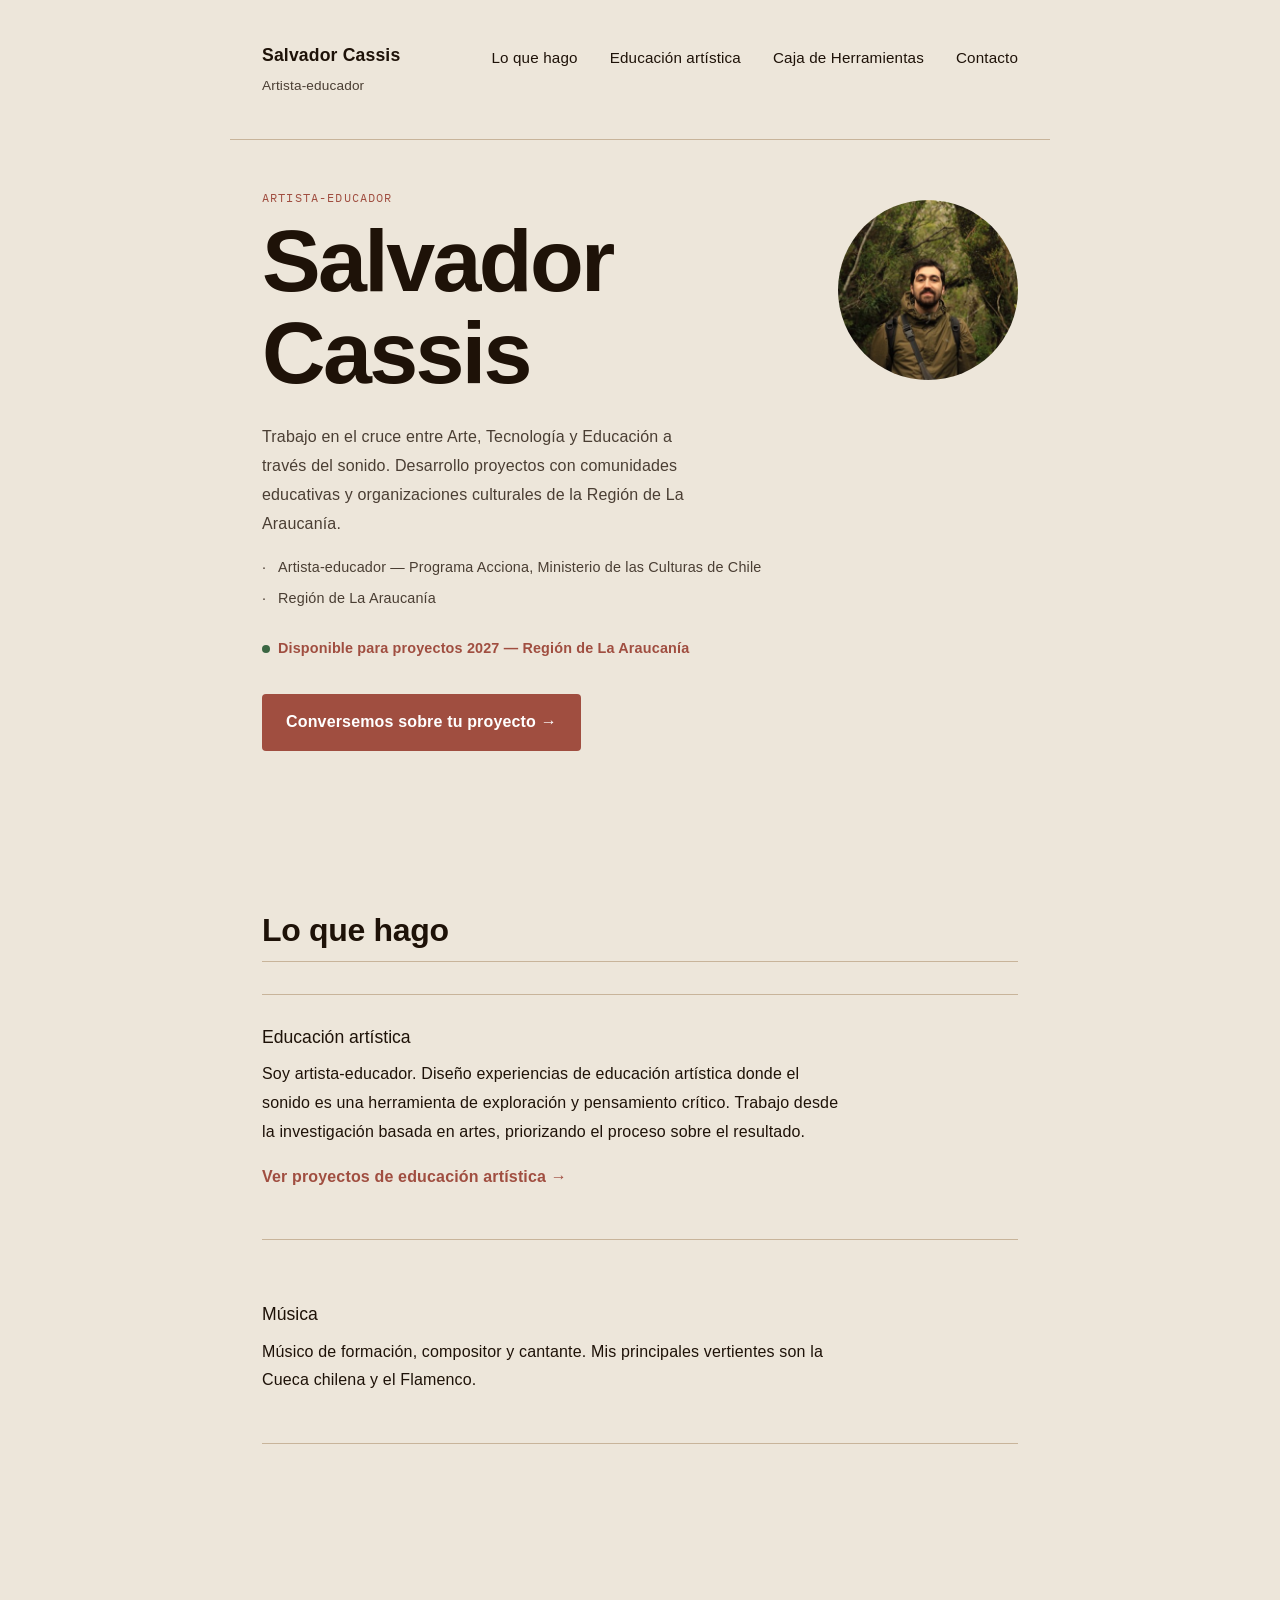
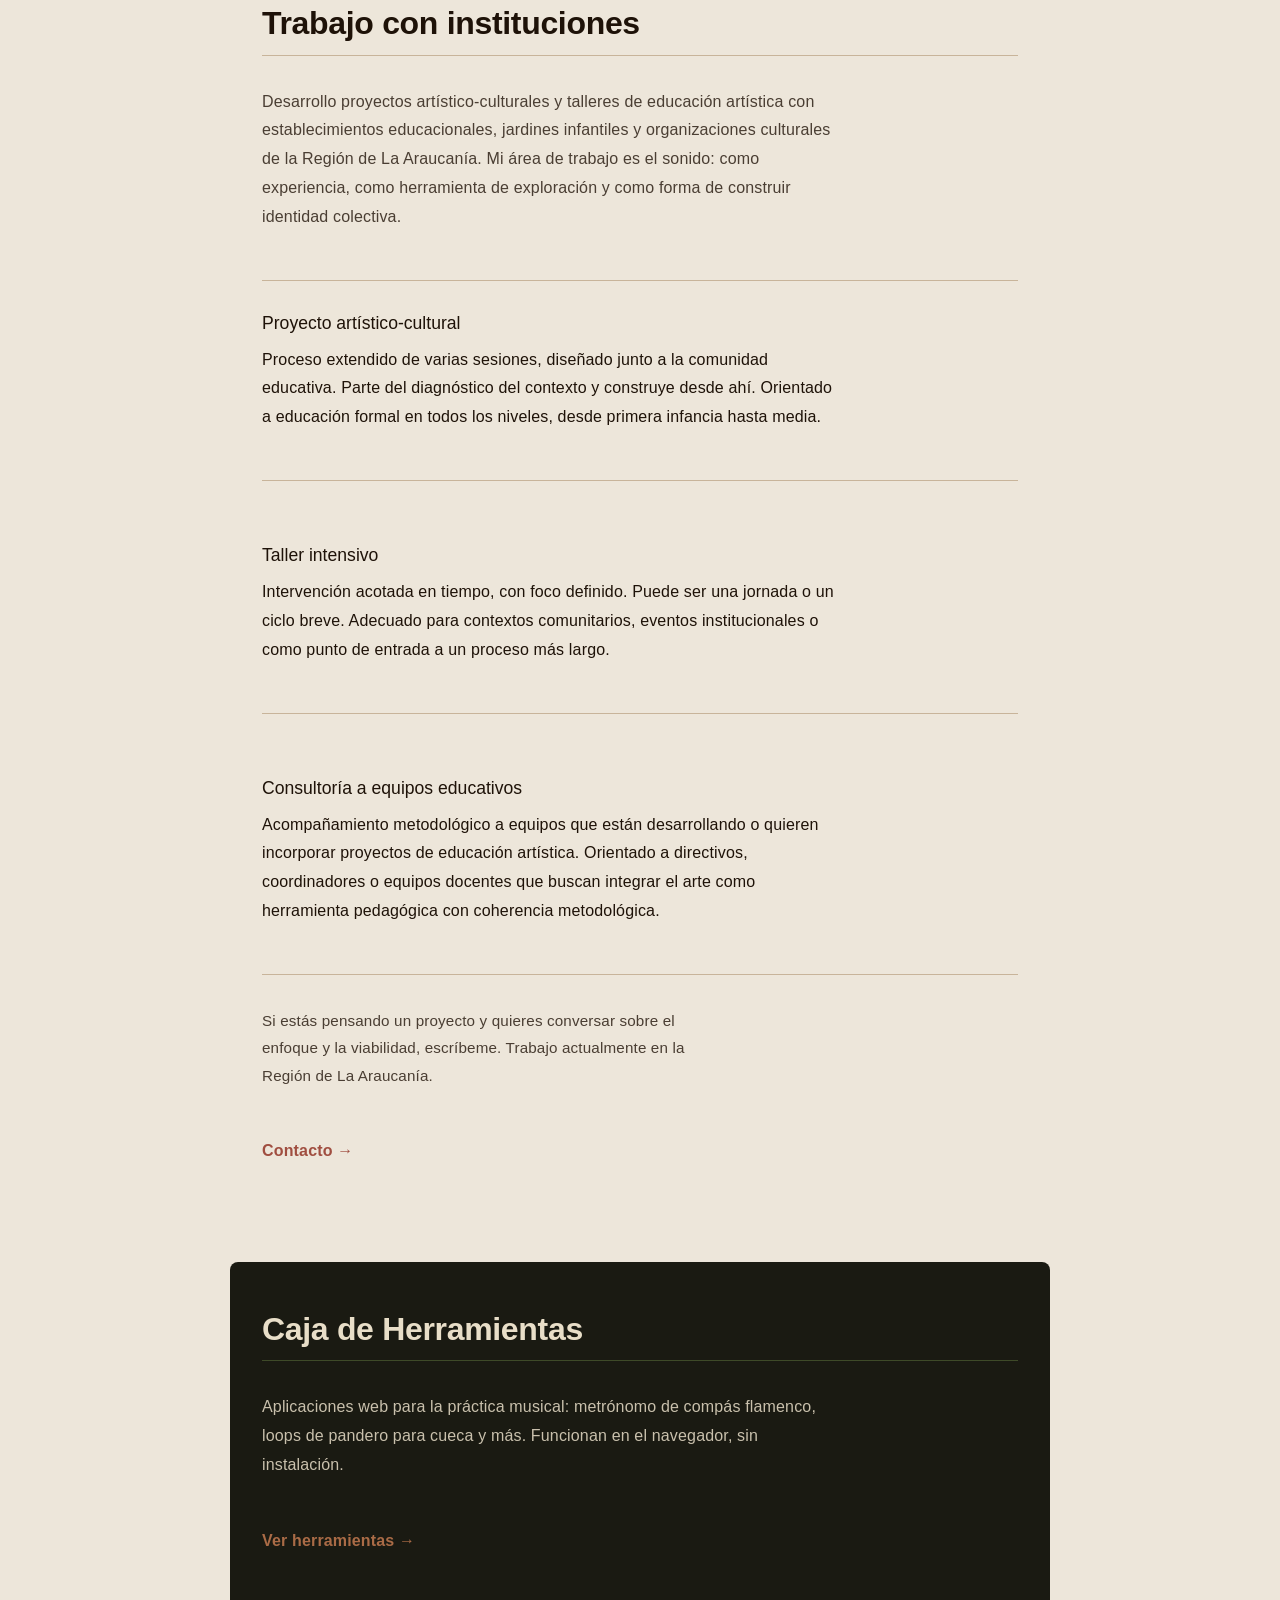
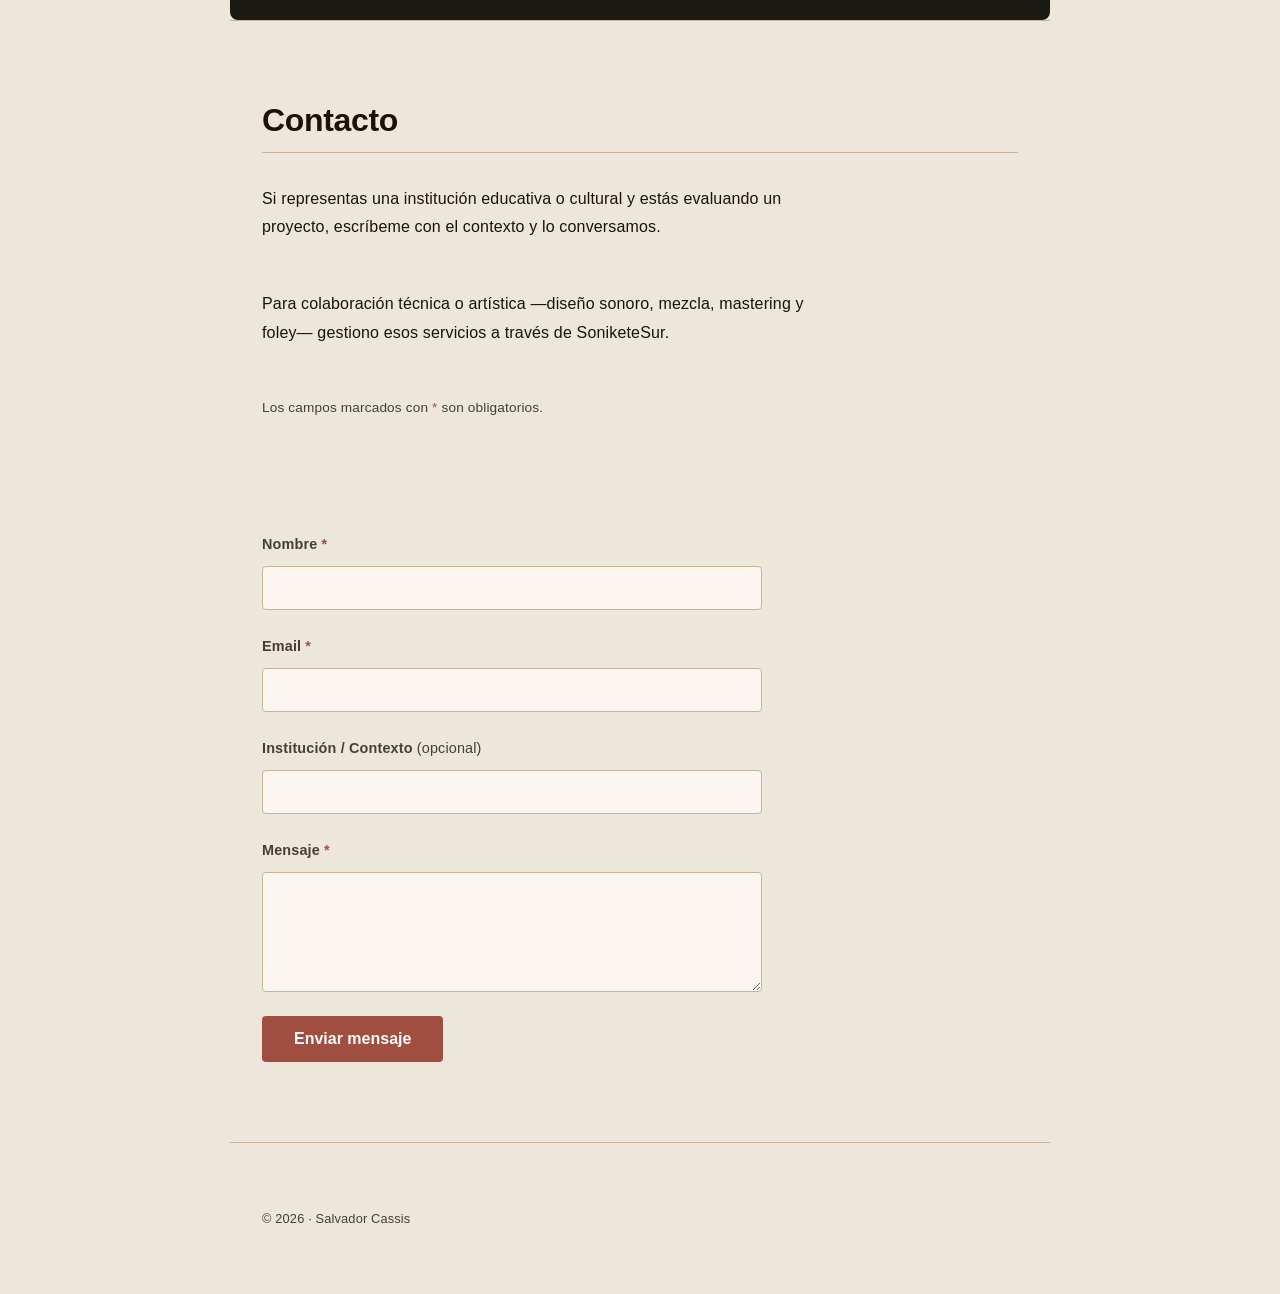
<file: index.html>
<!DOCTYPE html>
<html lang="es">
<head>
  <meta charset="UTF-8">
  <meta name="viewport" content="width=device-width, initial-scale=1.0">
  <title>Salvador Cassis — Artista-educador</title>
  <meta name="description" content="Artista-educador. Desarrollo proyectos artístico-culturales y talleres de educación artística con establecimientos educacionales y organizaciones culturales de la Región de La Araucanía.">
  <!-- Open Graph -->
  <meta property="og:title" content="Salvador Cassis — Artista-educador">
  <meta property="og:description" content="Desarrollo proyectos artístico-culturales y talleres de educación artística con establecimientos educacionales y organizaciones culturales de la Región de La Araucanía.">
  <meta property="og:image" content="https://salvadorcassis.com/images/retrato.jpg">
  <meta property="og:url" content="https://salvadorcassis.com">
  <meta property="og:type" content="website">
  <meta property="og:locale" content="es_CL">
  <link rel="canonical" href="https://salvadorcassis.com">
  <link rel="icon" href="data:image/svg+xml,<svg xmlns='http://www.w3.org/2000/svg' viewBox='0 0 100 100'><text y='.9em' font-size='90'>♪</text></svg>">
  <link rel="preconnect" href="https://fonts.googleapis.com">
  <link rel="preconnect" href="https://fonts.gstatic.com" crossorigin>
  <link href="https://fonts.googleapis.com/css2?family=Strichpunkt+Sans:wght@400;500;600;700&family=IBM+Plex+Mono:ital,wght@0,400;1,400&display=swap" rel="stylesheet">
  <link rel="stylesheet" href="style.css">
  <style>
    body { transition: background-color 0.8s ease; }
  </style>
  <script type="application/ld+json">
  {
    "@context": "https://schema.org",
    "@type": "Person",
    "name": "Salvador Cassis",
    "jobTitle": "Artista-educador",
    "url": "https://salvadorcassis.com",
    "description": "Artista-educador. Desarrollo proyectos artístico-culturales y talleres de educación artística con establecimientos educacionales y organizaciones culturales de la Región de La Araucanía.",
    "image": "https://salvadorcassis.com/images/retrato.jpg",
    "address": {
      "@type": "PostalAddress",
      "addressRegion": "La Araucanía",
      "addressCountry": "CL"
    },
    "sameAs": [
      "https://salvadorcassis.com"
    ]
  }
  </script>
</head>

<body>

  <a href="#contenido" class="skip-link">Saltar al contenido</a>

  <!-- HEADER -->
  <header>
    <div class="header-inner">
      <div class="header-title">
        <a href="#hero" class="site-name">Salvador Cassis</a>
        <p class="site-tagline">Artista-educador</p>
      </div>

      <button type="button" class="menu-toggle" aria-label="Menú" aria-expanded="false" aria-controls="main-nav">
        <span></span>
      </button>

      <nav id="main-nav" aria-label="Navegación principal">
        <ul>
          <li><a href="#practica">Lo que hago</a></li>
          <li><a href="/educacion-artistica/">Educación artística</a></li>
          <li><a href="/lab">Caja de Herramientas</a></li>
          <li><a href="#contacto">Contacto</a></li>
        </ul>
      </nav>
    </div>
  </header>

  <!-- MAIN -->
  <main id="contenido">

    <!-- HERO -->
    <section id="hero" data-bg="#EDE6DA">
      <div class="hero-text">
        <p class="hero-label">Artista-educador</p>
        <h1>Salvador Cassis</h1>
        <p class="hero-description">
          Trabajo en el cruce entre Arte, Tecnología y Educación a través del sonido. Desarrollo proyectos con comunidades educativas y organizaciones culturales de la Región de La Araucanía.
        </p>
        <ul class="hero-credentials">
          <li>Artista-educador — Programa Acciona, Ministerio de las Culturas de Chile</li>
          <li>Región de La Araucanía</li>
        </ul>
        <p class="hero-availability">Disponible para proyectos 2027 — Región de La Araucanía</p>
        <a href="#contacto" class="hero-cta">Conversemos sobre tu proyecto →</a>
      </div>
      <div class="hero-visual">
        <img src="images/retrato.jpg" alt="Salvador Cassis" class="hero-portrait" width="280" height="280" fetchpriority="high">
      </div>
    </section>

    <!-- LO QUE HAGO -->
    <section id="practica" data-bg="#E2D9CA">
      <h2>Lo que hago</h2>

      <article>
        <h3>Educación artística</h3>
        <p>
          Soy artista-educador. Diseño experiencias de educación artística donde el sonido es una herramienta de exploración y pensamiento crítico. Trabajo desde la investigación basada en artes, priorizando el proceso sobre el resultado.
        </p>
        <p><a href="/educacion-artistica/" class="cta-link">Ver proyectos de educación artística →</a></p>
      </article>

      <article>
        <h3>Música</h3>
        <p>
          Músico de formación, compositor y cantante. Mis principales vertientes son la Cueca chilena y el Flamenco.
        </p>
      </article>

    </section>

    <!-- TRABAJO CON INSTITUCIONES -->
    <section id="instituciones" data-bg="#EDE6DA">
      <h2>Trabajo con instituciones</h2>

      <p class="section-intro">
        Desarrollo proyectos artístico-culturales y talleres de educación artística con establecimientos educacionales, jardines infantiles y organizaciones culturales de la Región de La Araucanía. Mi área de trabajo es el sonido: como experiencia, como herramienta de exploración y como forma de construir identidad colectiva.
      </p>

      <article>
        <h3>Proyecto artístico-cultural</h3>
        <p>
          Proceso extendido de varias sesiones, diseñado junto a la comunidad educativa. Parte del diagnóstico del contexto y construye desde ahí. Orientado a educación formal en todos los niveles, desde primera infancia hasta media.
        </p>
      </article>

      <article>
        <h3>Taller intensivo</h3>
        <p>
          Intervención acotada en tiempo, con foco definido. Puede ser una jornada o un ciclo breve. Adecuado para contextos comunitarios, eventos institucionales o como punto de entrada a un proceso más largo.
        </p>
      </article>

      <article>
        <h3>Consultoría a equipos educativos</h3>
        <p>
          Acompañamiento metodológico a equipos que están desarrollando o quieren incorporar proyectos de educación artística. Orientado a directivos, coordinadores o equipos docentes que buscan integrar el arte como herramienta pedagógica con coherencia metodológica.
        </p>
      </article>

      <p class="section-cta">
        Si estás pensando un proyecto y quieres conversar sobre el enfoque y la viabilidad, escríbeme. Trabajo actualmente en la Región de La Araucanía.
      </p>
      <p><a href="#contacto" class="cta-link">Contacto →</a></p>
    </section>

    <!-- CAJA DE HERRAMIENTAS -->
    <section id="lab-callout" class="callout" data-bg="#1A1A12">
      <h2>Caja de Herramientas</h2>
      <p>
        Aplicaciones web para la práctica musical: metrónomo de compás flamenco, loops de pandero para cueca y más. Funcionan en el navegador, sin instalación.
      </p>
      <p><a href="/lab" class="cta-link">Ver herramientas →</a></p>
    </section>

    <!-- CONTACTO -->
    <section id="contacto" data-bg="#EDE6DA">
      <h2>Contacto</h2>
      <p>
        Si representas una institución educativa o cultural y estás evaluando un proyecto, escríbeme con el contexto y lo conversamos.
      </p>
      <p>
        Para colaboración técnica o artística —diseño sonoro, mezcla, mastering y foley— gestiono esos servicios a través de <a href="https://soniketesur.com" target="_blank" rel="noopener noreferrer">SoniketeSur</a>.
      </p>
      <p class="form-note">Los campos marcados con <span aria-hidden="true" class="required-mark">*</span> son obligatorios.</p>
      <div role="status" aria-live="polite" id="form-status"></div>
      <form action="https://api.web3forms.com/submit" method="POST" class="contact-form">
        <input type="hidden" name="access_key" value="865db929-b759-41d5-b3eb-de1a8b7e60d1">
        <input type="hidden" name="subject" value="Nuevo mensaje desde salvadorcassis.com">
        <!-- Honeypot anti-spam (Web3Forms): los humanos no lo ven; si un bot lo marca, se descarta el envío -->
        <input type="checkbox" name="botcheck" class="honeypot" tabindex="-1" aria-hidden="true">

        <div class="form-group">
          <label for="nombre">Nombre <span aria-hidden="true" class="required-mark">*</span></label>
          <input type="text" id="nombre" name="nombre" required aria-required="true">
        </div>

        <div class="form-group">
          <label for="email">Email <span aria-hidden="true" class="required-mark">*</span></label>
          <input type="email" id="email" name="email" required aria-required="true">
        </div>

        <div class="form-group">
          <label for="institucion">Institución / Contexto <span class="label-optional">(opcional)</span></label>
          <input type="text" id="institucion" name="institucion">
        </div>

        <div class="form-group">
          <label for="mensaje">Mensaje <span aria-hidden="true" class="required-mark">*</span></label>
          <textarea id="mensaje" name="mensaje" rows="5" required aria-required="true"></textarea>
        </div>

        <button type="submit">Enviar mensaje</button>
      </form>
    </section>


  </main>

  <!-- FOOTER -->
  <footer>
    <p>© 2026 · Salvador Cassis</p>
  </footer>

  <script>
    const menuToggle = document.querySelector('.menu-toggle');
    const nav = document.querySelector('#main-nav');

    menuToggle.addEventListener('click', () => {
      const expanded = menuToggle.getAttribute('aria-expanded') === 'true';
      menuToggle.setAttribute('aria-expanded', String(!expanded));
      nav.classList.toggle('active');
    });

    document.querySelectorAll('#main-nav a').forEach(link => {
      link.addEventListener('click', () => {
        if (nav.classList.contains('active')) {
          menuToggle.setAttribute('aria-expanded', 'false');
          nav.classList.remove('active');
        }
      });
    });

    const bgObserver = new IntersectionObserver((entries) => {
      entries.forEach(entry => {
        if (entry.isIntersecting) {
          document.body.style.backgroundColor = entry.target.dataset.bg;
        }
      });
    }, { rootMargin: '-40% 0px -40% 0px', threshold: 0 });

    document.querySelectorAll('section[data-bg]').forEach(s => bgObserver.observe(s));

    const form = document.querySelector('.contact-form');
    const formStatus = document.getElementById('form-status');
    form.addEventListener('submit', async (e) => {
      e.preventDefault();
      const btn = form.querySelector('button[type="submit"]');
      btn.disabled = true;
      btn.textContent = 'Enviando…';
      formStatus.innerHTML = '';

      try {
        const res = await fetch('https://api.web3forms.com/submit', {
          method: 'POST',
          body: new FormData(form)
        });
        const data = await res.json();
        if (data.success) {
          formStatus.innerHTML = '<p class="form-feedback form-feedback--ok">Mensaje enviado. Te respondo pronto.</p>';
          form.reset();
          btn.disabled = false;
          btn.textContent = 'Enviar mensaje';
        } else {
          throw new Error();
        }
      } catch {
        formStatus.innerHTML = '<p class="form-feedback form-feedback--err">Hubo un error al enviar. Intenta de nuevo o escríbeme directo.</p>';
        btn.disabled = false;
        btn.textContent = 'Enviar mensaje';
      }
    });
  </script>

</body>
</html>
</file>
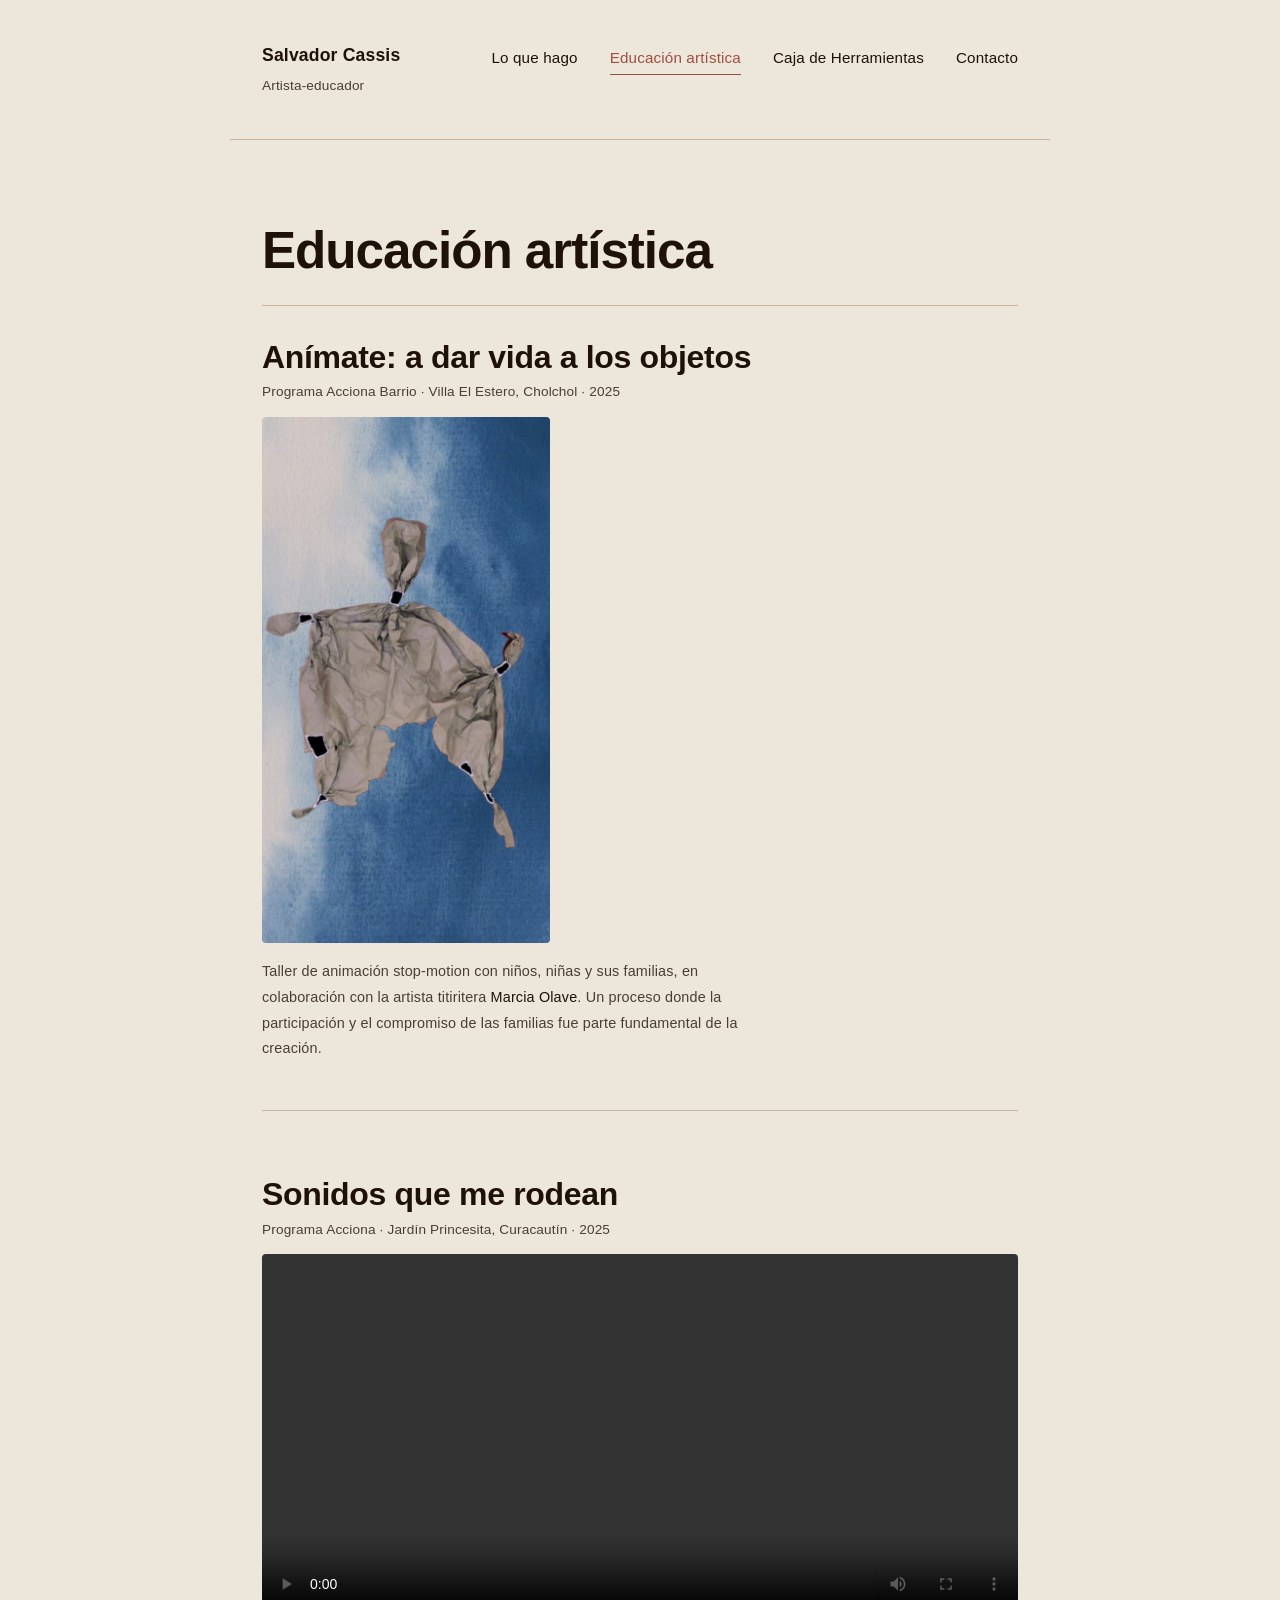
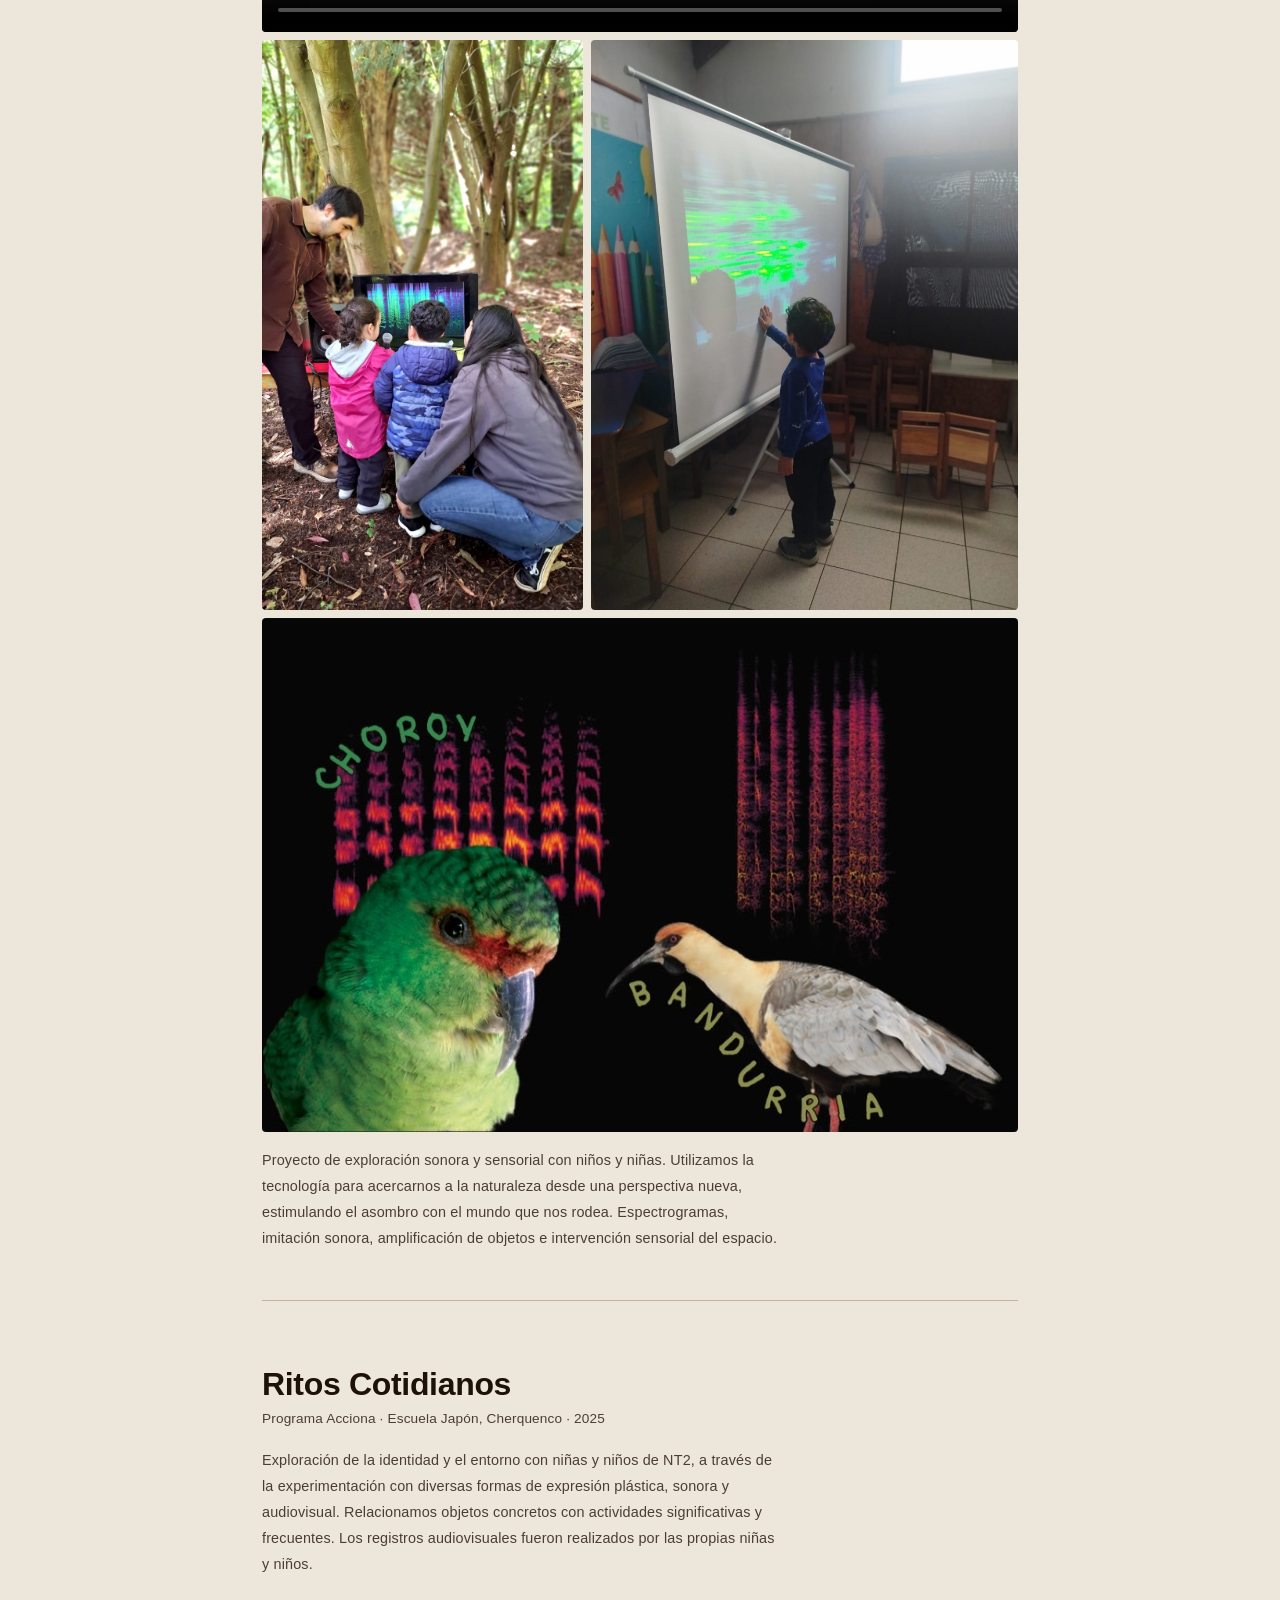
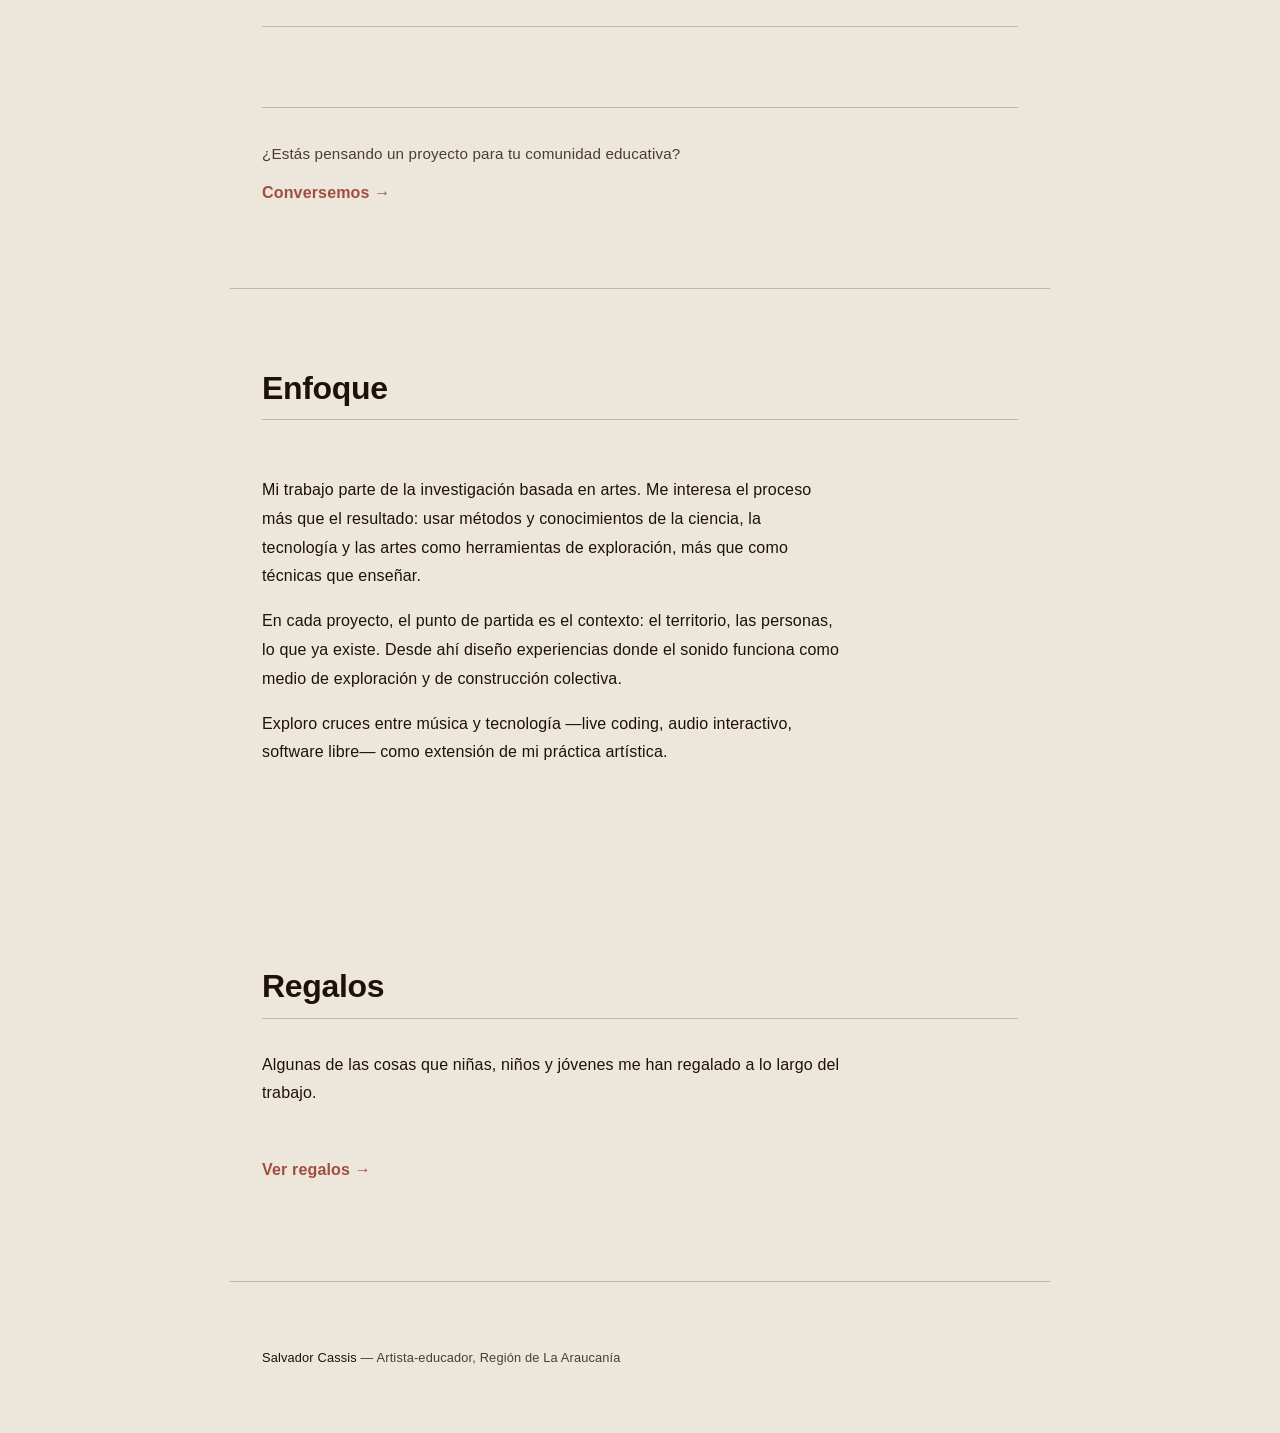
<file: educacion-artistica/index.html>
<!DOCTYPE html>
<html lang="es">
<head>
  <meta charset="UTF-8">
  <meta name="viewport" content="width=device-width, initial-scale=1.0">
  <title>Educación artística — Salvador Cassis</title>
  <meta name="description" content="Portfolio de educación artística de Salvador Cassis. Proyectos desarrollados con comunidades educativas de la Región de La Araucanía: Anímate, Sonidos que me rodean y Ritos Cotidianos.">
  <!-- Open Graph -->
  <meta property="og:title" content="Educación artística — Salvador Cassis">
  <meta property="og:description" content="Proyectos de educación artística con comunidades educativas de la Región de La Araucanía: Anímate, Sonidos que me rodean y Ritos Cotidianos.">
  <meta property="og:url" content="https://salvadorcassis.com/educacion-artistica/">
  <meta property="og:image" content="https://salvadorcassis.com/images/sonidos-bosque.jpg">
  <meta property="og:type" content="website">
  <meta property="og:locale" content="es_CL">
  <link rel="canonical" href="https://salvadorcassis.com/educacion-artistica/">
  <link rel="icon" href="data:image/svg+xml,<svg xmlns='http://www.w3.org/2000/svg' viewBox='0 0 100 100'><text y='.9em' font-size='90'>♪</text></svg>">
  <link rel="preconnect" href="https://fonts.googleapis.com">
  <link rel="preconnect" href="https://fonts.gstatic.com" crossorigin>
  <link href="https://fonts.googleapis.com/css2?family=Strichpunkt+Sans:wght@400;500;600;700&family=IBM+Plex+Mono:ital,wght@0,400;1,400&display=swap" rel="stylesheet">
  <link rel="stylesheet" href="../style.css">
  <script type="application/ld+json">
  {
    "@context": "https://schema.org",
    "@type": "CollectionPage",
    "name": "Educación artística — Salvador Cassis",
    "description": "Portfolio de proyectos de educación artística desarrollados con comunidades educativas de la Región de La Araucanía.",
    "url": "https://salvadorcassis.com/educacion-artistica/",
    "inLanguage": "es-CL",
    "author": {
      "@type": "Person",
      "name": "Salvador Cassis",
      "jobTitle": "Artista-educador",
      "url": "https://salvadorcassis.com"
    },
    "hasPart": [
      {
        "@type": "CreativeWork",
        "name": "Anímate: a dar vida a los objetos",
        "description": "Taller de animación stop-motion con niños, niñas y sus familias, en colaboración con la artista titiritera Marcia Olave.",
        "url": "https://salvadorcassis.com/educacion-artistica/#animate",
        "dateCreated": "2025",
        "locationCreated": { "@type": "Place", "name": "Villa El Estero, Cholchol" }
      },
      {
        "@type": "CreativeWork",
        "name": "Sonidos que me rodean",
        "description": "Proyecto de exploración sonora y sensorial con niños y niñas. Espectrogramas, imitación sonora, amplificación de objetos e intervención sensorial del espacio.",
        "url": "https://salvadorcassis.com/educacion-artistica/#sonidos-que-me-rodean",
        "dateCreated": "2025",
        "image": "https://salvadorcassis.com/images/sonidos-bosque.jpg",
        "locationCreated": { "@type": "Place", "name": "Jardín Princesita, Curacautín" }
      },
      {
        "@type": "CreativeWork",
        "name": "Ritos Cotidianos",
        "description": "Exploración de la identidad y el entorno con niñas y niños de NT2, a través de la experimentación con diversas formas de expresión plástica, sonora y audiovisual.",
        "url": "https://salvadorcassis.com/educacion-artistica/#ritos-cotidianos",
        "dateCreated": "2025",
        "locationCreated": { "@type": "Place", "name": "Escuela Japón, Cherquenco" }
      }
    ]
  }
  </script>
</head>

<body>

  <a href="#contenido" class="skip-link">Saltar al contenido</a>

  <!-- HEADER -->
  <header>
    <div class="header-inner">
      <div class="header-title">
        <a href="/" class="site-name">Salvador Cassis</a>
        <p class="site-tagline">Artista-educador</p>
      </div>

      <button type="button" class="menu-toggle" aria-label="Menú" aria-expanded="false" aria-controls="main-nav">
        <span></span>
      </button>

      <nav id="main-nav" aria-label="Navegación principal">
        <ul>
          <li><a href="/#practica">Lo que hago</a></li>
          <li><a href="/educacion-artistica/" aria-current="page">Educación artística</a></li>
          <li><a href="/lab">Caja de Herramientas</a></li>
          <li><a href="/#contacto">Contacto</a></li>
        </ul>
      </nav>
    </div>
  </header>

  <!-- MAIN -->
  <main id="contenido">

    <!-- PROYECTOS -->
    <section id="proyectos">
      <h1>Educación artística</h1>

      <article id="animate">
        <h2>Anímate: a dar vida a los objetos</h2>
        <p class="project-context">Programa Acciona Barrio · Villa El Estero, Cholchol · 2025</p>
        <div class="project-gallery project-gallery--animate">
          <video class="gallery-fill" src="../images/MonoQueSaluda-3.mp4" poster="../images/MonoQueSaluda-3-poster.jpg" width="607" height="1080" loop muted playsinline preload="metadata" role="img" aria-label="Animación stop-motion de un mono de peluche saludando"></video>
          <iframe src="https://player.vimeo.com/video/1105830814?h=977e0005b6" width="640" height="360" allow="autoplay; fullscreen; picture-in-picture" allowfullscreen loading="lazy" title="Animación stop-motion — Villa El Estero"></iframe>
          <iframe src="https://player.vimeo.com/video/1105830874?h=694ea94994" width="640" height="360" allow="autoplay; fullscreen; picture-in-picture" allowfullscreen loading="lazy" title="Animación stop-motion — Villa El Estero (2)"></iframe>
        </div>
        <p class="project-caption">
          Taller de animación stop-motion con niños, niñas y sus familias, en colaboración con la artista titiritera <a href="https://www.instagram.com/manosrevueltas/?hl=es" target="_blank" rel="noopener noreferrer">Marcia Olave</a>. Un proceso donde la participación y el compromiso de las familias fue parte fundamental de la creación.
        </p>
      </article>

      <article id="sonidos-que-me-rodean">
        <h2>Sonidos que me rodean</h2>
        <p class="project-context">Programa Acciona · Jardín Princesita, Curacautín · 2025</p>
        <div class="project-gallery project-gallery--sonidos">
          <video class="gallery-wide" src="../images/sonidos-plaza.mp4" controls preload="metadata" playsinline width="820" height="462" aria-label="Niños amplificando sonidos de un juego en la plaza"></video>
          <img class="gallery-fill" src="../images/sonidos-bosque.jpg" alt="Niños y niñas explorando espectrogramas de sonido en el bosque" width="820" height="1457" loading="lazy">
          <img src="../images/sonidos-proceso.jpg" alt="Niño explorando un espectrograma proyectado en la sala" width="820" height="1093" loading="lazy">
          <img class="gallery-wide" src="../images/sonidos-aves.jpg" alt="Espectrogramas de aves locales: Choroy y Bandurria, con la visualización de sus cantos" width="820" height="558" loading="lazy">
        </div>
        <p class="project-caption">
          Proyecto de exploración sonora y sensorial con niños y niñas. Utilizamos la tecnología para acercarnos a la naturaleza desde una perspectiva nueva, estimulando el asombro con el mundo que nos rodea. Espectrogramas, imitación sonora, amplificación de objetos e intervención sensorial del espacio.
        </p>
      </article>

      <article id="ritos-cotidianos">
        <h2>Ritos Cotidianos</h2>
        <p class="project-context">Programa Acciona · Escuela Japón, Cherquenco · 2025</p>
        <!-- Galería pendiente — material disponible próximamente -->
        <p class="project-caption">
          Exploración de la identidad y el entorno con niñas y niños de NT2, a través de la experimentación con diversas formas de expresión plástica, sonora y audiovisual. Relacionamos objetos concretos con actividades significativas y frecuentes. Los registros audiovisuales fueron realizados por las propias niñas y niños.
        </p>
      </article>

      <div class="project-cta">
        <p>¿Estás pensando un proyecto para tu comunidad educativa?</p>
        <a href="/#contacto" class="cta-link">Conversemos →</a>
      </div>
    </section>

    <!-- ENFOQUE -->
    <section id="enfoque">
      <h2>Enfoque</h2>

      <article>
        <p>
          Mi trabajo parte de la investigación basada en artes. Me interesa el proceso más que el resultado: usar métodos y conocimientos de la ciencia, la tecnología y las artes como herramientas de exploración, más que como técnicas que enseñar.
        </p>
        <p>
          En cada proyecto, el punto de partida es el contexto: el territorio, las personas, lo que ya existe. Desde ahí diseño experiencias donde el sonido funciona como medio de exploración y de construcción colectiva.
        </p>
        <p>
          Exploro cruces entre música y tecnología —live coding, audio interactivo, software libre— como extensión de mi práctica artística.
        </p>
      </article>
    </section>

    <!-- REGALOS -->
    <section id="regalos-callout">
      <h2>Regalos</h2>
      <p>
        Algunas de las cosas que niñas, niños y jóvenes me han regalado a lo largo del trabajo.
      </p>
      <p><a href="/regalos/" class="cta-link">Ver regalos →</a></p>
    </section>

  </main>

  <!-- FOOTER -->
  <footer>
    <p>
      <a href="/">Salvador Cassis</a> — Artista-educador, Región de La Araucanía
    </p>
  </footer>

  <script>
    const toggle = document.querySelector('.menu-toggle');
    const nav = document.querySelector('#main-nav');
    if (toggle && nav) {
      toggle.addEventListener('click', () => {
        const expanded = toggle.getAttribute('aria-expanded') === 'true';
        toggle.setAttribute('aria-expanded', String(!expanded));
        nav.classList.toggle('active');
      });

      nav.querySelectorAll('a').forEach(link => {
        link.addEventListener('click', () => {
          if (nav.classList.contains('active')) {
            toggle.setAttribute('aria-expanded', 'false');
            nav.classList.remove('active');
          }
        });
      });
    }

    /* Animación stop-motion: se comporta como el GIF que reemplazó — arranca
       sola y sin controles a la vista. Solo si el usuario pidió menos movimiento
       se queda quieta, y ahí sí aparecen los controles para verla a voluntad.
       El play va por JS y no como atributo autoplay para no romper la validación. */
    document.querySelectorAll('.project-gallery video[loop]').forEach(video => {
      if (window.matchMedia('(prefers-reduced-motion: reduce)').matches) {
        video.setAttribute('controls', '');
        video.removeAttribute('role');
      } else {
        video.play().catch(() => {
          /* Si el navegador bloquea la reproducción, queda el poster. */
        });
      }
    });
  </script>

</body>
</html>
</file>
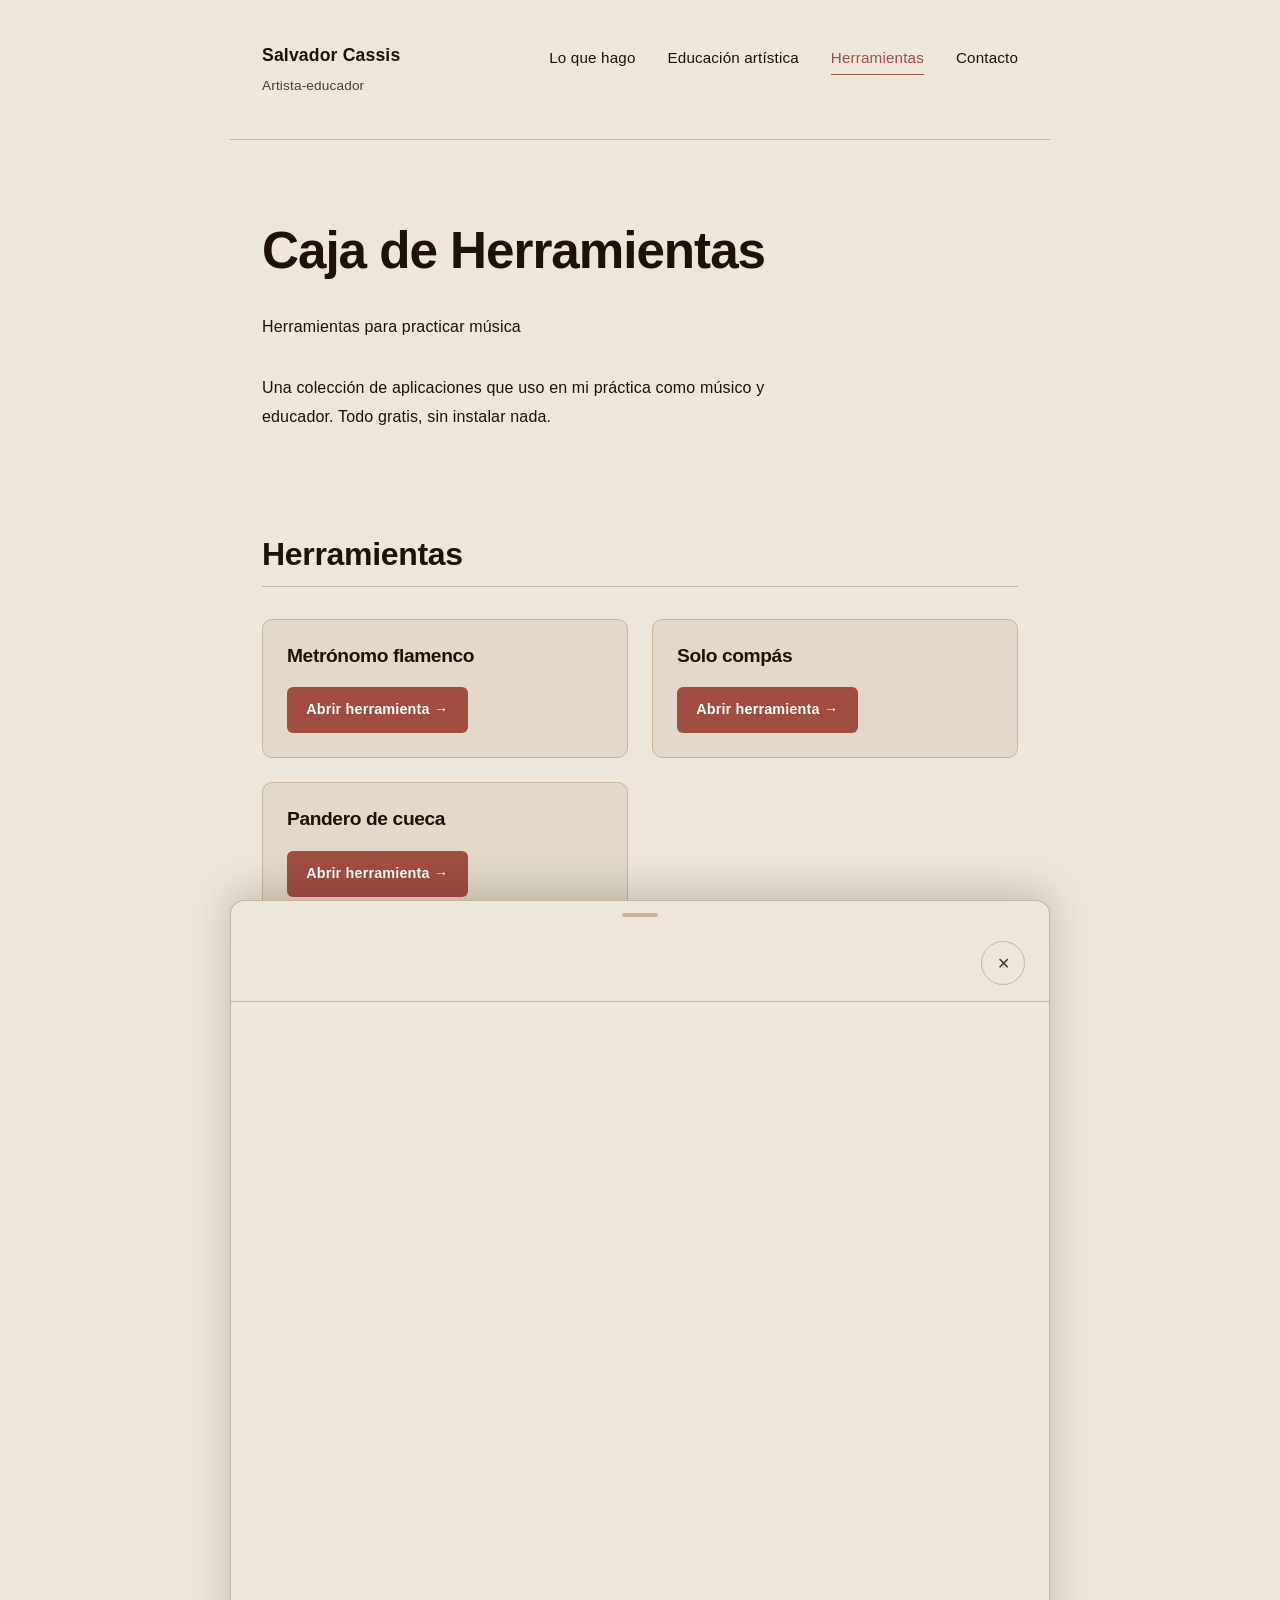
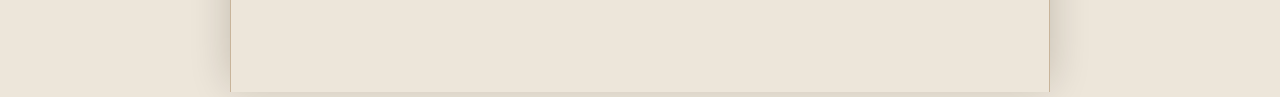
<file: lab/index.html>
<!DOCTYPE html>
<html lang="es">
<head>
  <meta charset="UTF-8">
  <meta name="viewport" content="width=device-width, initial-scale=1.0">
  <title>Caja de Herramientas — Salvador Cassis</title>
  <meta name="description" content="Herramientas musicales para la práctica. Funcionan en el navegador, sin instalación: metrónomo de compás flamenco, loops de pandero para cueca y más.">
  <meta property="og:title" content="Caja de Herramientas — Salvador Cassis">
  <meta property="og:description" content="Herramientas musicales para la práctica. Funcionan en el navegador, sin instalación: metrónomo de compás flamenco, loops de pandero para cueca y más.">
  <meta property="og:type" content="website">
  <meta property="og:url" content="https://salvadorcassis.com/lab/">
  <meta name="twitter:card" content="summary">
  <link rel="canonical" href="https://salvadorcassis.com/lab/">
  <link rel="icon" href="data:image/svg+xml,<svg xmlns='http://www.w3.org/2000/svg' viewBox='0 0 100 100'><text y='.9em' font-size='90'>♪</text></svg>">
  <link rel="preconnect" href="https://fonts.googleapis.com">
  <link rel="preconnect" href="https://fonts.gstatic.com" crossorigin>
  <link href="https://fonts.googleapis.com/css2?family=Strichpunkt+Sans:wght@400;500;600;700&family=IBM+Plex+Mono:ital,wght@0,400;1,400&family=Space+Mono:wght@400;700&display=swap" rel="stylesheet">
  <link rel="stylesheet" href="../style.css">
  <style>

    /* === GRID DE TARJETAS === */

    .tool-grid {
      display: grid;
      grid-template-columns: 1fr;
      gap: 1.5rem;
      margin-top: 0;
    }

    @media (min-width: 560px) {
      .tool-grid {
        grid-template-columns: repeat(2, 1fr);
      }
    }

    /* === TARJETA === */

    .tool-card {
      border: 1.5px solid var(--color-border);
      border-radius: 10px;
      background-color: var(--color-surface);
      display: flex;
      flex-direction: column;
      overflow: hidden;
      position: relative;
      cursor: pointer;
      transition: border-color 0.2s ease, box-shadow 0.2s ease, transform 0.2s ease;
    }

    .tool-card:hover {
      border-color: var(--color-accent);
      box-shadow: var(--shadow-card-hover);
      transform: translateY(-3px);
    }

    /* Botón invisible que cubre toda la tarjeta */
    .card-trigger {
      position: absolute;
      inset: 0;
      background: none;
      border: none;
      cursor: pointer;
      border-radius: inherit;
      z-index: 1;
    }

    .card-trigger:focus-visible {
      outline: 2px solid var(--color-accent);
      outline-offset: -3px;
      border-radius: 10px;
    }

    /* El contenido visual queda encima del botón */
    .tool-visual,
    .tool-body {
      position: relative;
      z-index: 2;
      pointer-events: none;
    }

    /* === CUERPO DE LA TARJETA === */

    .tool-body {
      padding: 1.5rem;
      display: flex;
      flex-direction: column;
      gap: 0.75rem;
      flex-grow: 1;
    }

    .tool-tags {
      display: flex;
      align-items: center;
      gap: 0.5rem;
      flex-wrap: wrap;
    }

    .tool-card h3 {
      font-family: var(--font-display);
      font-size: 1.2rem;
      font-weight: var(--fw-semibold);
      color: var(--color-text);
      margin-bottom: 0;
      letter-spacing: -0.02em;
    }

    .tool-description {
      font-size: 0.95rem;
      color: var(--color-text-muted);
      line-height: 1.65;
      flex-grow: 1;
      margin-bottom: 0;
      max-width: none;
    }

    /* CTA: solo visual, no interactivo (el trigger cubre toda la tarjeta) */
    .tool-cta-label {
      display: inline-flex;
      align-items: center;
      gap: 0.35rem;
      margin-top: 0.5rem;
      padding: 0.65rem 1.2rem;
      font-family: var(--font-body);
      font-size: 0.9rem;
      font-weight: var(--fw-semibold);
      color: #fff;
      background-color: var(--color-accent);
      border-radius: 6px;
      align-self: flex-start;
      transition: background-color 0.2s ease;
    }

    .tool-card:hover .tool-cta-label {
      background-color: var(--color-accent-hover);
    }

    /* === ETIQUETAS === */

    .tag {
      display: inline-block;
      font-size: 0.72rem;
      font-weight: var(--fw-bold);
      padding: 0.2rem 0.55rem;
      border-radius: 4px;
      letter-spacing: 0.04em;
      text-transform: uppercase;
      white-space: nowrap;
      background-color: var(--color-accent-ui);
      color: #fff;
    }

    .tag-experimental {
      background-color: var(--color-text-muted);
      color: var(--color-bg);
    }

    .tool-date {
      font-size: 0.78rem;
      color: var(--color-text-muted);
      font-family: var(--font-body);
    }

    /* === SECCIÓN LABORATORIO === */

    #laboratorio {
      padding-top: 3rem;
      border-top: 1px solid var(--color-border);
    }

    #laboratorio .tool-card {
      background-color: var(--color-bg);
    }

    /* === INTRO === */

    #intro {
      padding-bottom: 1.5rem;
    }

    #intro p {
      margin-bottom: 0;
    }



    /* ============================================================
       DRAWER (panel que sube desde abajo)
    ============================================================ */

    .tool-overlay {
      position: fixed;
      inset: 0;
      background-color: rgba(30, 18, 8, 0.45);
      z-index: 300;
      opacity: 0;
      pointer-events: none;
      transition: opacity 0.3s ease;
    }

    .tool-overlay.visible {
      opacity: 1;
      pointer-events: auto;
    }

    .tool-drawer {
      position: fixed;
      bottom: 0;
      left: 0;
      right: 0;
      /* en desktop, respetar max-width del body */
      max-width: var(--max-width);
      margin: 0 auto;
      height: 88dvh;
      background-color: var(--color-bg);
      border: 1.5px solid var(--color-border);
      border-bottom: none;
      border-radius: 14px 14px 0 0;
      z-index: 400;
      display: flex;
      flex-direction: column;
      transform: translateY(100%);
      transition: transform 0.38s cubic-bezier(0.32, 0.72, 0, 1);
      box-shadow: var(--shadow-drawer);
    }

    .tool-drawer.open {
      transform: translateY(0);
    }

    /* Barra de arrastre visual */
    .drawer-handle-bar {
      display: flex;
      justify-content: center;
      padding: 0.75rem 0 0.5rem;
      flex-shrink: 0;
      cursor: grab;
      touch-action: none;
    }

    .drawer-handle-bar:active {
      cursor: grabbing;
    }

    .drawer-handle-bar span {
      width: 36px;
      height: 4px;
      background-color: var(--color-border);
      border-radius: 2px;
    }

    /* Header del drawer */
    .drawer-header {
      display: flex;
      align-items: flex-start;
      justify-content: space-between;
      gap: 1rem;
      padding: 1rem 1.5rem 1rem;
      border-bottom: 1px solid var(--color-border);
      flex-shrink: 0;
    }

    .drawer-header-text {
      display: flex;
      flex-direction: column;
      gap: 0.3rem;
    }

    .drawer-title {
      font-family: var(--font-display);
      font-size: 1rem;
      font-weight: var(--fw-semibold);
      color: var(--color-text);
      letter-spacing: -0.01em;
    }

    .drawer-close {
      width: 44px;
      height: 44px;
      border-radius: 50%;
      border: 1.5px solid var(--color-border);
      background: none;
      color: var(--color-text-muted);
      font-size: 1rem;
      cursor: pointer;
      display: flex;
      align-items: center;
      justify-content: center;
      flex-shrink: 0;
      transition: border-color 0.15s, color 0.15s, background-color 0.15s;
    }

    .drawer-close:hover {
      border-color: var(--color-text);
      color: var(--color-text);
      background-color: var(--color-surface);
    }

    /* Iframe de la herramienta */
    .drawer-frame {
      width: 100%;
      flex-grow: 1;
      border: none;
      display: block;
    }

  </style>
</head>

<body>

  <a href="#contenido" class="skip-link">Saltar al contenido</a>

  <!-- HEADER -->
  <header>
    <div class="header-inner">
      <div class="header-title">
        <a href="/" class="site-name">Salvador Cassis</a>
        <p class="site-tagline">Artista-educador</p>
      </div>

      <button type="button" class="menu-toggle" aria-label="Menú" aria-expanded="false" aria-controls="main-nav">
        <span></span>
      </button>

      <nav id="main-nav" aria-label="Navegación principal">
        <ul>
          <li><a href="/#practica">Lo que hago</a></li>
          <li><a href="/educacion-artistica/">Educación artística</a></li>
          <li><a href="/lab/" aria-current="page">Herramientas</a></li>
          <li><a href="/#contacto">Contacto</a></li>
        </ul>
      </nav>
    </div>
  </header>

  <!-- MAIN -->
  <main id="contenido">

    <section id="intro">
      <h1>Caja de Herramientas</h1>
      <p class="hero-subtitle">Herramientas para practicar música</p>
      <p>Una colección de aplicaciones que uso en mi práctica como músico y educador. Todo gratis, sin instalar nada.</p>
    </section>

    <section id="herramientas">
      <h2>Herramientas</h2>
      <div class="tool-grid">

        <!-- METRÓNOMO FLAMENCO -->
        <article class="tool-card">
          <button type="button" class="card-trigger"
            data-src="./metronomo/"
            data-title="Metrónomo flamenco"
            aria-label="Abrir Metrónomo flamenco"
            aria-haspopup="dialog"
          ></button>

          <div class="tool-body">
            <h3>Metrónomo flamenco</h3>
            <span class="tool-cta-label" aria-hidden="true">Abrir herramienta →</span>
          </div>
        </article>

        <!-- SOLO COMPÁS -->
        <article class="tool-card">
          <button type="button" class="card-trigger"
            data-src="./solo-compas/"
            data-title="Solo compás"
            aria-label="Abrir Solo compás"
            aria-haspopup="dialog"
          ></button>

          <div class="tool-body">
            <h3>Solo compás</h3>
            <span class="tool-cta-label" aria-hidden="true">Abrir herramienta →</span>
          </div>
        </article>

        <!-- PANDERO DE CUECA -->
        <article class="tool-card">
          <button type="button" class="card-trigger"
            data-src="./pandero-web/bare.html"
            data-title="Pandero de cueca"
            aria-label="Abrir Pandero de cueca"
            aria-haspopup="dialog"
          ></button>

          <div class="tool-body">
            <h3>Pandero de cueca</h3>
            <span class="tool-cta-label" aria-hidden="true">Abrir herramienta →</span>
          </div>
        </article>

      </div>
    </section>

    <section id="laboratorio">
      <h2>Laboratorio</h2>
      <p>Exploración con código y sonido. Piezas experimentales, sin un uso práctico específico definido.</p>
      <div class="tool-grid">

        <!-- TANGOS 1 -->
        <article class="tool-card">
          <button type="button" class="card-trigger"
            data-src="./piezas/tangos-1/bare.html"
            data-title="Tangos 1"
            aria-label="Abrir Tangos 1"
            aria-haspopup="dialog"
          ></button>

          <div class="tool-body">
            <h3>Tangos 1</h3>
            <span class="tool-cta-label" aria-hidden="true">Abrir pieza →</span>
          </div>
        </article>

      </div>
    </section>

  </main>

  <footer>
    <p>Si quieres apoyar este trabajo, la mejor forma es compartiendo estas herramientas con otras personas. Cualquier sugerencia a <a href="mailto:hola@salvadorcassis.com">hola@salvadorcassis.com</a></p>
    <p>© 2026 · Salvador Cassis</p>
  </footer>

  <!-- OVERLAY oscuro detrás del drawer -->
  <div class="tool-overlay" id="toolOverlay" aria-hidden="true"></div>

  <!-- DRAWER: panel que sube desde abajo con la herramienta -->
  <div class="tool-drawer" id="toolDrawer" role="dialog" aria-modal="true" aria-labelledby="drawerTitle" hidden>
    <div class="drawer-handle-bar" aria-hidden="true"><span></span></div>
    <div class="drawer-header">
      <div class="drawer-header-text">
        <p class="drawer-title" id="drawerTitle"></p>
      </div>
      <button type="button" class="drawer-close" id="drawerClose" aria-label="Cerrar herramienta">✕</button>
    </div>
    <iframe
      class="drawer-frame"
      id="drawerFrame"
      title="Herramienta musical"
      allow="autoplay"
    ></iframe>
  </div>

  <script>
    /* --- Menú hamburguesa --- */
    const toggle = document.querySelector('.menu-toggle');
    const nav = document.querySelector('#main-nav');
    if (toggle && nav) {
      toggle.addEventListener('click', () => {
        const expanded = toggle.getAttribute('aria-expanded') === 'true';
        toggle.setAttribute('aria-expanded', String(!expanded));
        nav.classList.toggle('active');
      });
      nav.querySelectorAll('a').forEach(link => {
        link.addEventListener('click', () => {
          if (nav.classList.contains('active')) {
            toggle.setAttribute('aria-expanded', 'false');
            nav.classList.remove('active');
          }
        });
      });
    }

    /* --- Drawer --- */
    const drawer   = document.getElementById('toolDrawer');
    const overlay  = document.getElementById('toolOverlay');
    const frame    = document.getElementById('drawerFrame');
    const titleEl  = document.getElementById('drawerTitle');
    const closeBtn = document.getElementById('drawerClose');

    let lastTrigger = null;

    /* Elementos focusables dentro del drawer */
    function getFocusable() {
      return Array.from(drawer.querySelectorAll(
        'a[href], button:not([disabled]), [tabindex]:not([tabindex="-1"])'
      ));
    }

    /* Focus trap: mantiene el foco dentro del drawer mientras está abierto */
    function handleFocusTrap(e) {
      if (e.key !== 'Tab') return;
      const focusable = getFocusable();
      if (!focusable.length) return;
      const first = focusable[0];
      const last  = focusable[focusable.length - 1];
      if (e.shiftKey) {
        if (document.activeElement === first) { e.preventDefault(); last.focus(); }
      } else {
        if (document.activeElement === last)  { e.preventDefault(); first.focus(); }
      }
    }

    function openDrawer(src, title, trigger) {
      lastTrigger = trigger || null;
      titleEl.textContent = title;
      frame.src = src;
      drawer.hidden = false;
      /* limpiar cualquier transform/transition residual de un arrastre previo */
      drawer.style.transform = '';
      drawer.style.transition = '';
      /* ocultar el fondo a lectores de pantalla mientras el modal está abierto */
      document.querySelector('main').setAttribute('aria-hidden', 'true');
      document.querySelector('header').setAttribute('aria-hidden', 'true');
      /* doble rAF para que el navegador pinte `hidden=false` antes de la transición */
      requestAnimationFrame(() => requestAnimationFrame(() => {
        drawer.classList.add('open');
        overlay.classList.add('visible');
        document.body.style.overflow = 'hidden';
        closeBtn.focus();
        drawer.addEventListener('keydown', handleFocusTrap);
      }));
    }

    function closeDrawer() {
      drawer.classList.remove('open');
      overlay.classList.remove('visible');
      document.body.style.overflow = '';
      drawer.removeEventListener('keydown', handleFocusTrap);
      /* restaurar acceso al fondo para lectores de pantalla */
      document.querySelector('main').removeAttribute('aria-hidden');
      document.querySelector('header').removeAttribute('aria-hidden');
      /* devolver foco al trigger que abrió el drawer */
      if (lastTrigger) lastTrigger.focus();
      /* esperar que termine la transición antes de ocultar y limpiar iframe */
      drawer.addEventListener('transitionend', function onEnd() {
        drawer.hidden = true;
        frame.src = '';
        drawer.removeEventListener('transitionend', onEnd);
      });
    }

    document.querySelectorAll('.card-trigger').forEach(btn => {
      btn.addEventListener('click', () => {
        openDrawer(btn.dataset.src, btn.dataset.title, btn);
      });
    });

    closeBtn.addEventListener('click', closeDrawer);
    overlay.addEventListener('click', closeDrawer);
    document.addEventListener('keydown', e => {
      if (e.key === 'Escape' && drawer.classList.contains('open')) closeDrawer();
    });

    /* --- Arrastrar la barra hacia abajo para cerrar (bottom sheet) --- */
    const handleBar = drawer.querySelector('.drawer-handle-bar');
    const CLOSE_THRESHOLD = 110; /* px arrastrados para que cierre */
    let dragStartY = 0;
    let dragging = false;

    handleBar.addEventListener('pointerdown', (e) => {
      dragging = true;
      dragStartY = e.clientY;
      drawer.style.transition = 'none';       /* seguir el dedo sin lag */
      handleBar.setPointerCapture(e.pointerId);
    });

    handleBar.addEventListener('pointermove', (e) => {
      if (!dragging) return;
      const dy = Math.max(0, e.clientY - dragStartY); /* solo hacia abajo */
      drawer.style.transform = `translateY(${dy}px)`;
    });

    function endDrag(e) {
      if (!dragging) return;
      dragging = false;
      const dy = Math.max(0, e.clientY - dragStartY);
      drawer.style.transition = '';            /* restaurar animación */
      drawer.style.transform  = '';            /* volver a la posición de la clase */
      if (dy > CLOSE_THRESHOLD) closeDrawer();  /* pasa el umbral → cerrar */
    }

    handleBar.addEventListener('pointerup', endDrag);
    handleBar.addEventListener('pointercancel', endDrag);
  </script>

</body>
</html>
</file>
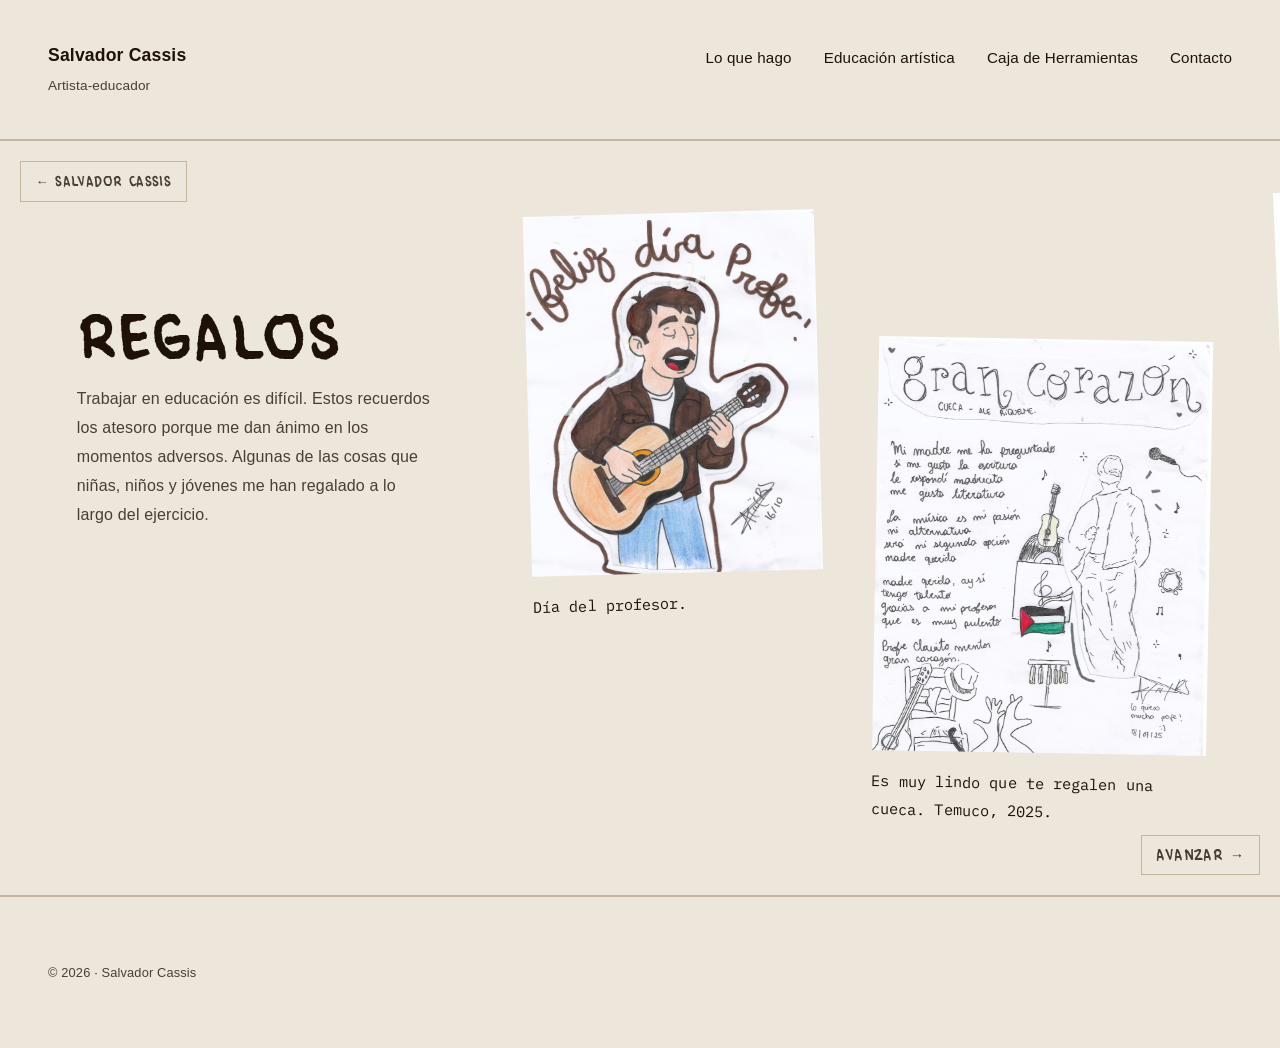
<file: regalos/index.html>
<!DOCTYPE html>
<html lang="es">
<head>
  <meta charset="UTF-8">
  <meta name="viewport" content="width=device-width, initial-scale=1.0">
  <title>Regalos — Salvador Cassis</title>
  <meta name="description" content="Algunas de las cosas que niñas, niños y jóvenes me han regalado a lo largo del trabajo.">
  <meta property="og:title" content="Regalos — Salvador Cassis">
  <meta property="og:description" content="Algunas de las cosas que niñas, niños y jóvenes me han regalado a lo largo del trabajo.">
  <meta property="og:url" content="https://salvadorcassis.com/regalos/">
  <meta property="og:type" content="article">
  <meta property="og:locale" content="es_CL">
  <link rel="canonical" href="https://salvadorcassis.com/regalos/">
  <link rel="icon" href="data:image/svg+xml,<svg xmlns='http://www.w3.org/2000/svg' viewBox='0 0 100 100'><text y='.9em' font-size='90'>♪</text></svg>">
  <link rel="preconnect" href="https://fonts.googleapis.com">
  <link rel="preconnect" href="https://fonts.gstatic.com" crossorigin>
  <link href="https://fonts.googleapis.com/css2?family=Strichpunkt+Sans:wght@400;500;600;700&family=IBM+Plex+Mono:ital,wght@0,400;1,400&display=swap" rel="stylesheet">
  <link rel="preload" href="/fonts/comico-400.woff2" as="font" type="font/woff2" crossorigin>
  <link rel="stylesheet" href="../style.css">
  <style>
    /* Comico (Indian Type Foundry, licencia ITF FFL: permite uso web y
       comercial, incluido self-hosting). Cuarta familia autorizada solo para
       /regalos — ver DESIGN.md. Es unicase: solo título y controles, nunca
       texto corrido. Se aloja en el propio sitio porque los navegadores con
       protección anti-fingerprinting (Brave) bloquean los CDN de fuentes.
       Subset a latín + acentos: 296 KB -> 65 KB. */
    @font-face {
      font-family: 'Comico';
      src: url('/fonts/comico-400.woff2') format('woff2');
      font-weight: 400;
      font-style: normal;
      font-display: swap;
    }

    /* --------------------
       EL PASEO
       Recorrido horizontal, sin tarjetas: las piezas van pegadas sobre el
       fondo, con alturas y rotaciones libres.
    -------------------- */

    :root {
      --font-regalos: 'Comico', 'Strichpunkt Sans', cursive;
    }

    /* El paseo sale del ancho de body (820px); el clip evita que la barra
       de scroll horizontal del documento aparezca por el 100vw */
    /* Solo en html: si además se pone en body, el body recorta el paseo
       a sus 820px y se pierde el ancho completo */
    html { overflow-x: clip; }

    /* Esta página va a sangre, así que el header y el footer también: si se
       quedan en los 820px de body, se ven descolocados respecto al paseo y
       además el nav de 7 ítems no cabe y queda cortado */
    header, footer {
      width: 100vw;
      margin-left: calc(50% - 50vw);
      padding-inline: clamp(1.5rem, 4vw, 3rem);
    }

    .header-inner { flex-wrap: wrap; }

    .paseo {
      position: relative;
      padding: 0;
      width: 100vw;
      margin-left: calc(50% - 50vw);
      height: calc(100dvh - 9rem);
      min-height: 30rem;
      overflow-x: auto;
      overflow-y: hidden;
      overscroll-behavior-x: contain;
      border-block: 1px solid var(--color-border);
    }

    .paseo:focus-visible {
      outline: 2px solid var(--color-accent);
      outline-offset: -2px;
    }

    .paseo-track {
      display: flex;
      align-items: flex-start;
      height: 100%;
      width: max-content;
      padding-right: 22vw;
    }

    /* Umbral: la bienvenida antes de las piezas */
    .paseo-umbral {
      flex: 0 0 auto;
      width: min(86vw, 30rem);
      padding: 0 3rem 0 clamp(1.5rem, 6vw, 5rem);
      margin-top: 18vh;
    }

    .paseo-umbral h1 {
      font-family: var(--font-regalos);
      font-weight: 400;
      font-size: clamp(2.4rem, 6.5vw, 3.8rem);
      line-height: 1.1;
      letter-spacing: 0.005em;
      margin-bottom: 1rem;
    }

    .paseo-umbral p {
      color: var(--color-text-muted);
      margin: 0;
    }

    /* Piezas */
    .regalo {
      flex: 0 0 auto;
      margin: 0;
      margin-top: var(--y, 10vh);
      margin-left: var(--gap, 4rem);
      rotate: var(--rot, 0deg);
    }

    .regalo-trigger {
      display: block;
      padding: 0;
      border: none;
      background: none;
      cursor: zoom-in;
    }

    .regalo-trigger:focus-visible {
      outline: 2px solid var(--color-accent);
      outline-offset: 6px;
    }

    .regalo img {
      display: block;
      height: var(--h, 36vh);
      width: auto;
      max-width: none;
    }

    .regalo figcaption {
      font-family: var(--font-mono);
      font-size: 0.95rem;
      line-height: 1.85;
      letter-spacing: 0.005em;
      color: var(--color-text);
      padding-top: 1rem;
      max-width: 20rem;
      text-wrap: pretty;
    }

    /* Controles fijos sobre el paseo */
    .paseo-volver,
    .paseo-avanzar {
      position: absolute;
      z-index: 2;
      font-family: var(--font-regalos);
      font-size: 0.82rem;
      letter-spacing: 0.03em;
      text-decoration: none;
      background: var(--color-bg);
      border: 1px solid var(--color-border);
      color: var(--color-text-muted);
      padding: 0.5rem 0.9rem;
      cursor: pointer;
    }

    .paseo-volver { top: 1.25rem; left: 1.25rem; }
    .paseo-avanzar { bottom: 1.25rem; right: 1.25rem; font-size: 0.9rem; }

    .paseo-volver:hover,
    .paseo-avanzar:hover {
      color: var(--color-accent);
      border-color: var(--color-accent);
    }

    .paseo-avanzar[hidden] { display: none; }

    @media (max-width: 767px) {
      .paseo { height: calc(100dvh - 7rem); }
      /* El umbral deja asomar la primera pieza: sin ese borde visible
         nada indica que el recorrido sigue hacia la derecha */
      .paseo-umbral { width: 74vw; padding-right: 1.5rem; margin-top: 12vh; }
      .regalo { margin-left: min(var(--gap, 4rem), 3rem); }
      .regalo img { height: min(var(--h, 36vh), 44vh); }
      .regalo figcaption { max-width: 15rem; font-size: 0.62rem; }
    }

    /* --------------------
       LIGHTBOX
    -------------------- */

    #lightbox {
      border: none;
      padding: 0;
      background: transparent;
      max-width: 92vw;
      max-height: 92dvh;
      position: fixed;
      top: 50%;
      left: 50%;
      transform: translate(-50%, -50%);
      overflow: hidden;
    }

    #lightbox.zoomed { overflow: auto; }

    #lightbox::backdrop {
      background: rgba(30, 18, 8, 0.88);
      cursor: pointer;
    }

    #lightbox img {
      display: block;
      max-width: min(92vw, var(--nat-w, 92vw));
      max-height: min(92dvh, var(--nat-h, 92dvh));
      object-fit: contain;
      cursor: zoom-in;
    }

    #lightbox img.a-tamano-real { cursor: default; }

    #lightbox.zoomed img {
      max-width: none;
      max-height: none;
      width: auto;
      height: auto;
      cursor: zoom-out;
    }
  </style>
</head>

<body>

  <a href="#contenido" class="skip-link">Saltar al contenido</a>

  <header>
    <div class="header-inner">
      <div class="header-title">
        <a href="/" class="site-name">Salvador Cassis</a>
        <p class="site-tagline">Artista-educador</p>
      </div>

      <button type="button" class="menu-toggle" aria-label="Menú" aria-expanded="false" aria-controls="main-nav">
        <span></span>
      </button>

      <nav id="main-nav" aria-label="Navegación principal">
        <ul>
          <li><a href="/#practica">Lo que hago</a></li>
          <li><a href="/educacion-artistica/">Educación artística</a></li>
          <li><a href="/lab">Caja de Herramientas</a></li>
          <li><a href="/#contacto">Contacto</a></li>
        </ul>
      </nav>
    </div>
  </header>

  <main id="contenido">

    <section class="paseo" id="paseo" tabindex="0"
             aria-label="Paseo de regalos — usa las flechas del teclado para avanzar">

      <a href="/" class="paseo-volver">← Salvador Cassis</a>

      <div class="paseo-track">

        <div class="paseo-umbral">
          <h1>Regalos</h1>
          <p>Trabajar en educación es difícil. Estos recuerdos los atesoro porque me dan ánimo en los momentos
            adversos. Algunas de las cosas que niñas, niños y jóvenes me han regalado a lo largo del ejercicio.</p>
        </div>

        <figure class="regalo" style="--h: 40vh; --y: 8vh; --rot: -1.5deg; --gap: 3rem;">
          <button type="button" class="regalo-trigger">
            <img src="assets/diaprofe1.jpg"
                 alt="Dibujo a color de un hombre con guitarra cantando, con texto «¡feliz día Profe!»"
                 width="1272" height="1800">
          </button>
          <figcaption>Día del profesor.</figcaption>
        </figure>

        <figure class="regalo" style="--h: 46vh; --y: 22vh; --rot: 1deg; --gap: 3.5rem;">
          <button type="button" class="regalo-trigger">
            <img src="assets/gran-corazon.jpg"
                 alt="Hoja escrita a mano con letra de cueca titulada «Gran corazón», dibujos de guitarra, pandero y músico en escena"
                 width="1272" height="1800" loading="lazy">
          </button>
          <figcaption>Es muy lindo que te regalen una cueca. Temuco, 2025.</figcaption>
        </figure>

        <figure class="regalo" style="--h: 34vh; --y: 5vh; --rot: -2.5deg; --gap: 4.5rem;">
          <button type="button" class="regalo-trigger">
            <img src="assets/guitarra-tio-salvador.jpg"
                 alt="Dibujo de guitarra recortada en papel con texto «Tío SALVADOR lo quiero mucho» y corazones en verde y café"
                 width="1272" height="1800" loading="lazy">
          </button>
          <figcaption>Dibujo de guitarra · «Tío Salvador lo quiero mucho»</figcaption>
        </figure>

        <figure class="regalo" style="--h: 30vh; --y: 30vh; --rot: 1.5deg; --gap: 5rem;">
          <button type="button" class="regalo-trigger">
            <img src="assets/taza-texto.jpg"
                 alt="Taza blanca con texto impreso «Gracias por inspirar y transmitir, gracias por enseñarnos y por despertar el asombro. Kinder A, 2024»"
                 width="1800" height="1272" loading="lazy">
          </button>
          <figcaption>Así se ve una taza cuando la escaneas. No lo intenten en casa. Loncoche, 2024.</figcaption>
        </figure>

        <figure class="regalo" style="--h: 26vh; --y: 9vh; --rot: -1deg; --gap: 6rem;">
          <button type="button" class="regalo-trigger">
            <img src="assets/nota-admiro.jpg"
                 alt="Nota escrita a mano: «Profe, quería decirle que lo admiro mucho. Transmite una energía increíble, además que en este taller se nota el cariño con un ambiente cálido y agradable.»"
                 width="725" height="710" loading="lazy">
          </button>
          <figcaption>Nota adhesiva al reverso de la cueca. Como si fuera poco. Temuco, 2025.</figcaption>
        </figure>

        <figure class="regalo" style="--h: 44vh; --y: 24vh; --rot: 2deg; --gap: 7rem;">
          <button type="button" class="regalo-trigger">
            <img src="assets/carta-tapa.jpg"
                 alt="Tarjeta doblada con dibujo de guitarra en lápiz de color y manchas de pintura verde en las esquinas"
                 width="1272" height="1800" loading="lazy">
          </button>
          <figcaption>Portada de tarjeta que en su interior tiene un bello mensaje. Maquehue, 2023.</figcaption>
        </figure>

        <figure class="regalo" style="--h: 32vh; --y: 6vh; --rot: -1.5deg; --gap: 8.5rem;">
          <button type="button" class="regalo-trigger">
            <img src="assets/carta-interior.jpg"
                 alt="Interior de tarjeta con dibujos de micrófono, triángulo y parlante en lápiz de color amarillo y café, y texto de agradecimiento escrito a mano"
                 width="1800" height="1272" loading="lazy">
          </button>
          <figcaption>Interior de tarjeta con un bello mensaje de agradecimiento. Maquehue, 2023.</figcaption>
        </figure>

        <figure class="regalo" style="--h: 42vh; --y: 26vh; --rot: 1deg; --gap: 10rem;">
          <button type="button" class="regalo-trigger">
            <img src="assets/dos-guitarras.jpg"
                 alt="Dibujo a lápiz grafito de dos guitarras cruzadas sobre hoja cuadriculada, con texto «Eres el mejor profesor del mundo»"
                 width="1272" height="1800" loading="lazy">
          </button>
          <figcaption>Un mensaje muy lindo. Maquehue, 2023.</figcaption>
        </figure>

        <figure class="regalo" style="--h: 38vh; --y: 11vh; --rot: -2deg; --gap: 12rem;">
          <button type="button" class="regalo-trigger">
            <img src="assets/greda-flores.jpg"
                 alt="Pieza de greda con forma de hoja y flores secas pegadas, presentada sobre papel decorado con espirales de colores"
                 width="1272" height="1800" loading="lazy">
          </button>
          <figcaption>Pieza de greda con flores secas · 2026</figcaption>
        </figure>

        <figure class="regalo" style="--h: 30vh; --y: 32vh; --rot: 1.5deg; --gap: 14rem;">
          <button type="button" class="regalo-trigger">
            <img src="assets/taza-vista.jpg"
                 alt="Dos tazas blancas con ilustración de lápiz con sombrero y nubes y textos del Día del Profesor"
                 width="1800" height="1272" loading="lazy">
          </button>
          <figcaption>Taza (dos vistas) Temuco, 2024.</figcaption>
        </figure>

      </div>

      <button type="button" class="paseo-avanzar" id="paseo-avanzar" aria-controls="paseo">
        avanzar →
      </button>

    </section>

  </main>

  <footer>
    <p>© 2026 · Salvador Cassis</p>
  </footer>

  <dialog id="lightbox">
    <img id="lightbox-img" src="[data-uri]" alt="">
  </dialog>

  <script>
    const menuToggle = document.querySelector('.menu-toggle');
    const nav = document.querySelector('#main-nav');

    menuToggle.addEventListener('click', () => {
      const expanded = menuToggle.getAttribute('aria-expanded') === 'true';
      menuToggle.setAttribute('aria-expanded', String(!expanded));
      nav.classList.toggle('active');
    });

    /* --- El paseo: rueda vertical y botón avanzan en horizontal --- */
    const paseo = document.getElementById('paseo');
    const avanzar = document.getElementById('paseo-avanzar');
    const sinMovimiento = window.matchMedia('(prefers-reduced-motion: reduce)').matches;

    paseo.addEventListener('wheel', (e) => {
      if (Math.abs(e.deltaY) <= Math.abs(e.deltaX)) return;
      const alFinal = paseo.scrollLeft >= paseo.scrollWidth - paseo.clientWidth - 1;
      const alInicio = paseo.scrollLeft <= 0;
      if ((e.deltaY > 0 && alFinal) || (e.deltaY < 0 && alInicio)) return;
      e.preventDefault();
      paseo.scrollLeft += e.deltaY;
    }, { passive: false });

    avanzar.addEventListener('click', () => {
      paseo.scrollBy({
        left: paseo.clientWidth * 0.8,
        behavior: sinMovimiento ? 'auto' : 'smooth'
      });
    });

    paseo.addEventListener('scroll', () => {
      const alFinal = paseo.scrollLeft >= paseo.scrollWidth - paseo.clientWidth - 4;
      avanzar.hidden = alFinal;
    }, { passive: true });

    /* --- Lightbox --- */
    const lightbox = document.getElementById('lightbox');
    const lightboxImg = document.getElementById('lightbox-img');
    const triggers = Array.from(document.querySelectorAll('.regalo-trigger'));
    const images = triggers.map(t => t.querySelector('img'));
    let current = 0;
    let zoomed = false;
    let touchStartX = 0;

    function show(i) {
      zoomed = false;
      lightbox.classList.remove('zoomed');
      lightbox.scrollTop = 0;
      lightbox.scrollLeft = 0;
      lightboxImg.src = images[i].src;
      lightboxImg.alt = images[i].alt;

      const natW = Number(images[i].getAttribute('width'));
      const natH = Number(images[i].getAttribute('height'));
      lightboxImg.style.setProperty('--nat-w', natW ? natW + 'px' : '');
      lightboxImg.style.setProperty('--nat-h', natH ? natH + 'px' : '');

      const cabeEntera = natW && natH &&
        natW <= window.innerWidth * 0.92 &&
        natH <= window.innerHeight * 0.92;
      lightboxImg.classList.toggle('a-tamano-real', Boolean(cabeEntera));
    }

    triggers.forEach((trigger, i) => {
      trigger.addEventListener('click', () => {
        current = i;
        show(current);
        lightbox.showModal();
      });
    });

    lightboxImg.addEventListener('click', (e) => {
      e.stopPropagation();
      zoomed = !zoomed;
      lightbox.classList.toggle('zoomed', zoomed);
      if (!zoomed) { lightbox.scrollTop = 0; lightbox.scrollLeft = 0; }
    });

    lightbox.addEventListener('click', (e) => {
      if (e.target === lightbox) { lightbox.close(); zoomed = false; lightbox.classList.remove('zoomed'); }
    });

    document.addEventListener('keydown', (e) => {
      if (!lightbox.open) return;
      if (e.key === 'ArrowRight') { current = (current + 1) % images.length; show(current); }
      if (e.key === 'ArrowLeft')  { current = (current - 1 + images.length) % images.length; show(current); }
    });

    lightbox.addEventListener('touchstart', (e) => { touchStartX = e.touches[0].clientX; }, { passive: true });
    lightbox.addEventListener('touchend', (e) => {
      if (zoomed) return;
      const dx = e.changedTouches[0].clientX - touchStartX;
      if (Math.abs(dx) > 50) {
        dx < 0 ? current = (current + 1) % images.length : current = (current - 1 + images.length) % images.length;
        show(current);
      }
    });

    document.querySelectorAll('#main-nav a').forEach(link => {
      link.addEventListener('click', () => {
        if (nav.classList.contains('active')) {
          menuToggle.setAttribute('aria-expanded', 'false');
          nav.classList.remove('active');
        }
      });
    });
  </script>

</body>
</html>
</file>
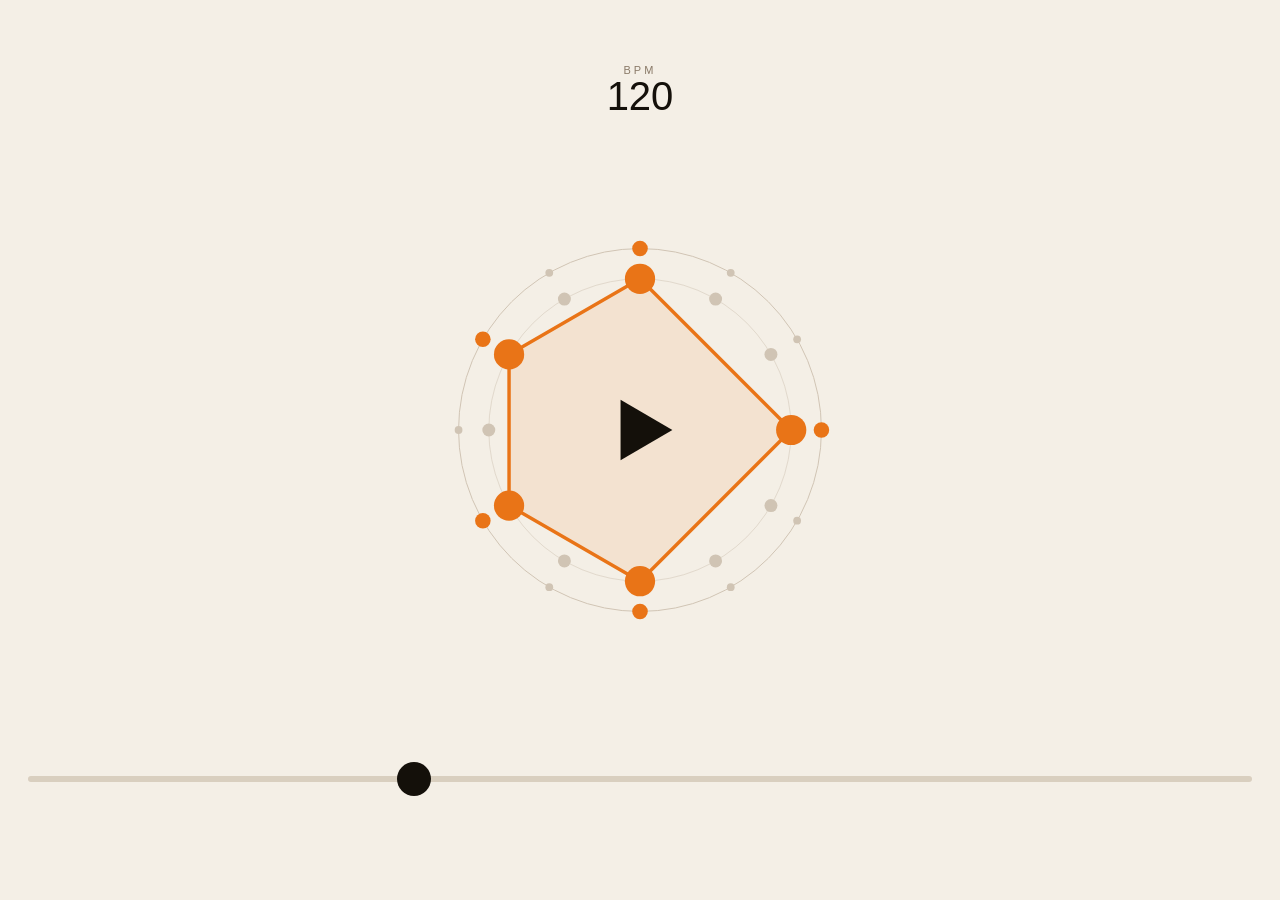
<file: lab/compas-flamenco/index.html>
<!DOCTYPE html>
<html lang="es">
<head>
  <meta charset="UTF-8">
  <meta name="viewport" content="width=device-width, initial-scale=1.0">
  <title>Metrónomo flamenco — Salvador Cassis</title>
  <meta name="robots" content="noindex">
  <link rel="canonical" href="https://salvadorcassis.com/lab/metronomo/">
  <meta http-equiv="refresh" content="0; url=/lab/metronomo/">
  <script>location.replace('/lab/metronomo/');</script>
</head>
<body>
  <p>Esta herramienta ahora es el <a href="/lab/metronomo/">Metrónomo flamenco</a>.</p>
</body>
</html>
</file>
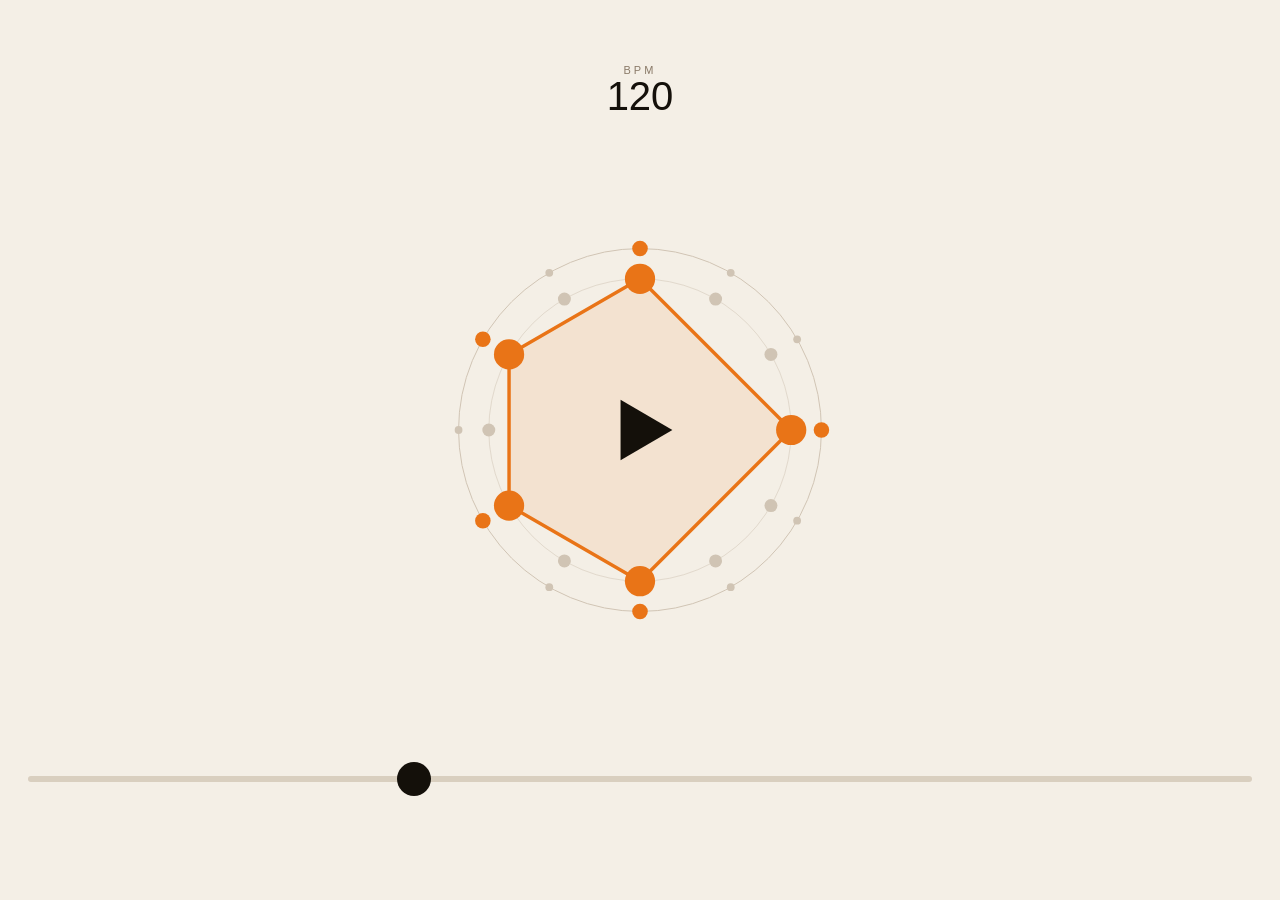
<file: lab/metronomo/index.html>
<!DOCTYPE html>
<html lang="es">
<head>
<meta charset="UTF-8">
<meta name="viewport" content="width=device-width, initial-scale=1.0, maximum-scale=1.0">
<title>Metrónomo flamenco</title>
<link rel="stylesheet" href="../compas-shared/compas.css">
</head>
<body>
<main class="panel">
  <div class="bpm">
    <span class="bpm-label">BPM</span>
    <span class="bpm-value" id="bpm" role="button" tabindex="0" aria-label="Tempo. Mantén presionado para cambiar la cuenta">120</span>
    <div class="flash" id="flash" aria-live="polite" data-on="false">&nbsp;</div>
  </div>
  <div class="ringbox" id="ring" role="button" tabindex="0" aria-label="Empezar"></div>
  <div class="slider"><input class="range" id="range" type="range" min="30" max="320" step="1" value="120" aria-label="Tempo en BPM"></div>
</main>
<script src="../compas-shared/compas.js"></script>
<script>
(function () {
  var TOTAL = Compas.TOTAL;
  var state = { beat: -1, palmas: Compas.ACCENT_PATTERN.slice(), alt: false };
  var bpm = 120, playing = false, ctx = null, master = null, timer = null, nbt = 0, sb = 0, timeouts = [];
  var bpmEl = document.getElementById("bpm"), range = document.getElementById("range");

  function initAudio() {
    var r = Compas.unlockAudio(ctx);
    ctx = r.ctx;
    if (r.created) { master = ctx.createGain(); master.gain.value = 0.8; master.connect(ctx.destination); }
  }
  function beep(time) {
    var o = ctx.createOscillator(), g = ctx.createGain();
    o.connect(g); g.connect(master);
    o.type = "triangle"; o.frequency.setValueAtTime(1100, time);
    // Entrada de 2 ms para evitar el clic cuando el beep cae a mitad de un bloque de render.
    g.gain.setValueAtTime(0.0001, time);
    g.gain.exponentialRampToValueAtTime(0.55, time + 0.002);
    g.gain.exponentialRampToValueAtTime(0.0001, time + 0.05);
    o.start(time); o.stop(time + 0.06);
  }
  function schedule(beat, time) {
    var delay = Math.max(0, (time - ctx.currentTime) * 1000);
    timeouts.push(setTimeout(function () { if (playing) state.beat = beat; }, delay));
    if (state.palmas[beat]) beep(time);
  }
  function loop() {
    if (!playing) return;
    while (nbt < ctx.currentTime + 0.1) {
      schedule(sb, nbt);
      nbt += 60 / bpm;
      sb = (sb + 1) % TOTAL;
    }
    timer = setTimeout(loop, 25);
  }
  function toggle() {
    if (playing) {
      playing = false; state.beat = -1; clearTimeout(timer);
      timeouts.forEach(clearTimeout); timeouts = [];
    } else {
      initAudio(); playing = true; state.beat = 0; sb = 0; nbt = ctx.currentTime + 0.08; loop();
    }
  }

  Compas.createRing({
    box: document.getElementById("ring"), variant: "outline",
    getState: function () { return state; },
    onCenterClick: toggle,
    onToggle: function (i) { state.palmas[i] = !state.palmas[i]; }
  });
  Compas.bindBpm(bpmEl, document.getElementById("flash"), function () { return (state.alt = !state.alt); });
  range.addEventListener("input", function () { bpm = parseInt(range.value, 10); bpmEl.textContent = bpm; });
  document.getElementById("ring").addEventListener("keydown", function (e) {
    if (e.key === "Enter" || e.key === " ") { e.preventDefault(); toggle(); }
  });
})();
</script>
</body>
</html>
</file>
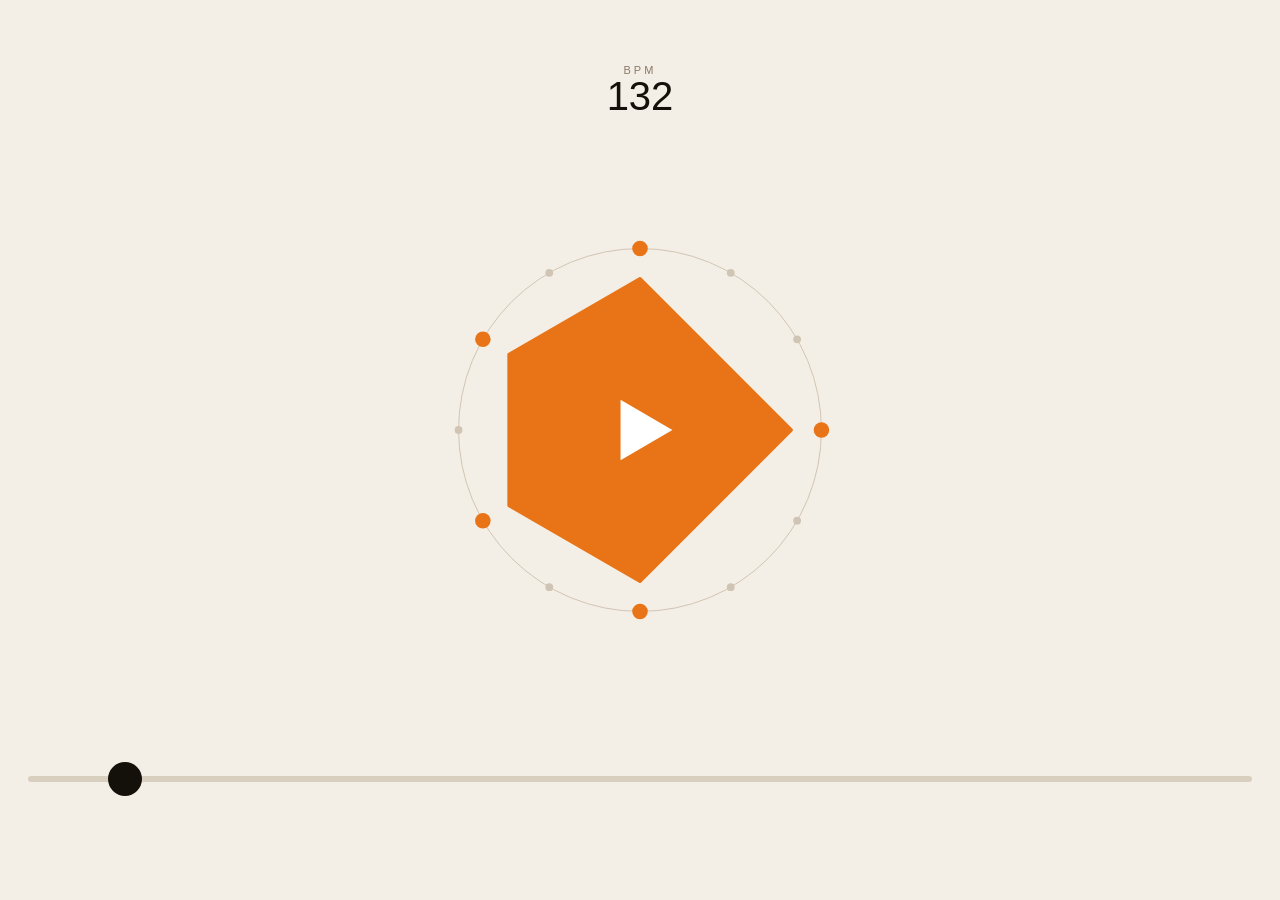
<file: lab/solo-compas/index.html>
<!DOCTYPE html>
<html lang="es">
<head>
<meta charset="UTF-8">
<meta name="viewport" content="width=device-width, initial-scale=1.0, maximum-scale=1.0">
<title>Solo compás</title>
<link rel="stylesheet" href="../compas-shared/compas.css">
</head>
<body>
<main class="panel">
  <div class="bpm">
    <span class="bpm-label">BPM</span>
    <span class="bpm-value" id="bpm" role="button" tabindex="0" aria-label="Tempo. Mantén presionado para cambiar la cuenta"></span>
    <div class="flash" id="flash" aria-live="polite" data-on="false">&nbsp;</div>
  </div>
  <div class="ringbox" id="ring" role="button" tabindex="0" aria-label="Empezar"></div>
  <div class="slider"><input class="range" id="range" type="range" step="1" aria-label="Tempo en BPM"></div>
  <div class="msg" id="msg" aria-live="polite"></div>
</main>
<script src="../compas-shared/compas.js"></script>
<script src="engine.js"></script>
<script>
(function () {
  var R = SoloCompasRange, bpm = SoloCompasDefaultBpm;
  var state = { beat: -1, palmas: Compas.ACCENT_PATTERN, alt: false };
  var status = "idle";
  var bpmEl = document.getElementById("bpm"), range = document.getElementById("range"), msg = document.getElementById("msg");
  range.min = R.min; range.max = R.max; range.value = bpm; bpmEl.textContent = bpm;

  var engine = new SoloCompasEngine(function (s, detail) {
    status = s;
    msg.dataset.error = s === "error" || s === "unsupported" ? "true" : "false";
    msg.textContent = "";
    if (s === "suspended") {
      msg.textContent = "El audio se pausó.";
      var b = document.createElement("button");
      b.type = "button"; b.textContent = "Toca para reanudar";
      b.addEventListener("click", function () { engine.resume(); });
      msg.appendChild(b);
    } else if (s === "error" || s === "unsupported") {
      msg.textContent = detail || "No se pudo iniciar el audio.";
    }
  });
  engine.prefetch(bpm);

  (function tick() {
    state.beat = status === "playing" ? engine.getBeat() : -1;
    requestAnimationFrame(tick);
  })();

  function toggle() {
    if (status === "playing" || status === "loading" || status === "suspended") engine.stop();
    else engine.start(bpm);
  }
  Compas.createRing({
    box: document.getElementById("ring"), variant: "solid",
    getState: function () { return state; },
    onCenterClick: toggle
  });
  document.getElementById("ring").addEventListener("keydown", function (e) {
    if (e.key === "Enter" || e.key === " ") { e.preventDefault(); toggle(); }
  });
  Compas.bindBpm(bpmEl, document.getElementById("flash"), function () { return (state.alt = !state.alt); });
  range.addEventListener("input", function () {
    bpm = Math.min(R.max, Math.max(R.min, Math.round(Number(range.value))));
    bpmEl.textContent = bpm;
    engine.setTargetBpm(bpm);
  });
})();
</script>
</body>
</html>
</file>
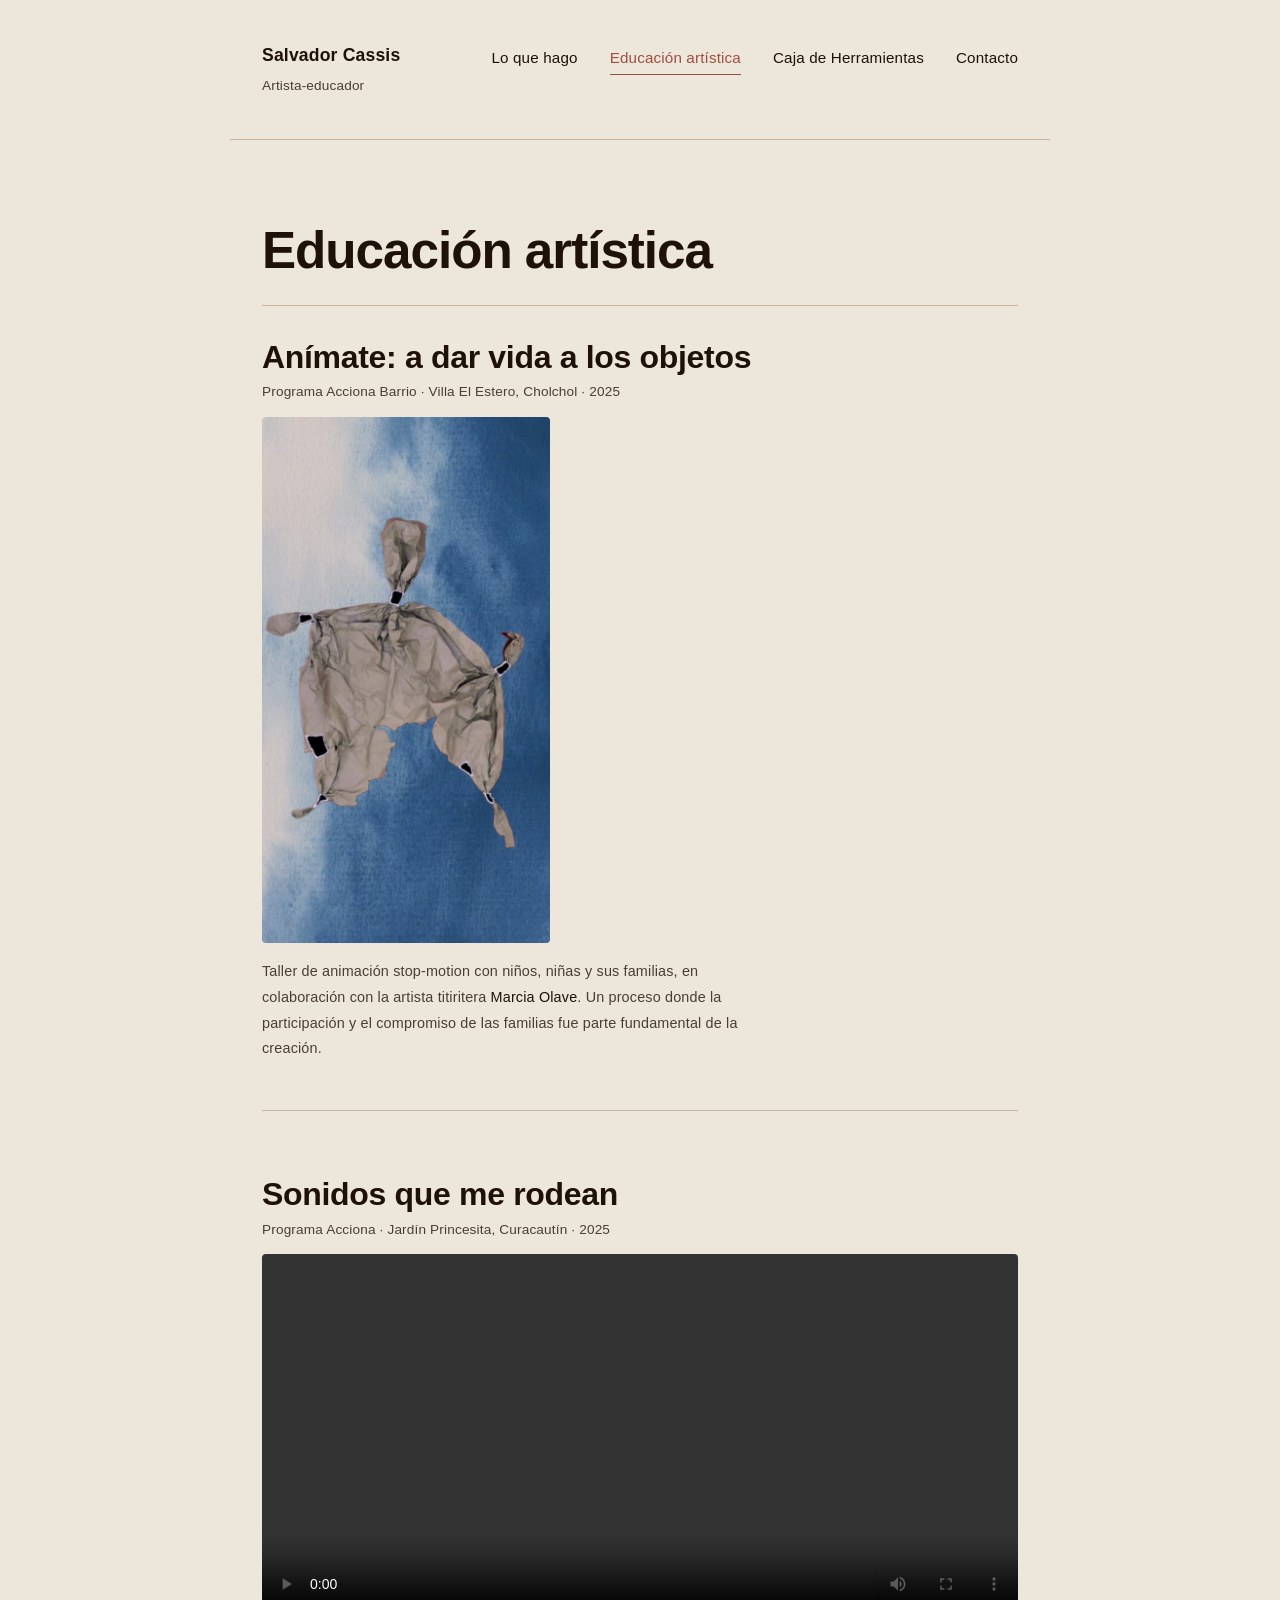
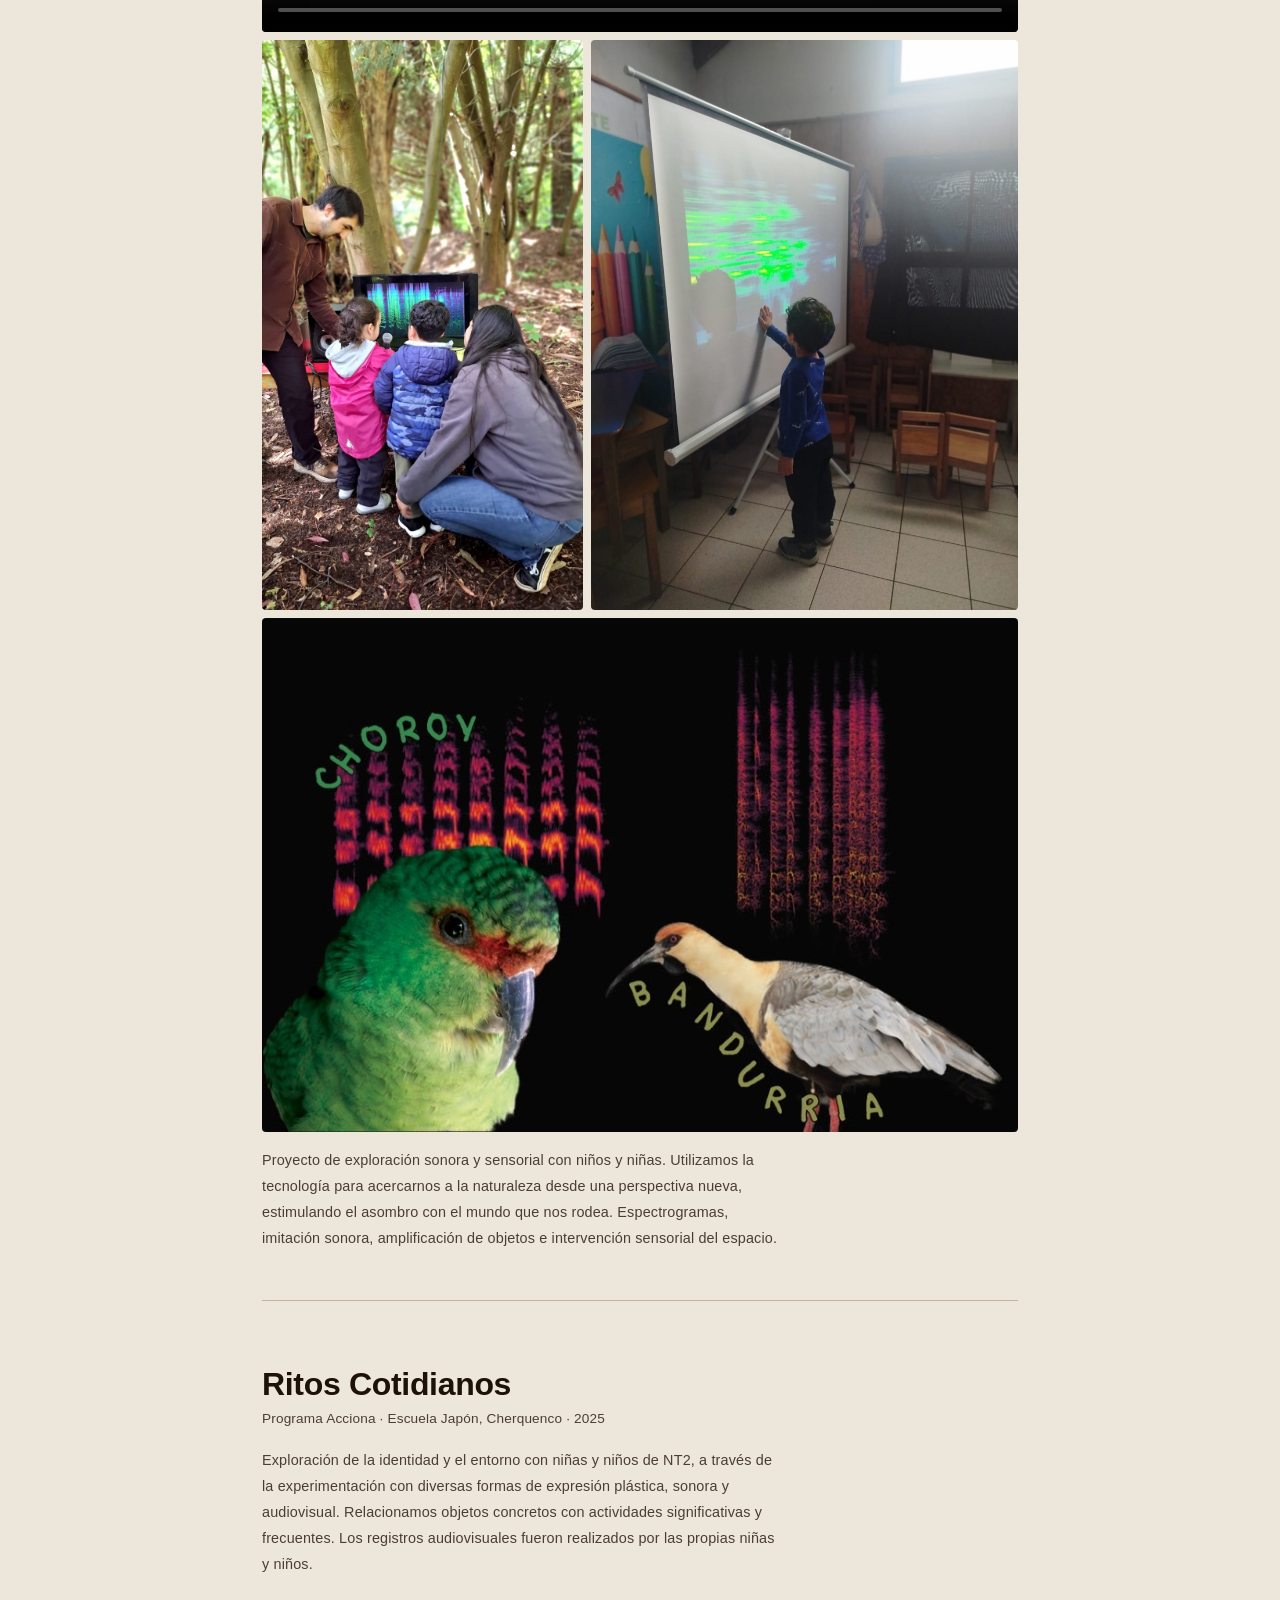
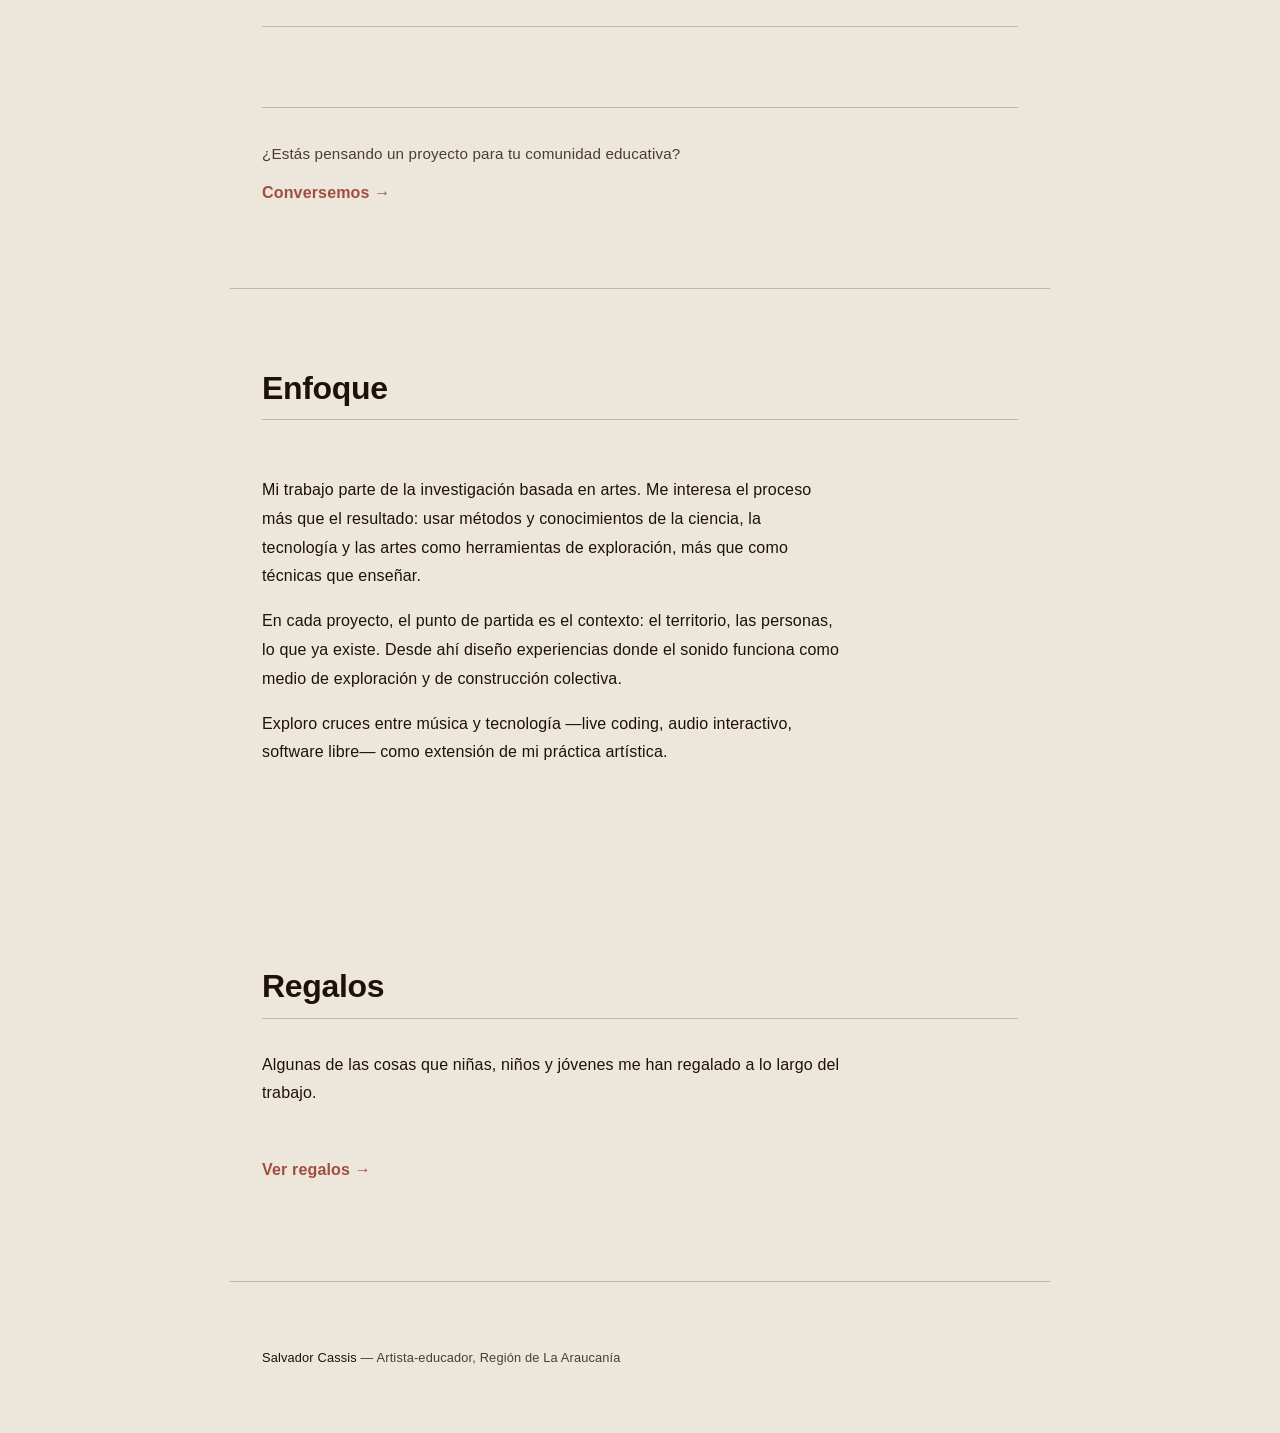
<file: proyectos/animate/index.html>
<!DOCTYPE html>
<html lang="es">
<head>
  <meta charset="UTF-8">
  <meta name="viewport" content="width=device-width, initial-scale=1.0">
  <title>Anímate: a dar vida a los objetos — Salvador Cassis</title>
  <meta name="robots" content="noindex">
  <link rel="canonical" href="https://salvadorcassis.com/educacion-artistica/">
  <meta http-equiv="refresh" content="0; url=/educacion-artistica/#animate">
  <script>location.replace('/educacion-artistica/#animate');</script>
</head>
<body>
  <p>Este proyecto ahora está en <a href="/educacion-artistica/#animate">Educación artística</a>.</p>
</body>
</html>
</file>
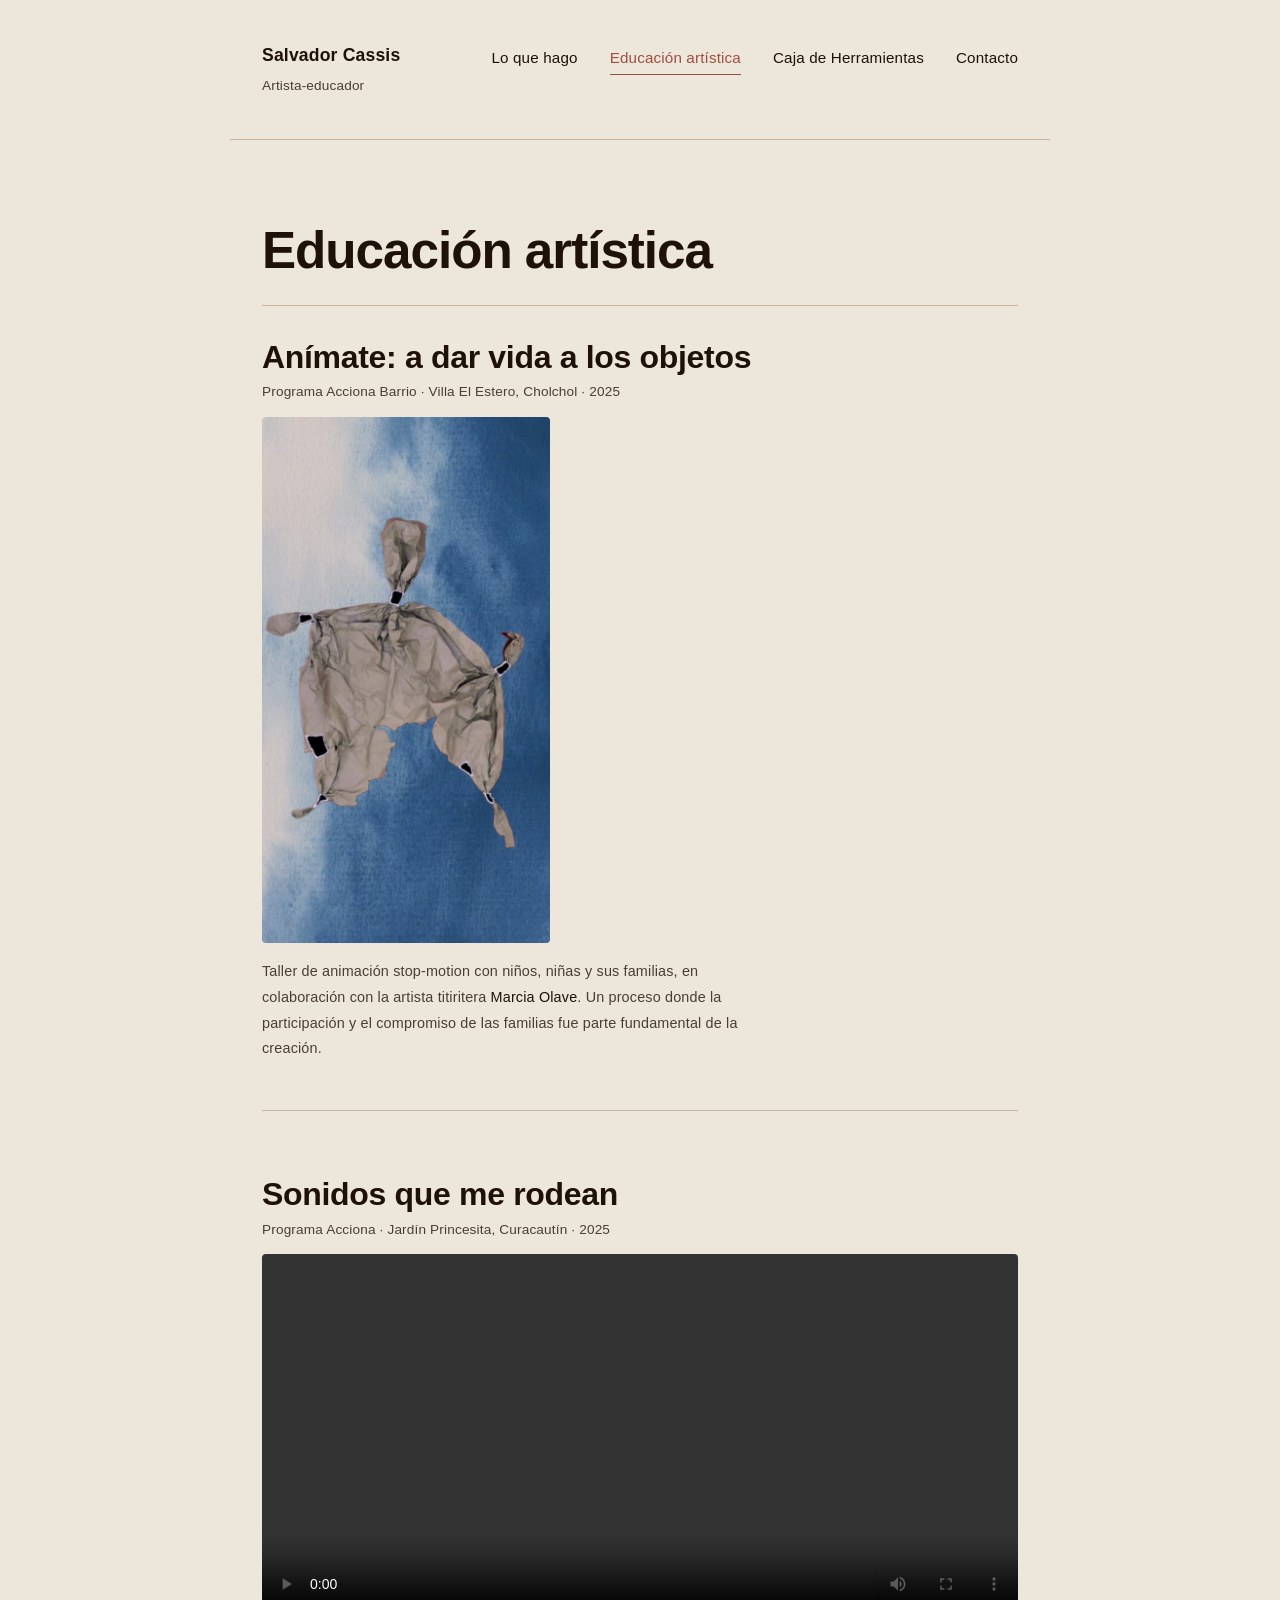
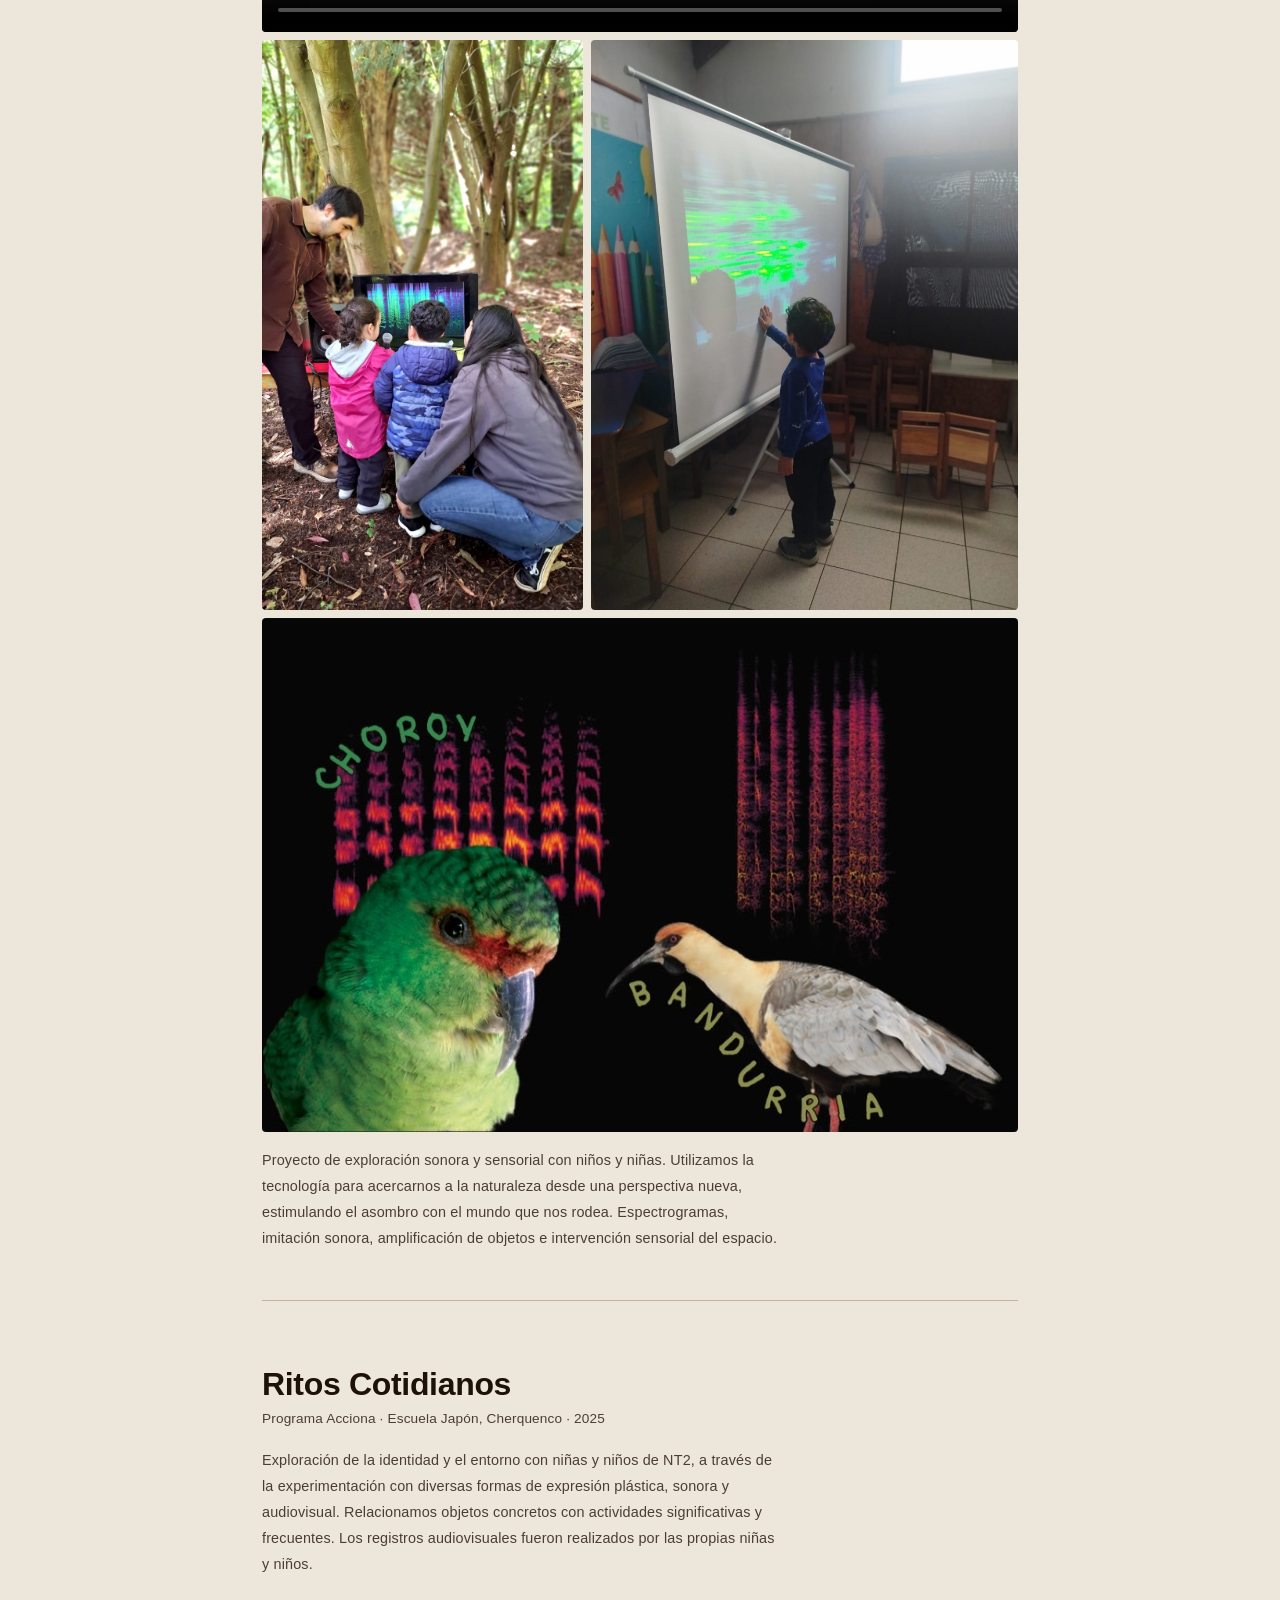
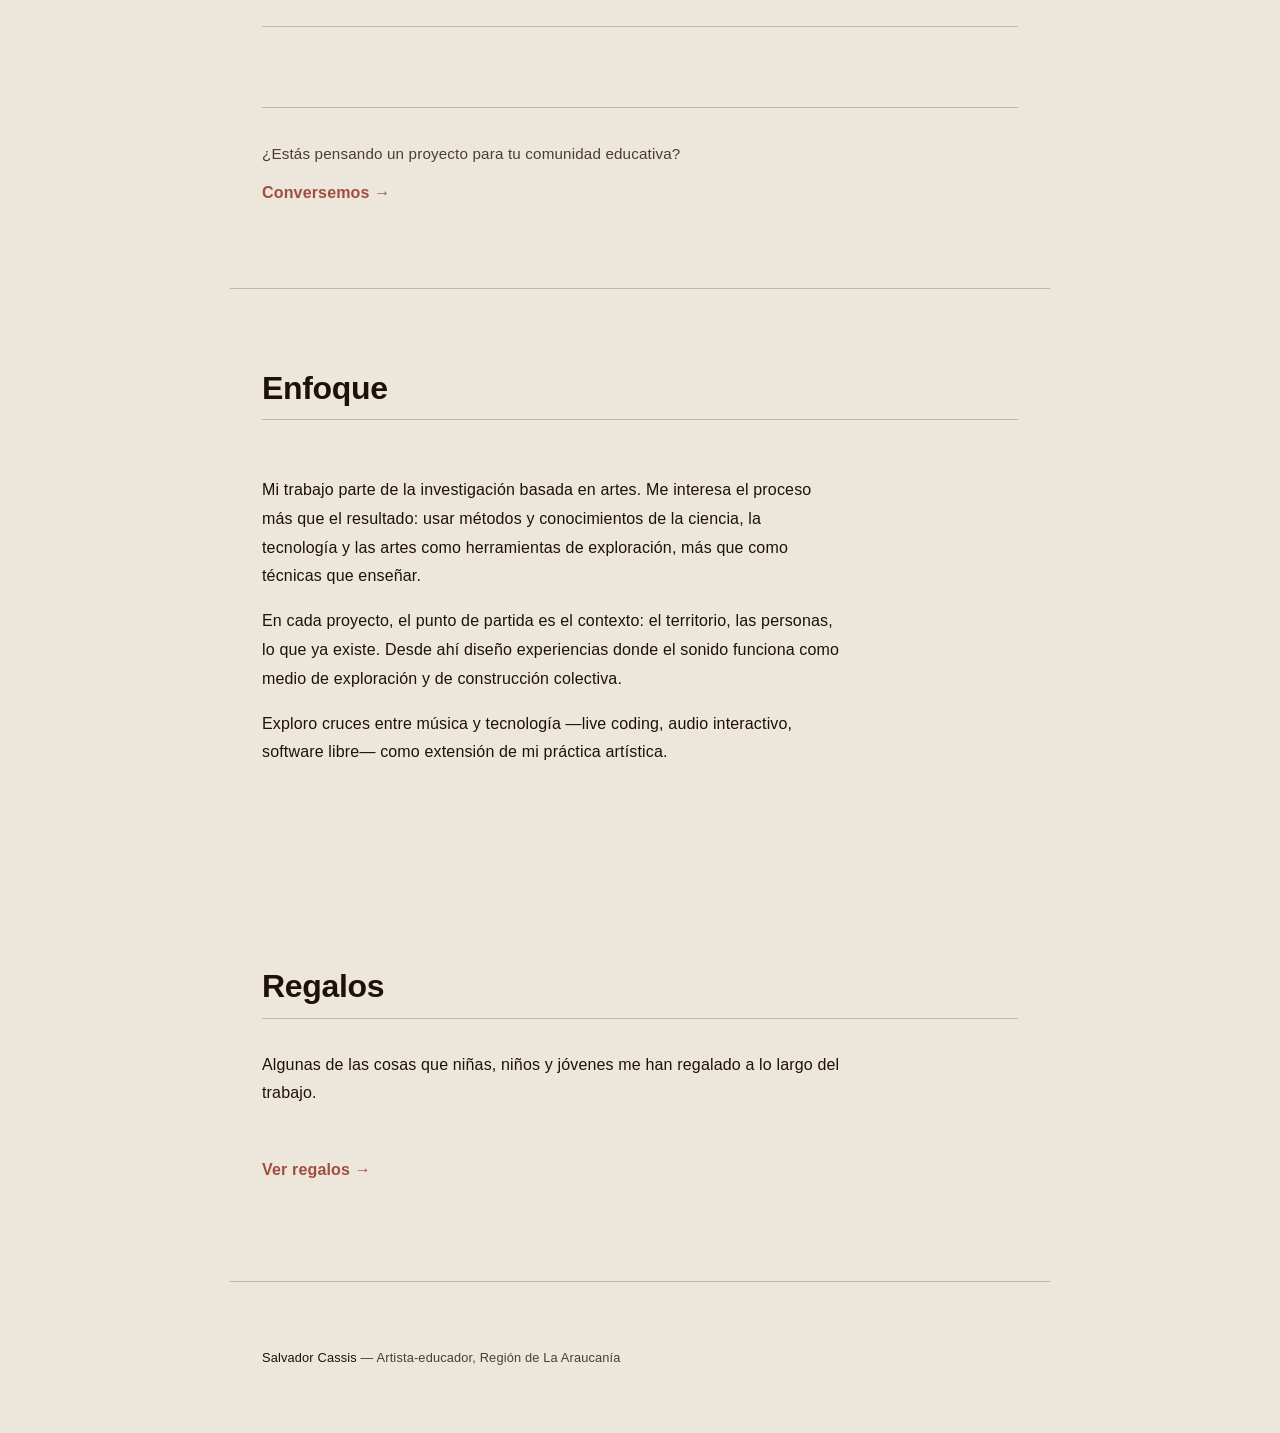
<file: proyectos/ritos-cotidianos/index.html>
<!DOCTYPE html>
<html lang="es">
<head>
  <meta charset="UTF-8">
  <meta name="viewport" content="width=device-width, initial-scale=1.0">
  <title>Ritos Cotidianos — Salvador Cassis</title>
  <meta name="robots" content="noindex">
  <link rel="canonical" href="https://salvadorcassis.com/educacion-artistica/">
  <meta http-equiv="refresh" content="0; url=/educacion-artistica/#ritos-cotidianos">
  <script>location.replace('/educacion-artistica/#ritos-cotidianos');</script>
</head>
<body>
  <p>Este proyecto ahora está en <a href="/educacion-artistica/#ritos-cotidianos">Educación artística</a>.</p>
</body>
</html>
</file>
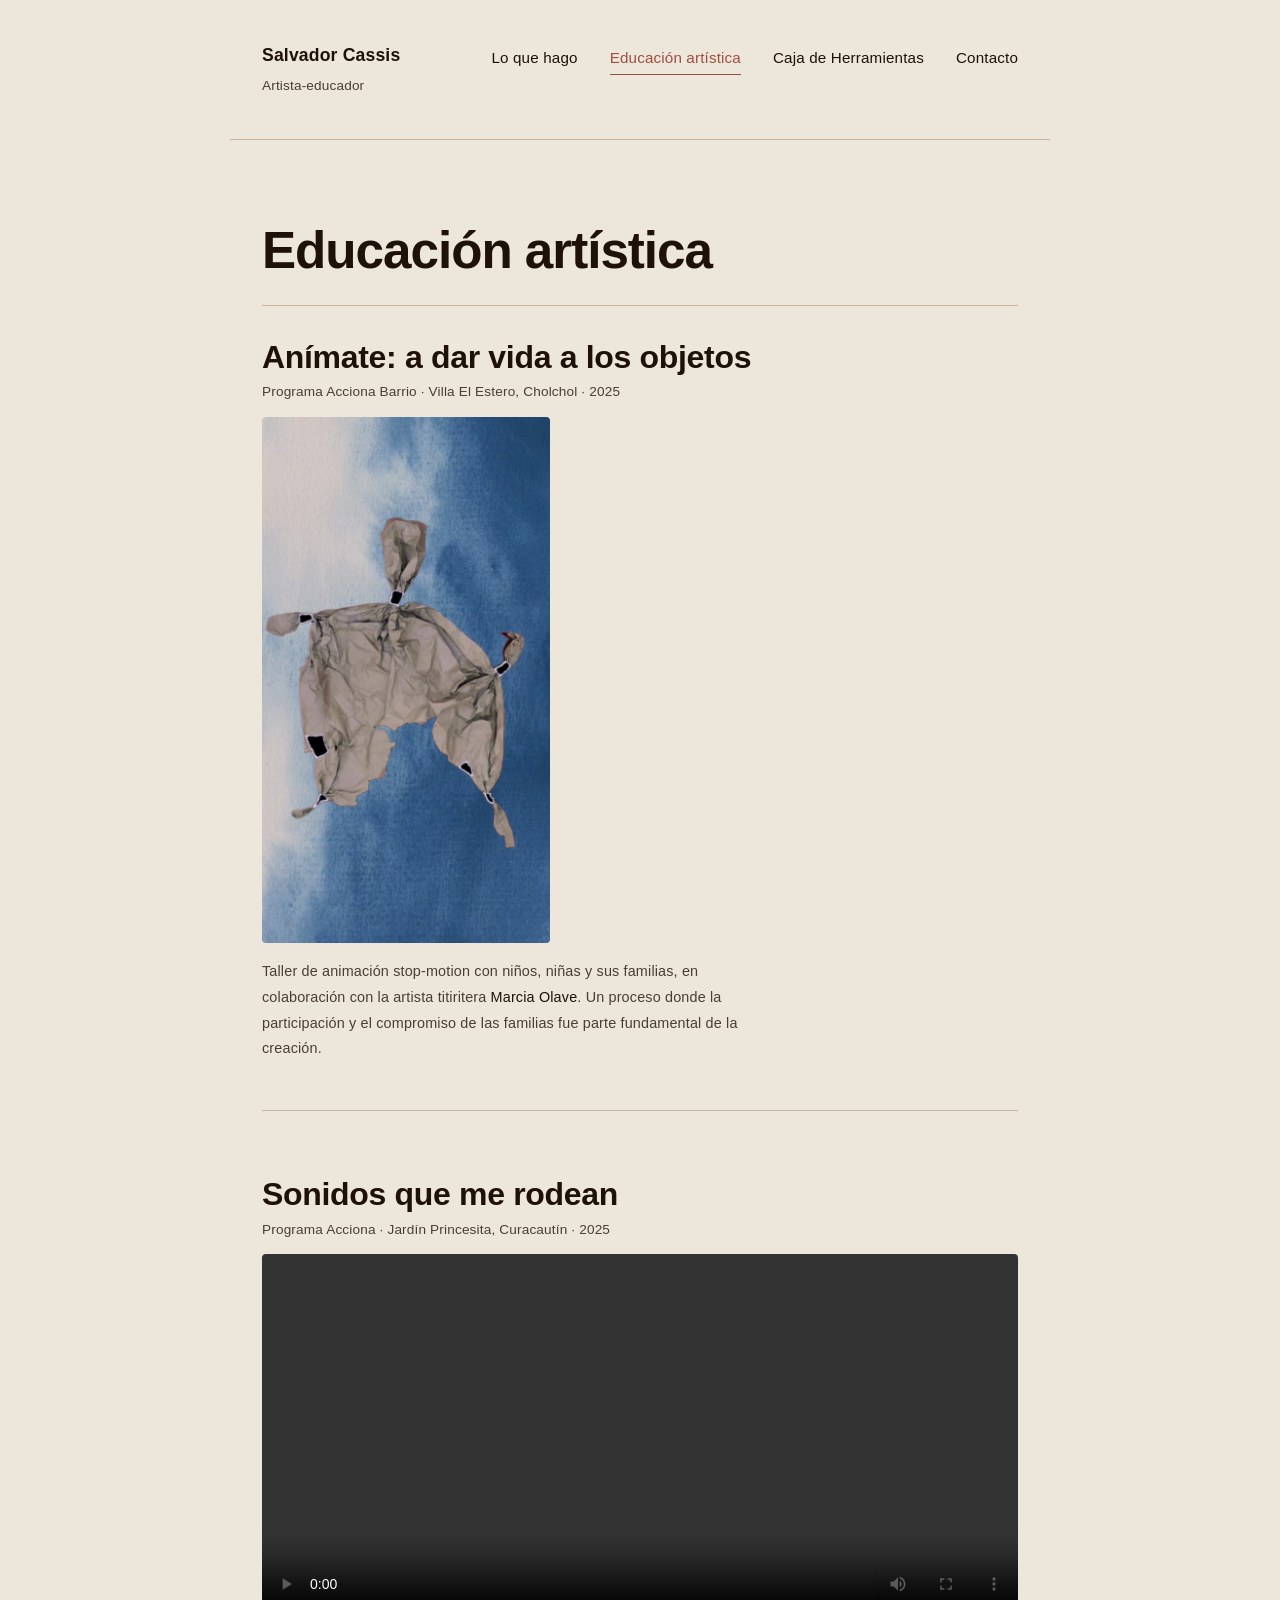
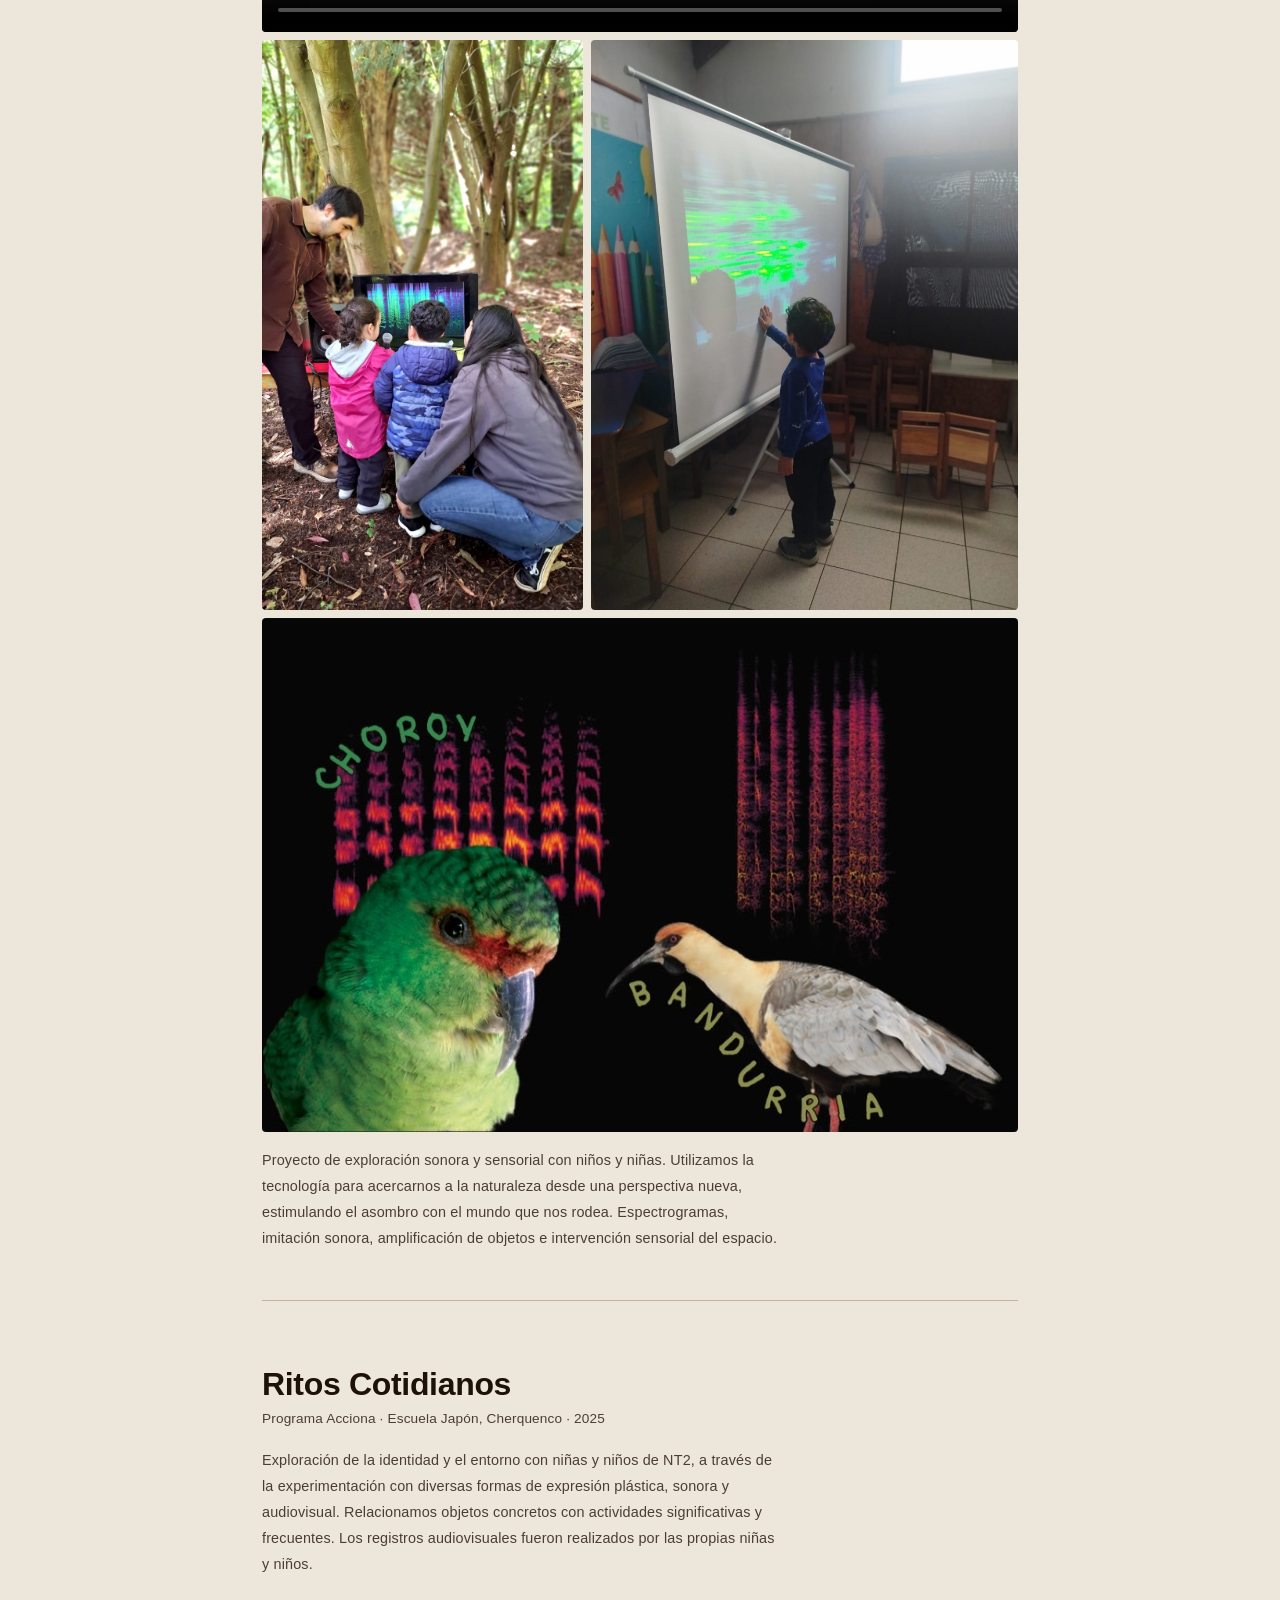
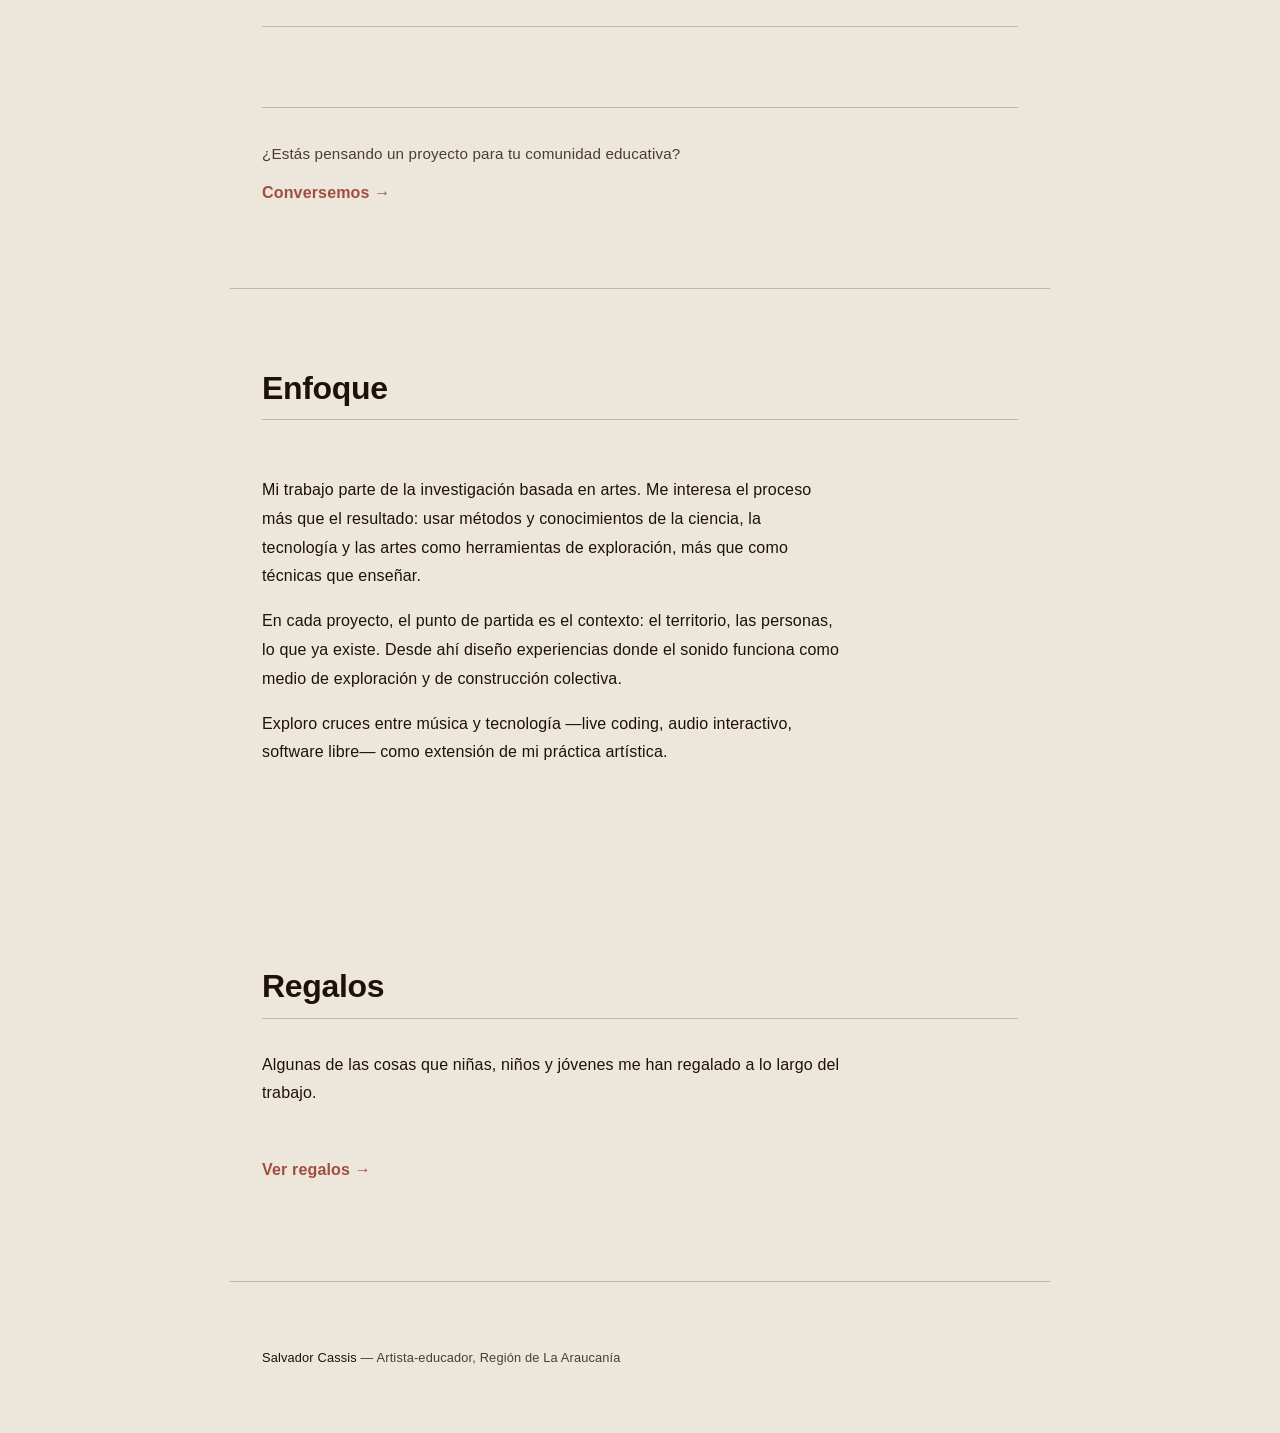
<file: proyectos/sonidos-que-me-rodean/index.html>
<!DOCTYPE html>
<html lang="es">
<head>
  <meta charset="UTF-8">
  <meta name="viewport" content="width=device-width, initial-scale=1.0">
  <title>Sonidos que me rodean — Salvador Cassis</title>
  <meta name="robots" content="noindex">
  <link rel="canonical" href="https://salvadorcassis.com/educacion-artistica/">
  <meta http-equiv="refresh" content="0; url=/educacion-artistica/#sonidos-que-me-rodean">
  <script>location.replace('/educacion-artistica/#sonidos-que-me-rodean');</script>
</head>
<body>
  <p>Este proyecto ahora está en <a href="/educacion-artistica/#sonidos-que-me-rodean">Educación artística</a>.</p>
</body>
</html>
</file>
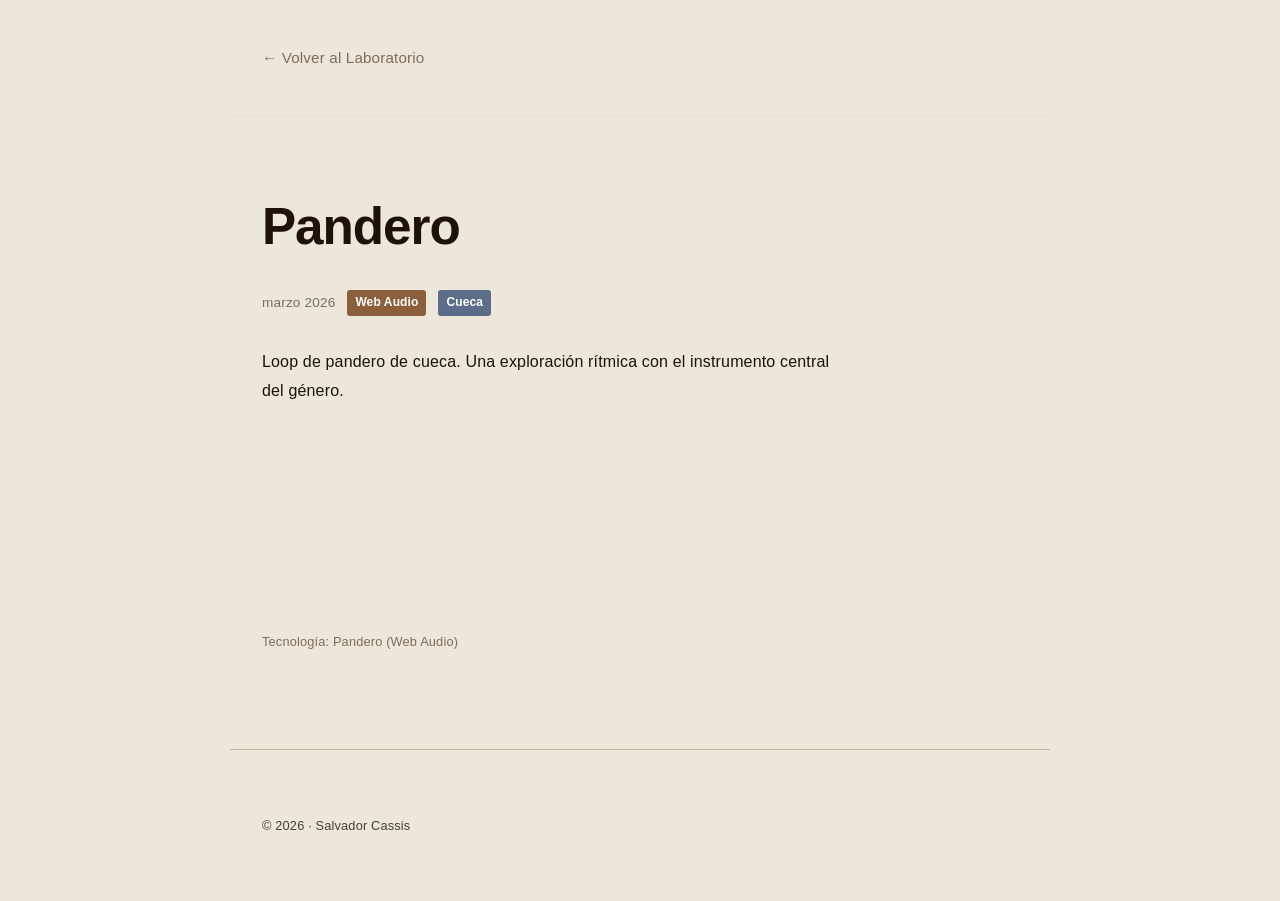
<file: lab/piezas/pandero/index.html>
<!DOCTYPE html>
<html lang="es">
<head>
  <meta charset="UTF-8">
  <meta name="viewport" content="width=device-width, initial-scale=1.0">
  <title>Pandero — Laboratorio interactivo — Salvador Cassis</title>
  <meta name="description" content="Loop de pandero de cueca. Pieza de exploración rítmica con Web Audio.">
  <link rel="icon" href="data:image/svg+xml,<svg xmlns='http://www.w3.org/2000/svg' viewBox='0 0 100 100'><text y='.9em' font-size='90'>♪</text></svg>">
  <link rel="stylesheet" href="../../../style.css">
  <link rel="stylesheet" href="https://salvador-cassis.github.io/pandero-web/pandero/player.css">
  <style>
    .lab-nav {
      padding: 2rem 1.5rem;
      border-bottom: 1px solid #e6ddd2;
    }

    .lab-nav a {
      font-size: 0.95rem;
      color: #7d6c5d;
    }

    .piece-meta {
      font-size: 0.85rem;
      color: #7d6c5d;
      display: flex;
      align-items: center;
      gap: 0.75rem;
    }

    .tag {
      display: inline-block;
      font-size: 0.75rem;
      font-weight: 600;
      padding: 0.15rem 0.5rem;
      border-radius: 3px;
      letter-spacing: 0.01em;
      white-space: nowrap;
    }

    .tag-webaudio {
      background-color: #8b5e3c;
      color: #fff;
    }

    .tag-cueca {
      background-color: #5c6d8a;
      color: #fff;
    }

    .piece-footnote {
      font-size: 0.8rem;
      color: #7d6c5d;
      margin-top: 1rem;
    }

    @media (min-width: 768px) {
      .lab-nav {
        padding: 2.5rem 2rem;
      }
    }
  </style>
</head>

<body>

  <nav class="lab-nav" aria-label="Volver al Laboratorio interactivo">
    <a href="../../">← Volver al Laboratorio</a>
  </nav>

  <main>

    <section id="pieza">
      <h1>Pandero</h1>
      <div class="piece-meta">
        <time datetime="2026-03">marzo 2026</time>
        <span class="tag tag-webaudio">Web Audio</span>
        <span class="tag tag-cueca">Cueca</span>
      </div>
      <p>
        Loop de pandero de cueca. Una exploración rítmica con el instrumento central del género.
      </p>
    </section>

    <section id="embed">
      <div id="pandero-player"></div>
      <p class="piece-footnote">Tecnología: Pandero (Web Audio)</p>
    </section>

  </main>

  <footer>
    <p>© 2026 · Salvador Cassis</p>
  </footer>

  <script src="https://salvador-cassis.github.io/pandero-web/pandero/player.js" type="module"></script>

</body>
</html>
</file>
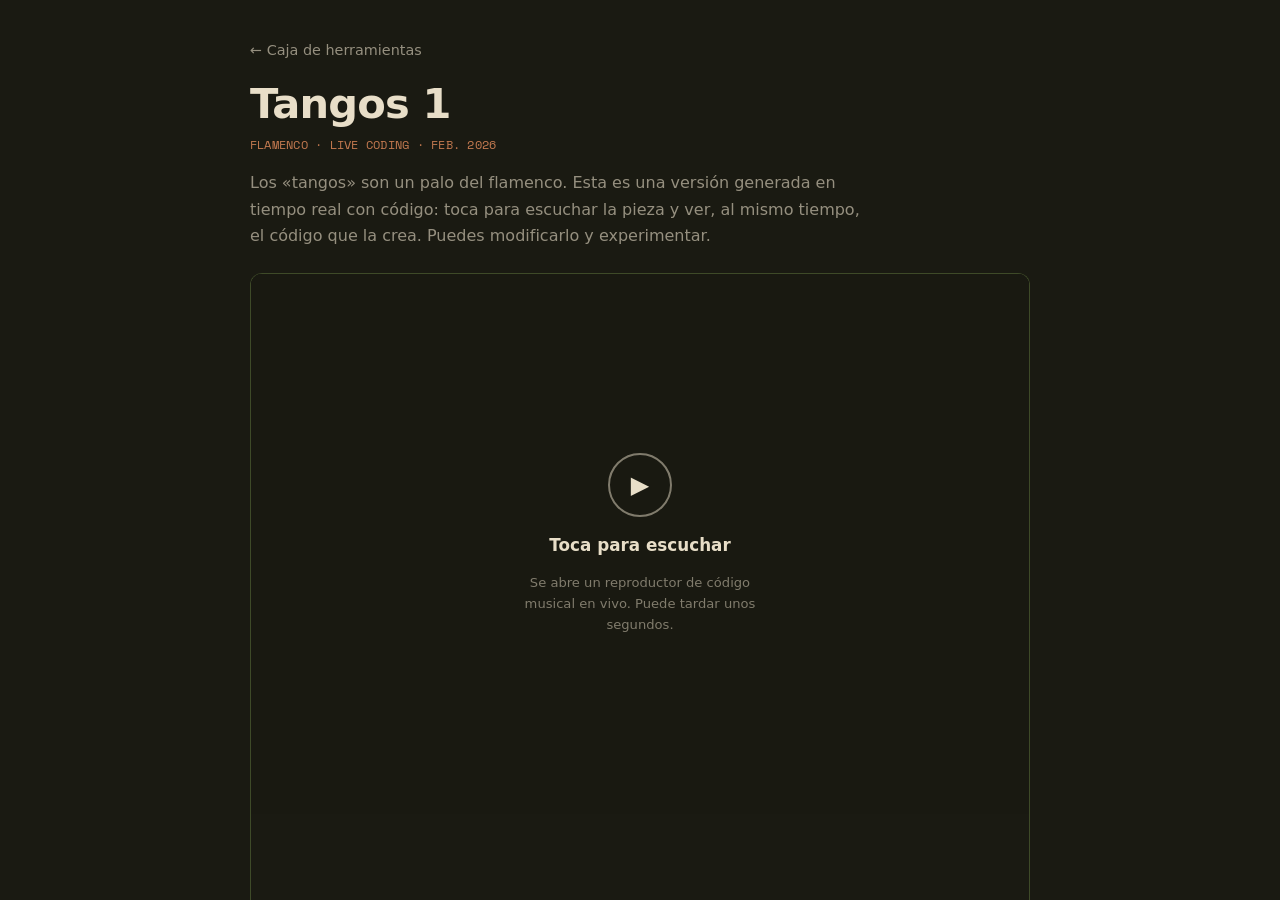
<file: lab/piezas/tangos-1/index.html>
<!DOCTYPE html>
<html lang="es">
<head>
  <meta charset="UTF-8">
  <meta name="viewport" content="width=device-width, initial-scale=1.0">
  <title>Tangos 1 — Pieza de live coding · Salvador Cassis</title>
  <meta name="description" content="Tangos 1: los «tangos» son un palo del flamenco, aquí recreados en tiempo real con código (Strudel). Escucha la pieza y ve al mismo tiempo el código que la genera.">
  <meta property="og:title" content="Tangos 1 — Pieza de live coding · Salvador Cassis">
  <meta property="og:description" content="Los «tangos» son un palo del flamenco, aquí recreados en tiempo real con código. Escucha la pieza y ve el código que la genera.">
  <meta property="og:type" content="article">
  <meta property="og:url" content="https://salvadorcassis.com/lab/piezas/tangos-1/">
  <meta name="twitter:card" content="summary">
  <link rel="canonical" href="https://salvadorcassis.com/lab/piezas/tangos-1/">
  <link rel="icon" href="data:image/svg+xml,<svg xmlns='http://www.w3.org/2000/svg' viewBox='0 0 100 100'><text y='.9em' font-size='90'>♪</text></svg>">
  <link rel="preconnect" href="https://fonts.googleapis.com">
  <link rel="preconnect" href="https://fonts.gstatic.com" crossorigin>
  <link href="https://fonts.googleapis.com/css2?family=Strichpunkt+Sans:wght@400;500;600;700&family=Space+Mono:wght@400;700&display=swap" rel="stylesheet">
  <style>
    :root {
      --bg:      #1A1A12;
      --surface: #252518;
      --text:    #E8DEC8;
      --muted:   rgba(232, 222, 200, 0.6);
      --accent:  #C47A50;
      --border:  #3E4A28;
      --display: 'Strichpunkt Sans', system-ui, sans-serif;
      --mono:    'Space Mono', monospace;
    }

    *, *::before, *::after { box-sizing: border-box; margin: 0; padding: 0; }

    html, body {
      height: 100%;
      background: var(--bg);
      color: var(--text);
      font-family: var(--display);
    }

    .page {
      min-height: 100dvh;
      display: flex;
      flex-direction: column;
      max-width: 820px;
      margin: 0 auto;
      padding: 1.5rem 1.25rem 0;
    }

    .piece-header { flex-shrink: 0; }

    .back {
      display: inline-block;
      font-size: 0.9rem;
      color: var(--muted);
      text-decoration: none;
      margin-bottom: 1.5rem;
      transition: color 0.2s ease;
    }

    .back:hover,
    .back:focus-visible { color: var(--accent); }

    h1 {
      font-size: clamp(1.8rem, 6vw, 2.6rem);
      font-weight: 700;
      letter-spacing: -0.02em;
      line-height: 1.05;
    }

    .meta {
      font-family: var(--mono);
      font-size: 0.78rem;
      letter-spacing: 0.02em;
      text-transform: uppercase;
      color: var(--accent);
      margin: 0.6rem 0 1rem;
    }

    .context {
      font-size: 1rem;
      line-height: 1.65;
      color: var(--muted);
      max-width: 60ch;
      margin-bottom: 1.5rem;
    }

    /* Reproductor: embebe bare.html (única fuente de la pieza) */
    .piece-player {
      flex: 1;
      min-height: 60vh;
      border: 1.5px solid var(--border);
      border-bottom: none;
      border-radius: 12px 12px 0 0;
      overflow: hidden;
    }

    .piece-player iframe {
      width: 100%;
      height: 100%;
      min-height: inherit;
      border: none;
      display: block;
    }

    @media (min-width: 768px) {
      .page { padding-top: 2.5rem; }
    }
  </style>
</head>
<body>
  <div class="page">
    <header class="piece-header">
      <a class="back" href="/lab/">← Caja de herramientas</a>
      <h1>Tangos 1</h1>
      <p class="meta">Flamenco · Live coding · feb. 2026</p>
      <p class="context">
        Los «tangos» son un palo del flamenco. Esta es una versión generada en
        tiempo real con código: toca para escuchar la pieza y ver, al mismo tiempo,
        el código que la crea. Puedes modificarlo y experimentar.
      </p>
    </header>

    <main class="piece-player">
      <iframe src="./bare.html" title="Reproductor de Tangos 1" allow="autoplay"></iframe>
    </main>
  </div>
</body>
</html>
</file>
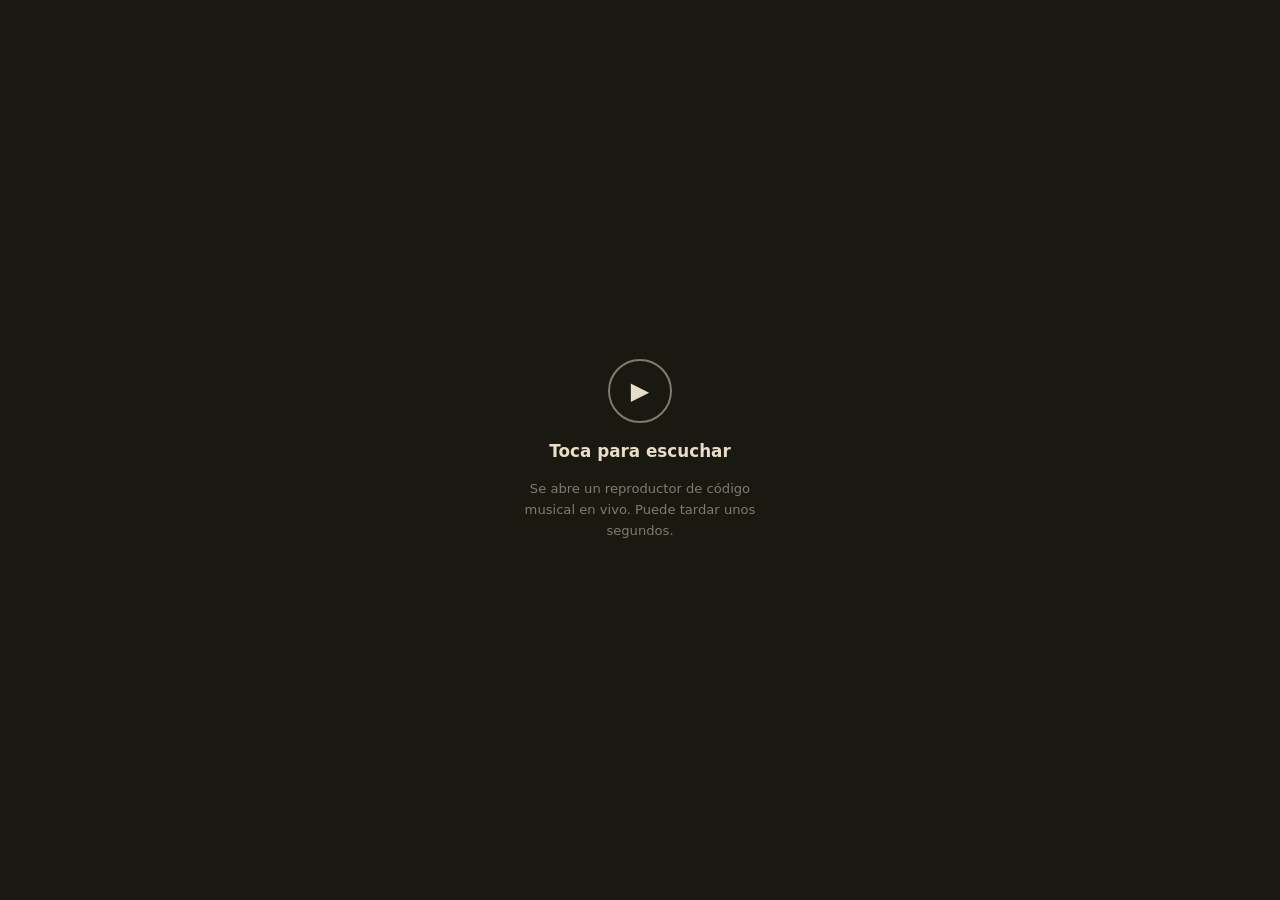
<file: lab/piezas/tangos-1/bare.html>
<!DOCTYPE html>
<html lang="es">
<head>
  <meta charset="UTF-8">
  <meta name="viewport" content="width=device-width, initial-scale=1.0">
  <title>Tangos 1</title>
  <style>
    *, *::before, *::after { box-sizing: border-box; margin: 0; padding: 0; }
    html, body { height: 100%; background: #1A1A12; }

    .wrap {
      height: 100vh;
      display: flex;
      flex-direction: column;
    }

    .strudel-container {
      position: relative;
      flex: 1;
      overflow: hidden;
    }

    iframe {
      width: 100%;
      height: 100%;
      border: none;
      display: block;
    }

    .play-overlay {
      position: absolute;
      inset: 0;
      display: flex;
      flex-direction: column;
      align-items: center;
      justify-content: center;
      background: rgba(26, 26, 18, 0.92);
      gap: 1.25rem;
      text-align: center;
      padding: 2rem;
      font-family: system-ui, sans-serif;
      transition: opacity 0.3s ease;
    }

    /* Estados del overlay: solo uno visible según data-state */
    .ov-state { display: none; flex-direction: column; align-items: center; gap: 1.1rem; }
    .play-overlay[data-state="initial"] { cursor: pointer; }
    .play-overlay[data-state="initial"] .ov-initial { display: flex; }
    .play-overlay[data-state="loading"] .ov-loading { display: flex; }
    .play-overlay[data-state="error"]   .ov-error   { display: flex; }

    /* Estado "done": el overlay se aparta y deja pasar el clic al iframe */
    .play-overlay[data-state="done"] {
      opacity: 0;
      pointer-events: none;
    }

    .play-icon {
      width: 64px;
      height: 64px;
      border-radius: 50%;
      border: 2px solid rgba(232, 222, 200, 0.5);
      display: flex;
      align-items: center;
      justify-content: center;
      font-size: 1.5rem;
      color: #E8DEC8;
      transition: border-color 0.2s, background-color 0.2s;
    }

    .play-overlay[data-state="initial"]:hover .play-icon {
      border-color: #C47A50;
      background-color: rgba(196, 122, 80, 0.15);
    }

    .play-label {
      font-size: 1.05rem;
      font-weight: 600;
      color: #E8DEC8;
    }

    .play-hint {
      font-size: 0.82rem;
      color: rgba(232, 222, 200, 0.5);
      max-width: 30ch;
      line-height: 1.6;
    }

    /* Spinner de carga */
    .spinner {
      width: 44px;
      height: 44px;
      border-radius: 50%;
      border: 3px solid rgba(232, 222, 200, 0.2);
      border-top-color: #C47A50;
      animation: spin 0.8s linear infinite;
    }

    @keyframes spin { to { transform: rotate(360deg); } }

    @media (prefers-reduced-motion: reduce) {
      .spinner { animation: none; border-top-color: rgba(232, 222, 200, 0.2); }
    }

    /* Acciones del estado de error */
    .ov-actions { display: flex; flex-wrap: wrap; gap: 0.75rem; justify-content: center; }

    .ov-link, .ov-retry {
      display: inline-flex;
      align-items: center;
      gap: 0.35rem;
      padding: 0.6rem 1.1rem;
      border-radius: 6px;
      font: inherit;
      font-size: 0.9rem;
      font-weight: 600;
      cursor: pointer;
      border: 1.5px solid #C47A50;
      text-decoration: none;
      transition: background-color 0.2s, color 0.2s;
    }

    .ov-link { color: #E8DEC8; background: transparent; }
    .ov-link:hover { background: rgba(196, 122, 80, 0.15); }

    .ov-retry { color: #1A1A12; background: #C47A50; }
    .ov-retry:hover { background: #d88a5e; }
  </style>
</head>
<body>
  <div class="wrap">
    <div class="strudel-container">
      <iframe id="strudel-frame" src="" allow="autoplay" title="Tangos 1 — Live coding"></iframe>

      <div class="play-overlay" id="play-overlay" data-state="initial">
        <!-- Estado inicial -->
        <div class="ov-state ov-initial">
          <div class="play-icon">▶</div>
          <p class="play-label">Toca para escuchar</p>
          <p class="play-hint">Se abre un reproductor de código musical en vivo. Puede tardar unos segundos.</p>
        </div>

        <!-- Estado cargando -->
        <div class="ov-state ov-loading">
          <div class="spinner" role="status" aria-label="Cargando el reproductor"></div>
          <p class="play-label">Cargando el reproductor…</p>
        </div>

        <!-- Estado error -->
        <div class="ov-state ov-error">
          <p class="play-label">No se pudo cargar el reproductor</p>
          <p class="play-hint">Puede que tu conexión esté bloqueando el servicio de sonido.</p>
          <div class="ov-actions">
            <button type="button" class="ov-retry" id="ov-retry">Reintentar</button>
            <a class="ov-link" id="ov-fallback" href="#" target="_blank" rel="noopener noreferrer">Abrir en strudel.cc ↗</a>
          </div>
        </div>
      </div>
    </div>
  </div>

  <script>
    const overlay  = document.getElementById('play-overlay');
    const frame    = document.getElementById('strudel-frame');
    const retry    = document.getElementById('ov-retry');
    const fallback = document.getElementById('ov-fallback');

    const src = "https://strudel.cc/#[base64]%2BIHggfiB%2BIHggeCB4IHggfiB4IH4iKSwKICBzKCJjcDo1Iikuc3RydWN0KCJ%2BIHggfiB4IH4geCB%2BIHgiKSwKICBzKCJkYXJidWthIikuc3RydWN0KCJ%2BIH4gfiB4IH4gfiB4IH4gfiB%2BIH4geCB%2BIH4geCB%2BIiksCiAgcygiY2Fqb24iKS5zdHJ1Y3QoInggfiB4IHggfiB%2BIHggfiB%[base64]";

    fallback.href = src;

    let started = false;
    let timer = null;

    function start() {
      started = true;
      overlay.dataset.state = 'loading';
      frame.src = src;
      clearTimeout(timer);
      // Si el iframe no reporta carga en 12s, ofrecer reintento / enlace directo
      timer = setTimeout(() => {
        if (overlay.dataset.state === 'loading') overlay.dataset.state = 'error';
      }, 12000);
    }

    // 'load' se dispara cuando strudel.cc entrega su documento (aunque no podamos
    // inspeccionarlo por ser cross-origin). Es señal suficiente para retirar el overlay.
    frame.addEventListener('load', () => {
      if (!started) return;               // ignora la carga inicial con src vacío
      clearTimeout(timer);
      overlay.dataset.state = 'done';
    });

    // Solo el estado inicial arranca al tocar el fondo del overlay.
    overlay.addEventListener('click', () => {
      if (overlay.dataset.state === 'initial') start();
    });

    retry.addEventListener('click', (e) => { e.stopPropagation(); start(); });
  </script>
</body>
</html>
</file>
<file: style.css>
/* --------------------
   DESIGN TOKENS
-------------------- */

:root {
  /* Colores */
  --color-bg:           #EDE6DA;
  --color-surface:      #E2D9CA;
  --color-text:         #1E1208;
  --color-text-muted:   #4A3E33;
  --color-accent:       #A04E40;   /* CTA, links, énfasis */
  --color-accent-hover: #893D34;
  --color-accent-ui:    #3A6642;   /* tags, elementos UI */
  --color-border:       #C8B49A;
  --color-bg-input:     #FAF5EE;
  --color-focus-ring:   rgba(160, 78, 64, 0.15);
  --color-surface-hover: #E5DAC9;

  /* Feedback states */
  --color-feedback-ok-bg:     #e8f0e9;
  --color-feedback-ok-text:   #2a5030;
  --color-feedback-ok-border: #b3ceb6;
  --color-feedback-err-bg:    #f5e8e6;
  --color-feedback-err-text:  #6b2a22;
  --color-feedback-err-border:#d4a09a;

  /* Sombras */
  --shadow-card-hover: 0 6px 20px rgba(160, 78, 64, 0.12);
  --shadow-drawer:     0 -8px 40px rgba(30, 18, 8, 0.2);

  /* /lab */
  --color-lab-bg:       #1A1A12;
  --color-lab-surface:  #252518;
  --color-lab-text:     #E8DEC8;
  --color-lab-accent:   #C47A50;
  --color-lab-tag-bg:   #2A3A18;
  --color-lab-border:   #3E4A28;

  /* Tipografía */
  --font-display:   'Strichpunkt Sans', sans-serif;
  --font-body:      'Strichpunkt Sans', sans-serif;
  --font-mono:      'IBM Plex Mono', monospace;
  --font-mono-lab:  'Space Mono', monospace;
  --fw-regular:     400;
  --fw-medium:      500;
  --fw-semibold:    600;
  --fw-bold:        700;

  /* Layout */
  --max-width: 820px;
}

/* --------------------
   RESET + BASE
-------------------- */

*,
*::before,
*::after {
  box-sizing: border-box;
  margin: 0;
  padding: 0;
}

html {
  scroll-behavior: smooth;
}

/* --------------------
   SKIP LINK
-------------------- */

.skip-link {
  position: absolute;
  top: -100%;
  left: 1rem;
  padding: 0.75rem 1.25rem;
  background-color: var(--color-accent);
  color: #fff;
  font-weight: 600;
  font-size: 0.9rem;
  border-radius: 0 0 4px 4px;
  z-index: 100;
  opacity: 1;
}

.skip-link:focus {
  top: 0;
  opacity: 1;
}

section[id],
article[id] {
  scroll-margin-top: 6rem;
}

body {
  max-width: var(--max-width);
  margin: 0 auto;
  font-family: var(--font-body);
  font-size: 15px;
  line-height: 1.75;
  letter-spacing: 0.01em;
  color: var(--color-text);
  background-color: var(--color-bg);
  -webkit-font-smoothing: antialiased;
  scrollbar-gutter: stable;
}

/* --------------------
   TYPOGRAPHY
-------------------- */

h1, h2, h3 {
  font-weight: 500;
  line-height: 1.2;
  text-wrap: balance;
}

h1 {
  font-family: var(--font-display);
  font-size: 2.8rem;
  font-weight: var(--fw-semibold);
  letter-spacing: -0.02em;
}

h2 {
  font-family: var(--font-display);
  font-size: 1.8rem;
  font-weight: var(--fw-semibold);
  letter-spacing: -0.01em;
}

h3 {
  font-family: var(--font-body);
  font-size: 1.1rem;
  font-weight: var(--fw-medium);
  letter-spacing: 0;
  color: var(--color-text-muted);
}

p {
  max-width: 65ch;
  margin-bottom: 1rem;
}

a {
  color: var(--color-text);
  text-decoration: none;
  transition: opacity 0.2s ease;
}

a:hover {
  opacity: 0.6;
}

/* Focus styles for keyboard navigation */
a:focus-visible,
button:focus-visible,
[role="button"]:focus-visible {
  outline: 2px solid var(--color-accent);
  outline-offset: 3px;
  border-radius: 2px;
}

nav a:focus-visible {
  opacity: 1;
}

#contacto .contact-email a:focus-visible {
  outline-offset: 5px;
}

ul {
  list-style: none;
}

/* --------------------
   LAYOUT
-------------------- */

header,
main,
footer {
  width: 100%;
}

header {
  padding: 2rem 1.5rem;
  border-bottom: 1px solid var(--color-border);
}

section {
  padding: 4rem 1.5rem;
}

main {
  display: flex;
  flex-direction: column;
}

footer {
  padding: 3rem 1.5rem;
  border-top: 1px solid var(--color-border);
  font-family: var(--font-body);
  font-size: 0.8rem;
  color: var(--color-text-muted);
}

/* --------------------
   HEADER
-------------------- */

.header-inner {
  display: flex;
  flex-direction: column;
  gap: 1.5rem;
}

.header-title {
  flex-shrink: 0;
}

.header-title .site-name {
  font-family: var(--font-body);
  font-size: 1.1rem;
  font-weight: 600;
  color: var(--color-text);
  display: block;
  margin-bottom: 0.15rem;
}

.header-title .site-name:hover {
  opacity: 1;
}

.header-title .site-tagline {
  font-family: var(--font-body);
  font-size: 0.85rem;
  color: var(--color-text-muted);
  margin-bottom: 0;
}

.menu-toggle {
  display: flex;
  align-items: center;
  justify-content: center;
  width: 44px;
  height: 44px;
  background: none;
  border: none;
  cursor: pointer;
  position: absolute;
  top: 1rem;
  right: 1rem;
}

.menu-toggle span {
  display: block;
  width: 20px;
  height: 1.5px;
  background-color: var(--color-text);
  position: relative;
  transition: background-color 0.2s ease;
}

.menu-toggle span::before,
.menu-toggle span::after {
  content: '';
  position: absolute;
  width: 100%;
  height: 1.5px;
  background-color: var(--color-text);
  left: 0;
  transition: transform 0.25s ease;
}

.menu-toggle span::before {
  top: -6px;
}

.menu-toggle span::after {
  top: 6px;
}

.menu-toggle[aria-expanded="true"] span {
  background-color: transparent;
}

.menu-toggle[aria-expanded="true"] span::before {
  transform: translateY(6px) rotate(45deg);
}

.menu-toggle[aria-expanded="true"] span::after {
  transform: translateY(-6px) rotate(-45deg);
}

nav ul {
  display: flex;
  flex-direction: column;
  gap: 1rem;
}

nav a {
  font-family: var(--font-body);
  font-size: 1.1rem;
  color: var(--color-text);
  position: relative;
  display: inline-block;
  padding: 0.25rem 0;
}

nav a::after {
  content: '';
  position: absolute;
  bottom: 0;
  left: 0;
  width: 0;
  height: 1px;
  background-color: var(--color-accent);
  transition: width 0.25s ease;
}

nav a:hover::after {
  width: 100%;
}

nav a:hover {
  opacity: 1;
}

nav a[aria-current="page"] {
  color: var(--color-accent);
}

nav a[aria-current="page"]::after {
  width: 100%;
}

/* Desktop header */
@media (min-width: 768px) {
  header {
    padding: 2.5rem 2rem;
  }

  .header-inner {
    flex-direction: row;
    justify-content: space-between;
    align-items: flex-start;
  }

  .header-title {
    flex-shrink: 0;
  }

  .menu-toggle {
    display: none;
  }

  nav {
    position: static;
    background: none;
    padding: 0;
  }

  nav ul {
    flex-direction: row;
    gap: 2rem;
  }

  nav a {
    font-size: 0.95rem;
  }
}

/* Mobile nav */
@media (max-width: 767px) {
  header {
    position: relative;
  }

  #main-nav {
    display: none;
    padding-top: 1rem;
  }

  #main-nav.active {
    display: block;
  }

  #main-nav ul li {
    padding: 0.5rem 0;
  }

  #main-nav a {
    display: block;
    padding: 0.65rem 0;
  }
}

/* --------------------
   SECTIONS
-------------------- */

section {
  display: flex;
  flex-direction: column;
  gap: 2rem;
}

/* H2 editorial — línea de capítulo */
section > h2 {
  padding-bottom: 0.75rem;
  border-bottom: 1px solid var(--color-border);
}


@media (min-width: 768px) {
  section {
    padding: 5rem 2rem;
  }

  .section-header {
    flex-direction: row;
    align-items: baseline;
    justify-content: space-between;
    gap: 2rem;
  }
}

/* HERO */

#hero {
  padding-top: 3rem;
  align-items: flex-start;
}

/* Hero — wrappers */
.hero-text {
  flex: 1;
  min-width: 0;
}

.hero-visual {
  flex-shrink: 0;
  order: -1; /* portrait arriba en mobile */
}

.hero-portrait {
  width: 200px;
  max-width: 100%;
  height: auto;
  aspect-ratio: 1 / 1;
  border-radius: 50%;
  object-fit: cover;
  object-position: center top;
}

/* Desktop: dos columnas — texto izq, retrato der */
@media (min-width: 768px) {
  #hero {
    flex-direction: row;
    gap: 4rem;
  }
  .hero-visual {
    order: 0;
    padding-top: 0.75rem;
  }
  .hero-portrait {
    width: 180px;
  }
}

/* Hero — label mono sobre el nombre */
.hero-label {
  font-family: var(--font-mono);
  font-size: 0.72rem;
  font-weight: var(--fw-regular);
  letter-spacing: 0.1em;
  text-transform: uppercase;
  color: var(--color-accent);
  margin-bottom: 0.4rem;
}

/* Hero — nombre a escala display */
#hero h1 {
  font-size: clamp(3rem, 8vw, 5.5rem);
  letter-spacing: -0.03em;
  line-height: 1.05;
  margin-bottom: 1.5rem;
}

#hero .hero-description {
  font-size: 1rem;
  color: var(--color-text-muted);
  max-width: 50ch;
}

/* HERO — Credentials */

.hero-credentials {
  display: flex;
  flex-direction: column;
  gap: 0.35rem;
  margin-top: 0.5rem;
}

.hero-credentials li {
  font-family: var(--font-body);
  font-size: 0.9rem;
  color: var(--color-text-muted);
  padding-left: 1rem;
  position: relative;
}

.hero-credentials li::before {
  content: '\B7';
  position: absolute;
  left: 0;
  color: var(--color-text-muted);
}

/* HERO — Availability */

.hero-availability {
  font-family: var(--font-body);
  margin-top: 1.5rem;
  font-size: 0.9rem;
  font-weight: 600;
  color: var(--color-accent);
  display: flex;
  align-items: center;
  gap: 0.5rem;
}

.hero-availability::before {
  content: '';
  display: inline-block;
  width: 8px;
  height: 8px;
  border-radius: 50%;
  background-color: var(--color-accent-ui);
  flex-shrink: 0;
}

/* HERO — CTA */

.hero-cta {
  display: inline-block;
  margin-top: 1rem;
  padding: 0.875rem 1.5rem;
  font-size: 1rem;
  font-weight: 600;
  color: #fff;
  background-color: var(--color-accent);
  border-radius: 4px;
  transition: background-color 0.2s ease, opacity 0.2s ease;
}

.hero-cta:hover {
  background-color: var(--color-accent-hover);
  opacity: 1;
}

.hero-cta:focus-visible {
  outline: 2px solid var(--color-accent);
  outline-offset: 3px;
}

/* LO QUE HAGO */

#practica article {
  padding: 2rem 0;
  border-bottom: 1px solid var(--color-border);
}

#practica article:first-of-type {
  border-top: 1px solid var(--color-border);
}

#practica h3 {
  margin-bottom: 0.75rem;
  color: var(--color-text);
}

/* PROYECTOS */

#proyectos article {
  padding: 2rem 0;
  border-bottom: 1px solid var(--color-border);
}

#proyectos article:first-of-type {
  border-top: 1px solid var(--color-border);
}

#proyectos h3,
#proyectos article h2 {
  margin-bottom: 0.25rem;
  color: var(--color-text);
}

.project-context {
  font-family: var(--font-body);
  font-size: 0.85rem;
  color: var(--color-text-muted);
  margin-bottom: 0.75rem;
}

.project-gallery {
  display: flex;
  flex-direction: column;
  gap: 1rem;
  margin-top: 1rem;
}

.project-gallery img,
.project-gallery video,
.project-gallery iframe {
  width: 100%;
  height: auto;
  border-radius: 4px;
}

.project-gallery iframe {
  aspect-ratio: 16 / 9;
  height: auto;
  border: none;
}

/* Portfolio de educación artística — galería en mosaico.
   .gallery-fill no aporta altura propia: toma la de su fila y recorta. */

#proyectos > h1 {
  margin-bottom: -0.5rem;
}

.project-caption {
  max-width: 65ch;
  margin-top: 1rem;
  font-size: 0.9rem;
  color: var(--color-text-muted);
}

.project-gallery--animate,
.project-gallery--sonidos {
  display: grid;
  gap: 0.5rem;
  margin-top: 0.75rem;
}

.project-gallery--sonidos {
  grid-template-columns: 3fr 4fr;
}

.project-gallery .gallery-wide {
  grid-column: 1 / -1;
}

.project-gallery--sonidos .gallery-fill {
  height: 0;
  min-height: 100%;
  object-fit: cover;
}

@media (min-width: 600px) {
  .project-gallery--animate {
    grid-template-columns: 1fr 1.6fr;
  }

  .project-gallery--animate .gallery-fill {
    grid-row: span 2;
    height: 0;
    min-height: 100%;
    object-fit: cover;
  }
}

/* TRABAJO CON INSTITUCIONES */

#instituciones .section-intro {
  font-size: 1rem;
  color: var(--color-text-muted);
  max-width: 65ch;
}

#instituciones article {
  padding: 2rem 0;
  border-bottom: 1px solid var(--color-border);
}

#instituciones article:first-of-type {
  border-top: 1px solid var(--color-border);
}

#instituciones h3 {
  margin-bottom: 0.75rem;
  color: var(--color-text);
}

.section-cta {
  font-family: var(--font-body);
  font-size: 0.95rem;
  color: var(--color-text-muted);
  max-width: 55ch;
}

.cta-link {
  font-weight: 600;
  color: var(--color-accent);
}

/* ENFOQUE */

#enfoque {
  border-top: 1px solid var(--color-border);
}

#enfoque article {
  padding: 1.5rem 0;
}

/* LAB CALLOUT */

.callout {
  background-color: var(--color-surface);
  border-radius: 4px;
  padding: 3rem 1.5rem;
}

@media (min-width: 768px) {
  .callout {
    padding: 3rem 2rem;
  }
}

/* Lab callout — mundo oscuro */
#lab-callout {
  background-color: var(--color-lab-bg);
  color: var(--color-lab-text);
  border-radius: 8px;
}

#lab-callout h2 {
  color: var(--color-lab-text);
  border-bottom-color: var(--color-lab-border);
}

#lab-callout p {
  color: var(--color-lab-text);
  opacity: 0.85;
}

#lab-callout .cta-link {
  color: var(--color-lab-accent);
  font-weight: var(--fw-semibold);
  opacity: 1;
}

#lab-callout .cta-link:hover {
  opacity: 0.75;
}

#lab-callout a:focus-visible {
  outline-color: var(--color-lab-accent);
}

/* CONTACTO */

#contacto {
  border-top: 1px solid var(--color-border);
}

#contacto .contact-email {
  margin-top: 0.5rem;
}

#contacto .contact-email a {
  font-size: 1.5rem;
  font-weight: 600;
  color: var(--color-accent);
  letter-spacing: -0.01em;
  text-decoration: underline;
  text-underline-offset: 4px;
  text-decoration-color: var(--color-border);
  transition: text-decoration-color 0.2s ease;
}

#contacto .contact-email a:hover {
  text-decoration-color: var(--color-accent);
  opacity: 1;
}

/* --------------------
    CONTACT FORM
-------------------- */

.contact-form {
  display: flex;
  flex-direction: column;
  gap: 1.5rem;
  margin-top: 2rem;
  max-width: 500px;
}

.form-note {
  font-size: 0.85rem;
  color: var(--color-text-muted);
}

.required-mark {
  color: var(--color-accent);
}

.label-optional {
  font-weight: 400;
  color: var(--color-text-muted);
}

.honeypot {
  display: none;
}

.form-group {
  display: flex;
  flex-direction: column;
  gap: 0.5rem;
}

.form-group label {
  font-family: var(--font-body);
  font-size: 0.9rem;
  font-weight: 600;
  color: var(--color-text-muted);
}

.form-group input,
.form-group textarea {
  padding: 0.75rem 1rem;
  font-family: var(--font-body);
  font-size: 1rem;
  color: var(--color-text);
  background-color: var(--color-bg-input);
  border: 1px solid var(--color-border);
  border-radius: 4px;
  transition: border-color 0.2s ease, box-shadow 0.2s ease;
}

.form-group input:focus,
.form-group textarea:focus {
  outline: none;
  border-color: var(--color-accent);
  box-shadow: 0 0 0 3px var(--color-focus-ring);
}

.form-group textarea {
  resize: vertical;
  min-height: 120px;
}

.contact-form button {
  align-self: flex-start;
  padding: 0.875rem 2rem;
  font-family: var(--font-body);
  font-size: 1rem;
  font-weight: 600;
  color: #fff;
  background-color: var(--color-accent);
  border: none;
  border-radius: 4px;
  cursor: pointer;
  transition: background-color 0.2s ease, opacity 0.2s ease;
}

.contact-form button:hover {
  background-color: var(--color-accent-hover);
  opacity: 1;
}

.contact-form button:focus-visible {
  outline: 2px solid var(--color-accent);
  outline-offset: 3px;
}

.form-feedback {
  font-size: 0.95rem;
  padding: 1rem 1.25rem;
  border-radius: 4px;
  margin-bottom: 0;
  max-width: none;
}

.form-feedback--ok {
  background-color: var(--color-feedback-ok-bg);
  color: var(--color-feedback-ok-text);
  border: 1px solid var(--color-feedback-ok-border);
}

.form-feedback--err {
  background-color: var(--color-feedback-err-bg);
  color: var(--color-feedback-err-text);
  border: 1px solid var(--color-feedback-err-border);
}

/* --------------------
    STRUDEL EMBED
-------------------- */

.strudel-embed {
  position: relative;
  margin-top: 1.5rem;
  border-radius: 4px;
  overflow: hidden;
  border: 1px solid var(--color-border);
}

.strudel-embed iframe {
  display: block;
  width: 100%;
  height: 400px;
  border: none;
}

.strudel-overlay {
  position: absolute;
  inset: 0;
  background-color: rgba(30, 18, 8, 0.88);
  display: flex;
  flex-direction: column;
  align-items: center;
  justify-content: center;
  cursor: pointer;
  z-index: 2;
  padding: 2rem;
  text-align: center;
  transition: opacity 0.3s ease;
}

.strudel-overlay.hidden {
  opacity: 0;
  pointer-events: none;
}

.strudel-invite {
  font-size: 1.5rem;
  font-weight: 500;
  color: #fff;
  margin-bottom: 1rem;
}

.strudel-hint {
  font-size: 0.85rem;
  color: rgba(255, 255, 255, 0.6);
  max-width: 40ch;
  line-height: 1.5;
}

.hint-mobile {
  display: inline;
}

.hint-desktop {
  display: none;
}

@media (min-width: 768px) {
  .strudel-embed iframe {
    height: 500px;
  }

  .hint-mobile {
    display: none;
  }

  .hint-desktop {
    display: inline;
  }
}


/* --------------------
   FOOTER
-------------------- */

footer {
  text-align: left;
}

/* --------------------
   RESPONSIVE
-------------------- */

@media (min-width: 768px) {
  body {
    font-size: 16px;
    line-height: 1.8;
  }

  h1 {
    font-size: 3.2rem;
  }

  h2 {
    font-size: 2rem;
  }

  footer {
    padding: 4rem 2rem 3rem;
  }
}

/* --------------------
   LAB — DARK MODE
-------------------- */

body.lab-page {
  background-color: var(--color-lab-bg);
  color: var(--color-lab-text);
}

body.lab-page header {
  background-color: var(--color-lab-bg);
  border-bottom-color: var(--color-lab-border);
}

body.lab-page .site-name,
body.lab-page .site-tagline {
  color: var(--color-lab-text);
  font-family: var(--font-mono-lab);
  letter-spacing: -0.02em;
}

body.lab-page .site-name {
  font-size: 1rem;
}

body.lab-page .site-tagline {
  font-size: 0.8rem;
  opacity: 0.6;
}

body.lab-page nav a {
  color: var(--color-lab-text);
  font-family: var(--font-mono-lab);
  font-size: 0.85rem;
}

body.lab-page nav a::after {
  background-color: var(--color-lab-accent);
}

body.lab-page .menu-toggle span,
body.lab-page .menu-toggle span::before,
body.lab-page .menu-toggle span::after {
  background-color: var(--color-lab-text);
}

body.lab-page footer {
  border-top-color: var(--color-lab-border);
  color: var(--color-lab-text);
}

/* --------------------
   PÁGINAS DE PROYECTO
-------------------- */

.breadcrumb {
  padding: 1.5rem 0 0;
}

.breadcrumb a {
  font-family: var(--font-body);
  font-size: 0.9rem;
  color: var(--color-text-muted);
  text-decoration: none;
}

.breadcrumb a:hover {
  color: var(--color-accent);
}

.project-page {
  padding-top: 2rem;
}

.project-header {
  margin-bottom: 2rem;
}

.project-header h1 {
  margin-bottom: 0.5rem;
}

.project-cta {
  margin-top: 3rem;
  padding-top: 2rem;
  border-top: 1px solid var(--color-border);
}

.project-cta p {
  color: var(--color-text-muted);
  font-size: 0.95rem;
  margin-bottom: 0.75rem;
}

/* --------------------
   REDUCED MOTION
-------------------- */

@media (prefers-reduced-motion: reduce) {
  html {
    scroll-behavior: auto;
  }

  *,
  *::before,
  *::after {
    transition-duration: 0.01ms !important;
    animation-duration: 0.01ms !important;
  }
}
</file>
<file: lab/compas-shared/compas.css>
*, *::before, *::after { margin: 0; padding: 0; box-sizing: border-box; }
:root { --bg: #f4efe6; --fg: #14100a; --muted: #8a7a68; --track: #d9cfbf; --accent: #e97417; }
html, body { height: 100%; background: var(--bg); color: var(--fg); }
body {
  font-family: 'Helvetica Neue', Helvetica, Arial, sans-serif;
  -webkit-font-smoothing: antialiased;
  overflow: hidden; overscroll-behavior: none;
  user-select: none; -webkit-user-select: none;
}
.panel {
  height: 100dvh; display: flex; flex-direction: column; align-items: center;
  padding: clamp(24px, 7.5dvh, 64px) 20px 0; position: relative;
}
.bpm { position: relative; text-align: center; }
.bpm-label { display: block; font-size: 11px; letter-spacing: .28em; text-transform: uppercase; color: var(--muted); }
.bpm-value {
  display: block; font-size: 40px; font-weight: 200; line-height: 1;
  -webkit-touch-callout: none; touch-action: manipulation; cursor: default;
}
.flash {
  position: absolute; left: 0; right: 0; top: 100%; margin-top: 4px; font-size: 12px;
  letter-spacing: .2em; color: var(--muted); opacity: 0; transition: opacity .3s; pointer-events: none;
}
.flash[data-on="true"] { opacity: 1; }
.ringbox { width: min(100%, 48dvh); margin: auto 0; aspect-ratio: 1; cursor: pointer; }
.ringbox canvas { display: block; width: 100%; height: 100%; }
.slider { width: 100%; padding: 18px 8px clamp(24px, 12dvh, 100px); }
.range { appearance: none; -webkit-appearance: none; background: transparent; width: 100%; touch-action: pan-y; height: 34px; }
.range::-webkit-slider-runnable-track { height: 6px; border-radius: 3px; background: var(--track); }
.range::-moz-range-track { height: 6px; border-radius: 3px; background: var(--track); }
.range::-webkit-slider-thumb {
  -webkit-appearance: none; appearance: none; width: 34px; height: 34px; border-radius: 50%;
  border: 0; background: var(--fg); margin-top: calc((6px - 34px) / 2);
}
.range::-moz-range-thumb { width: 34px; height: 34px; border-radius: 50%; border: 0; background: var(--fg); }
.msg { position: absolute; left: 16px; right: 16px; bottom: 16px; font-size: 14px; text-align: center; }
.msg button { font: inherit; margin-left: 8px; padding: 6px 12px; border: 1px solid var(--fg); background: transparent; border-radius: 6px; }
.msg[data-error="true"] { color: #b3261e; }
</file>
